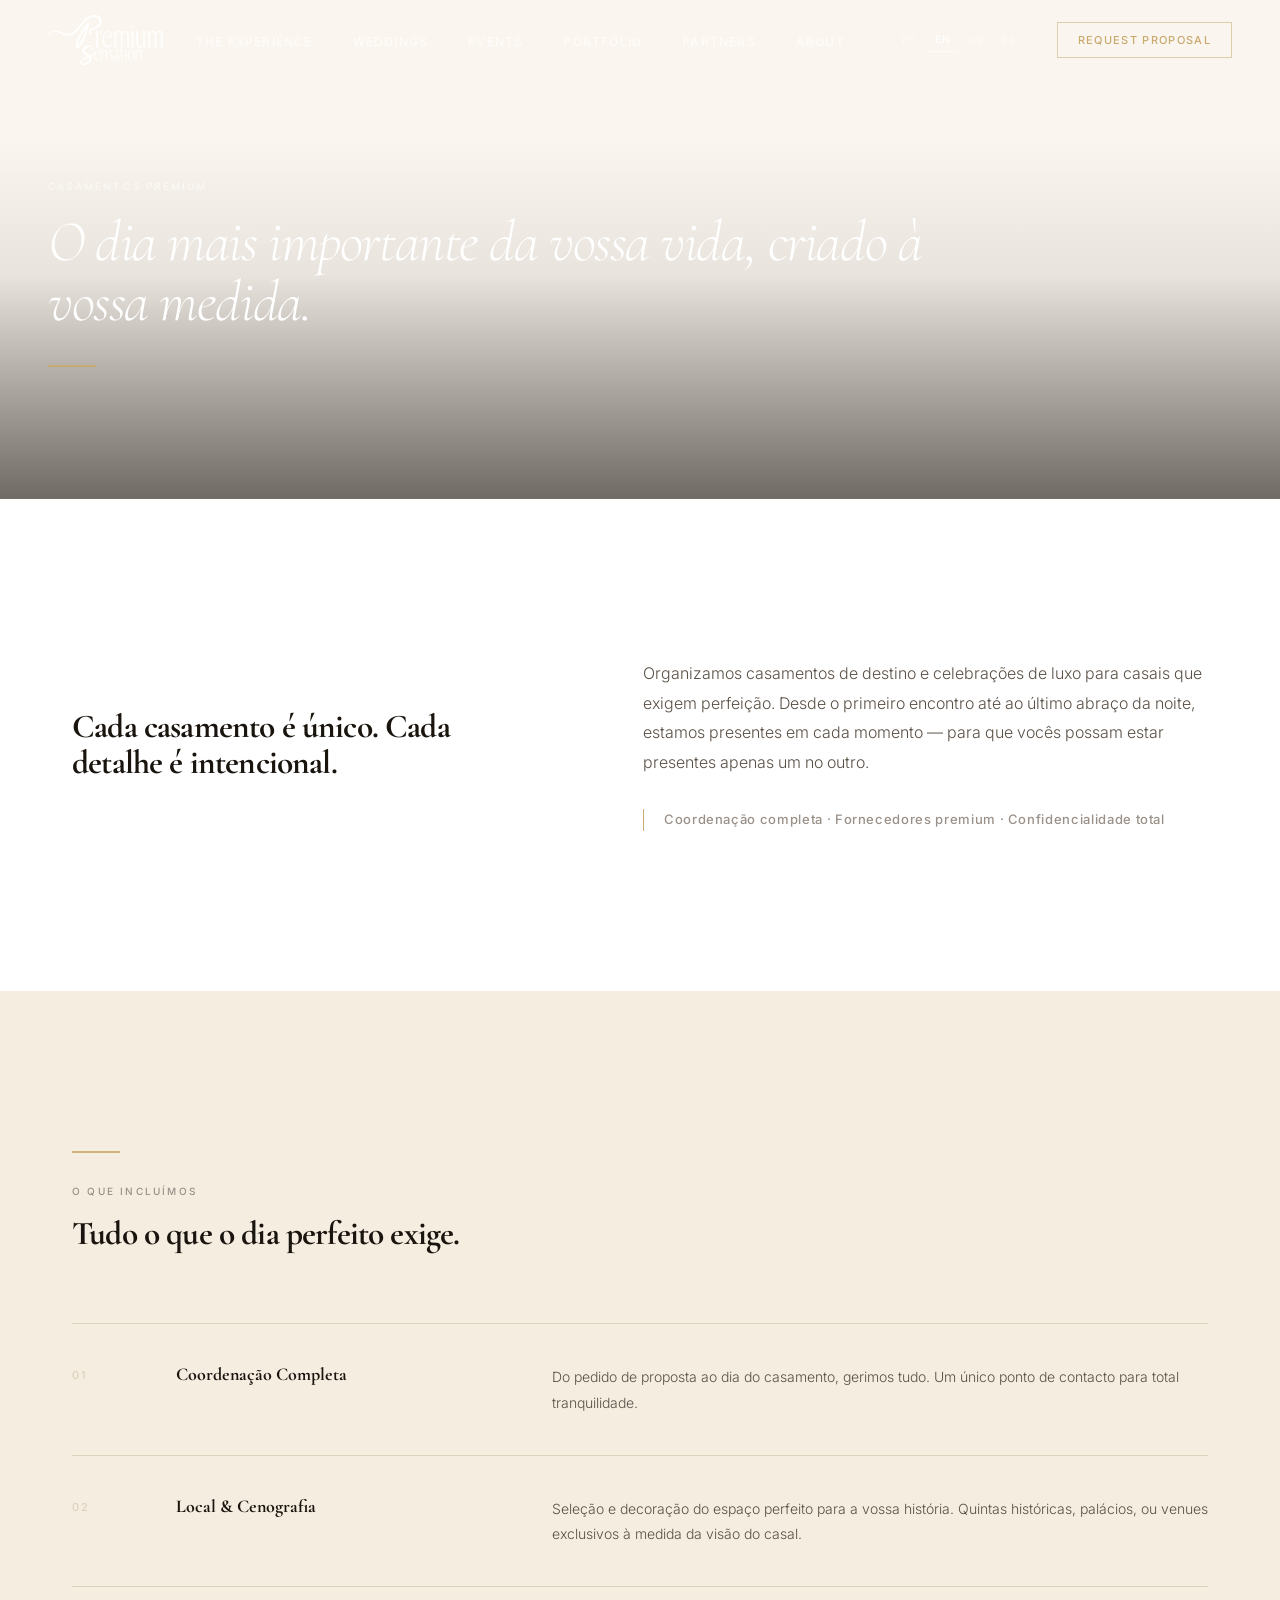
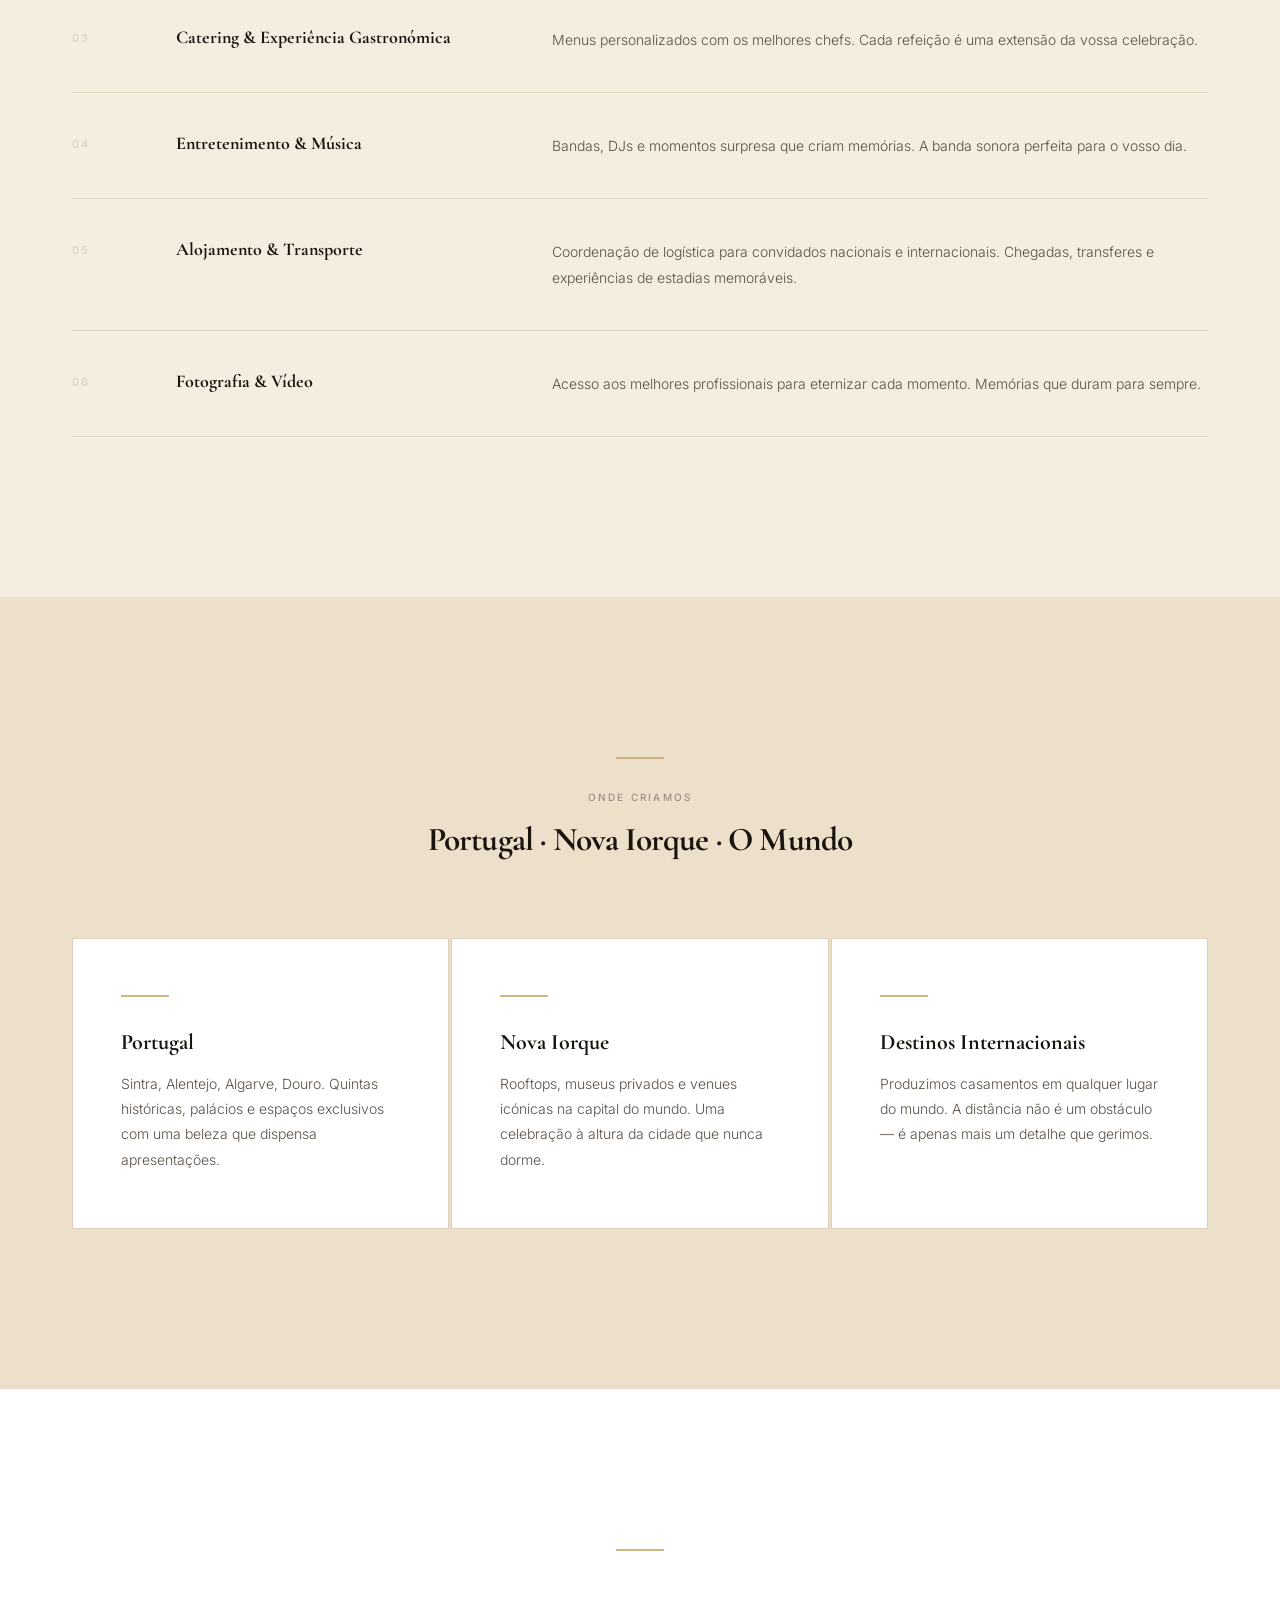
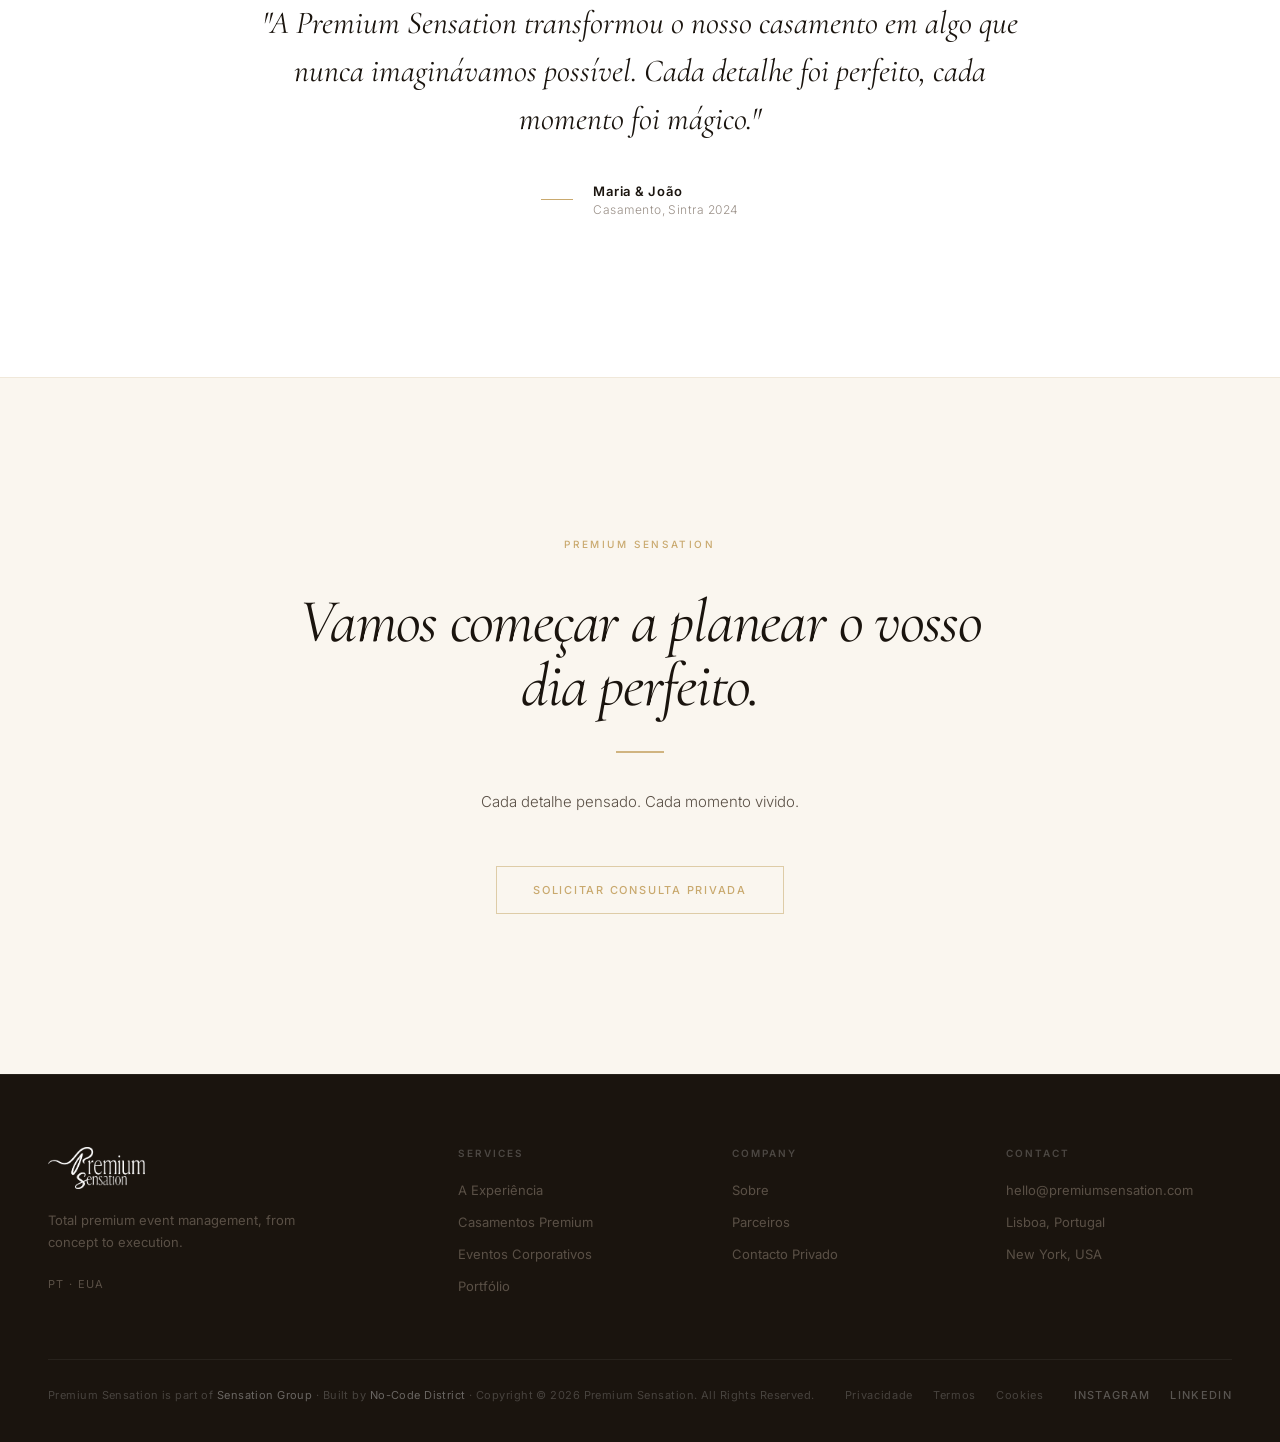
<file: casamentos.html>
<!DOCTYPE html>
<html lang="pt">
<head>
  <meta charset="UTF-8">
  <meta name="viewport" content="width=device-width, initial-scale=1.0">
  <title>Casamentos Premium — Premium Sensation</title>
  <meta name="description" content="Casamentos de destino e celebrações de luxo em Portugal e Nova Iorque. Organização e produção completa com a Premium Sensation.">
  <meta name="robots" content="index, follow">
  <link rel="canonical" href="https://premiumsensation.com/casamentos.html">
  <link rel="alternate" hreflang="pt" href="https://premiumsensation.com/casamentos.html">
  <link rel="alternate" hreflang="en" href="https://premiumsensation.com/casamentos.html">
  <link rel="alternate" hreflang="fr" href="https://premiumsensation.com/casamentos.html">
  <link rel="alternate" hreflang="es" href="https://premiumsensation.com/casamentos.html">
  <link rel="alternate" hreflang="x-default" href="https://premiumsensation.com/casamentos.html">
  <meta property="og:type" content="website">
  <meta property="og:title" content="Casamentos Premium — Premium Sensation">
  <meta property="og:description" content="Casamentos de destino e celebrações de luxo em Portugal e Nova Iorque. Organização e produção completa com a Premium Sensation.">
  <meta property="og:image" content="https://premiumsensation.com/assets/img/og-casamentos.jpg">
  <meta property="og:url" content="https://premiumsensation.com/casamentos.html">
  <meta property="og:locale" content="pt_PT">
  <meta name="twitter:card" content="summary_large_image">
  <meta name="twitter:title" content="Casamentos Premium — Premium Sensation">
  <meta name="twitter:description" content="Casamentos de destino e celebrações de luxo em Portugal e Nova Iorque. Organização e produção completa com a Premium Sensation.">
  <meta name="twitter:image" content="https://premiumsensation.com/assets/img/og-casamentos.jpg">
  <script type="application/ld+json">
  {
    "@context": "https://schema.org",
    "@type": "Organization",
    "name": "Premium Sensation",
    "url": "https://premiumsensation.com"
  }
  </script>
  <link rel="preconnect" href="https://fonts.googleapis.com">
  <link rel="preconnect" href="https://fonts.gstatic.com" crossorigin>
  <link href="https://fonts.googleapis.com/css2?family=Cormorant+Garamond:ital,wght@0,300;0,400;0,600;0,700;1,400;1,600&family=Inter:wght@300;400;500;600&display=swap" rel="stylesheet">
  <link rel="stylesheet" href="assets/css/base.css">
  <link rel="stylesheet" href="assets/css/nav.css">
  <link rel="stylesheet" href="assets/css/footer.css">
  <link rel="stylesheet" href="assets/css/components.css">
</head>
<body>

<!-- ============================================================
     NAVIGATION
============================================================ -->
<nav class="nav" id="nav" role="navigation" aria-label="Principal">
  <div class="nav-inner">
    <a href="index.html" class="nav-logo" aria-label="Premium Sensation — Página inicial">
      <img src="assets/img/premium_sensation_white0.png" alt="Premium Sensation" class="logo-img">
    </a>
    <ul class="nav-links" role="list">
      <li><a href="experiencia.html" data-i18n="nav.experience">A Experiência</a></li>
      <li><a href="casamentos.html" data-i18n="nav.weddings">Casamentos</a></li>
      <li><a href="eventos-corporativos.html" data-i18n="nav.events">Eventos</a></li>
      <li><a href="portfolio.html" data-i18n="nav.portfolio">Portfólio</a></li>
      <li><a href="parceiros.html" data-i18n="nav.partners">Parceiros</a></li>
      <li><a href="sobre.html" data-i18n="nav.about">Sobre</a></li>
    </ul>
    <div class="lang-switcher" aria-label="Selecionar idioma">
      <button data-lang-btn="pt" class="active">PT</button>
      <button data-lang-btn="en">EN</button>
      <button data-lang-btn="fr">FR</button>
      <button data-lang-btn="es">ES</button>
    </div>
    <a href="contacto.html" class="nav-cta" data-i18n="nav.cta">Solicitar Proposta</a>
    <button class="nav-hamburger" id="hamburger" aria-label="Abrir menu" aria-expanded="false">
      <span></span><span></span><span></span>
    </button>
  </div>
</nav>

<!-- ============================================================
     MOBILE MENU
============================================================ -->
<div class="nav-mobile-menu" id="mobile-menu" role="dialog" aria-label="Menu de navegação">
  <a href="experiencia.html" data-i18n="nav.experience">A Experiência</a>
  <a href="casamentos.html" data-i18n="nav.weddings">Casamentos</a>
  <a href="eventos-corporativos.html" data-i18n="nav.events">Eventos</a>
  <a href="portfolio.html" data-i18n="nav.portfolio">Portfólio</a>
  <a href="parceiros.html" data-i18n="nav.partners">Parceiros</a>
  <a href="sobre.html" data-i18n="nav.about">Sobre</a>
  <a href="contacto.html" class="mobile-cta" data-i18n="nav.cta">Solicitar Proposta</a>
  <div class="lang-switcher" aria-label="Selecionar idioma">
    <button data-lang-btn="pt" class="active">PT</button>
    <button data-lang-btn="en">EN</button>
    <button data-lang-btn="fr">FR</button>
    <button data-lang-btn="es">ES</button>
  </div>
</div>

<!-- ============================================================
     PAGE HERO
============================================================ -->
<section class="page-hero" aria-label="Casamentos Premium">
  <div class="page-hero-bg" style="background-image: url('https://images.unsplash.com/photo-1511795409834-ef04bbd61622?w=1800&q=90');" role="img" aria-label="Mesa de casamento de luxo decorada"></div>
  <div class="page-hero-overlay"></div>
  <div class="page-hero-content">
    <p class="page-hero-label" data-i18n="wed.hero.label">Casamentos Premium</p>
    <h1 class="page-hero-title" data-i18n="wed.hero.title">O dia mais importante da vossa vida, criado à vossa medida.</h1>
    <div class="accent-line" style="margin-top:32px;"></div>
  </div>
</section>

<!-- ============================================================
     INTRO — 2-col grid
============================================================ -->
<section class="section-wrap--white ps-section" aria-labelledby="wed-intro-heading">
  <div class="ps-intro-grid reveal">
    <div>
      <h2 id="wed-intro-heading" style="font-family:'Cormorant Garamond',serif;font-size:clamp(24px,2.6vw,38px);font-weight:700;line-height:1.08;letter-spacing:-0.025em;color:var(--black);" data-i18n="wed.intro.quote">Cada casamento é único. Cada detalhe é intencional.</h2>
    </div>
    <div class="reveal reveal-delay-2">
      <p style="font-size:16px;font-weight:300;line-height:1.85;color:var(--gray-600);margin-bottom:32px;" data-i18n="wed.intro.body">Organizamos casamentos de destino e celebrações de luxo para casais que exigem perfeição. Desde o primeiro encontro até ao último abraço da noite, estamos presentes em cada momento — para que vocês possam estar presentes apenas um no outro.</p>
      <p style="font-size:13px;font-weight:500;letter-spacing:0.05em;color:var(--gray-400);line-height:1.65;border-left:1px solid var(--accent);padding-left:20px;" data-i18n="wed.intro.highlight">Coordenação completa · Fornecedores premium · Confidencialidade total</p>
    </div>
  </div>
</section>

<!-- ============================================================
     O QUE INCLUÍMOS — numbered service rows
============================================================ -->
<section class="section-wrap--off ps-section" aria-labelledby="wed-includes-heading">
  <div class="reveal">
    <div class="accent-line"></div>
    <span style="font-family:'Inter',sans-serif;font-size:10px;font-weight:500;letter-spacing:0.22em;text-transform:uppercase;color:var(--gray-400);margin-bottom:20px;display:block;" data-i18n="wed.includes.label">O Que Incluímos</span>
    <h2 id="wed-includes-heading" style="font-family:'Cormorant Garamond',serif;font-size:clamp(22px,2.6vw,40px);font-weight:700;line-height:1.04;letter-spacing:-0.025em;color:var(--black);" data-i18n="wed.includes.title">Tudo o que o dia perfeito exige.</h2>
  </div>

  <div style="margin-top:72px;border-top:1px solid var(--gray-200);">

    <div class="ps-service-row reveal">
      <span style="font-family:'Inter',sans-serif;font-size:11px;font-weight:500;letter-spacing:0.14em;color:var(--gray-200);padding-top:4px;">01</span>
      <h3 style="font-family:'Cormorant Garamond',serif;font-size:18px;font-weight:700;color:var(--black);line-height:1.2;" data-i18n="wed.includes.s1.name">Coordenação Completa</h3>
      <p style="font-size:14px;font-weight:300;line-height:1.8;color:var(--gray-600);" data-i18n="wed.includes.s1.desc">Do pedido de proposta ao dia do casamento, gerimos tudo. Um único ponto de contacto para total tranquilidade.</p>
    </div>

    <div class="ps-service-row reveal">
      <span style="font-family:'Inter',sans-serif;font-size:11px;font-weight:500;letter-spacing:0.14em;color:var(--gray-200);padding-top:4px;">02</span>
      <h3 style="font-family:'Cormorant Garamond',serif;font-size:18px;font-weight:700;color:var(--black);line-height:1.2;" data-i18n="wed.includes.s2.name">Local &amp; Cenografia</h3>
      <p style="font-size:14px;font-weight:300;line-height:1.8;color:var(--gray-600);" data-i18n="wed.includes.s2.desc">Seleção e decoração do espaço perfeito para a vossa história. Quintas históricas, palácios, ou venues exclusivos à medida da visão do casal.</p>
    </div>

    <div class="ps-service-row reveal">
      <span style="font-family:'Inter',sans-serif;font-size:11px;font-weight:500;letter-spacing:0.14em;color:var(--gray-200);padding-top:4px;">03</span>
      <h3 style="font-family:'Cormorant Garamond',serif;font-size:18px;font-weight:700;color:var(--black);line-height:1.2;" data-i18n="wed.includes.s3.name">Catering &amp; Experiência Gastronómica</h3>
      <p style="font-size:14px;font-weight:300;line-height:1.8;color:var(--gray-600);" data-i18n="wed.includes.s3.desc">Menus personalizados com os melhores chefs. Cada refeição é uma extensão da vossa celebração.</p>
    </div>

    <div class="ps-service-row reveal">
      <span style="font-family:'Inter',sans-serif;font-size:11px;font-weight:500;letter-spacing:0.14em;color:var(--gray-200);padding-top:4px;">04</span>
      <h3 style="font-family:'Cormorant Garamond',serif;font-size:18px;font-weight:700;color:var(--black);line-height:1.2;" data-i18n="wed.includes.s4.name">Entretenimento &amp; Música</h3>
      <p style="font-size:14px;font-weight:300;line-height:1.8;color:var(--gray-600);" data-i18n="wed.includes.s4.desc">Bandas, DJs e momentos surpresa que criam memórias. A banda sonora perfeita para o vosso dia.</p>
    </div>

    <div class="ps-service-row reveal">
      <span style="font-family:'Inter',sans-serif;font-size:11px;font-weight:500;letter-spacing:0.14em;color:var(--gray-200);padding-top:4px;">05</span>
      <h3 style="font-family:'Cormorant Garamond',serif;font-size:18px;font-weight:700;color:var(--black);line-height:1.2;" data-i18n="wed.includes.s5.name">Alojamento &amp; Transporte</h3>
      <p style="font-size:14px;font-weight:300;line-height:1.8;color:var(--gray-600);" data-i18n="wed.includes.s5.desc">Coordenação de logística para convidados nacionais e internacionais. Chegadas, transferes e experiências de estadias memoráveis.</p>
    </div>

    <div class="ps-service-row reveal">
      <span style="font-family:'Inter',sans-serif;font-size:11px;font-weight:500;letter-spacing:0.14em;color:var(--gray-200);padding-top:4px;">06</span>
      <h3 style="font-family:'Cormorant Garamond',serif;font-size:18px;font-weight:700;color:var(--black);line-height:1.2;" data-i18n="wed.includes.s6.name">Fotografia &amp; Vídeo</h3>
      <p style="font-size:14px;font-weight:300;line-height:1.8;color:var(--gray-600);" data-i18n="wed.includes.s6.desc">Acesso aos melhores profissionais para eternizar cada momento. Memórias que duram para sempre.</p>
    </div>

  </div>
</section>

<!-- ============================================================
     DESTINOS — dark section with 3-col grid
============================================================ -->
<section class="section-wrap--cream ps-section" aria-labelledby="destinos-heading">
  <div class="reveal" style="text-align:center;max-width:720px;margin:0 auto 80px;">
    <div class="accent-line" style="margin-left:auto;margin-right:auto;"></div>
    <span style="font-family:'Inter',sans-serif;font-size:10px;font-weight:500;letter-spacing:0.22em;text-transform:uppercase;color:var(--gray-400);margin-bottom:20px;display:block;" data-i18n="wed.destinations.label">Onde Criamos</span>
    <h2 id="destinos-heading" style="font-family:'Cormorant Garamond',serif;font-size:clamp(22px,2.6vw,40px);font-weight:700;line-height:1.04;letter-spacing:-0.025em;color:var(--black);" data-i18n="wed.destinations.title">Portugal · Nova Iorque · O Mundo</h2>
  </div>

  <div class="card-grid-3">
    <article style="padding:56px 48px;border:1px solid var(--gray-200);background:var(--white);" class="reveal">
      <div class="accent-line"></div>
      <h3 style="font-family:'Cormorant Garamond',serif;font-size:22px;font-weight:700;color:var(--black);margin-bottom:16px;line-height:1.2;" data-i18n="wed.destinations.d1.title">Portugal</h3>
      <p style="font-size:14px;font-weight:300;line-height:1.8;color:var(--gray-600);" data-i18n="wed.destinations.d1.desc">Sintra, Alentejo, Algarve, Douro. Quintas históricas, palácios e espaços exclusivos com uma beleza que dispensa apresentações.</p>
    </article>
    <article style="padding:56px 48px;border:1px solid var(--gray-200);background:var(--white);" class="reveal reveal-delay-1">
      <div class="accent-line"></div>
      <h3 style="font-family:'Cormorant Garamond',serif;font-size:22px;font-weight:700;color:var(--black);margin-bottom:16px;line-height:1.2;" data-i18n="wed.destinations.d2.title">Nova Iorque</h3>
      <p style="font-size:14px;font-weight:300;line-height:1.8;color:var(--gray-600);" data-i18n="wed.destinations.d2.desc">Rooftops, museus privados e venues icónicas na capital do mundo. Uma celebração à altura da cidade que nunca dorme.</p>
    </article>
    <article style="padding:56px 48px;border:1px solid var(--gray-200);background:var(--white);" class="reveal reveal-delay-2">
      <div class="accent-line"></div>
      <h3 style="font-family:'Cormorant Garamond',serif;font-size:22px;font-weight:700;color:var(--black);margin-bottom:16px;line-height:1.2;" data-i18n="wed.destinations.d3.title">Destinos Internacionais</h3>
      <p style="font-size:14px;font-weight:300;line-height:1.8;color:var(--gray-600);" data-i18n="wed.destinations.d3.desc">Produzimos casamentos em qualquer lugar do mundo. A distância não é um obstáculo — é apenas mais um detalhe que gerimos.</p>
    </article>
  </div>
</section>

<!-- ============================================================
     TESTEMUNHO — single large testimonial
============================================================ -->
<section class="section-wrap--white ps-section" aria-label="Testemunho">
  <div style="max-width:800px;margin:0 auto;text-align:center;" class="reveal">
    <div class="accent-line" style="margin-left:auto;margin-right:auto;margin-bottom:48px;"></div>
    <blockquote>
      <p style="font-family:'Cormorant Garamond',serif;font-size:clamp(20px,2.6vw,32px);font-weight:400;line-height:1.5;color:var(--black);font-style:italic;margin-bottom:40px;" data-i18n="wed.testimonial.quote">"A Premium Sensation transformou o nosso casamento em algo que nunca imaginávamos possível. Cada detalhe foi perfeito, cada momento foi mágico."</p>
      <footer style="display:flex;align-items:center;justify-content:center;gap:20px;">
        <div style="width:32px;height:1px;background:var(--accent);flex-shrink:0;"></div>
        <div style="text-align:left;">
          <p style="font-family:'Inter',sans-serif;font-size:13px;font-weight:600;letter-spacing:0.06em;color:var(--black);" data-i18n="wed.testimonial.author">Maria &amp; João</p>
          <p style="font-family:'Inter',sans-serif;font-size:12px;font-weight:300;color:var(--gray-400);margin-top:3px;letter-spacing:0.04em;" data-i18n="wed.testimonial.company">Casamento, Sintra 2024</p>
        </div>
      </footer>
    </blockquote>
  </div>
</section>

<!-- ============================================================
     FINAL CTA
============================================================ -->
<section class="section-wrap--ivory ps-section" style="text-align:center;border-top:1px solid var(--gray-100);" aria-labelledby="wed-cta-heading">
  <div class="reveal" style="max-width:700px;margin:0 auto;">
    <span style="font-family:'Inter',sans-serif;font-size:10px;font-weight:500;letter-spacing:0.26em;text-transform:uppercase;color:var(--accent);margin-bottom:40px;display:block;">Premium Sensation</span>
    <h2 id="wed-cta-heading" style="font-family:'Cormorant Garamond',serif;font-size:clamp(36px,4.8vw,72px);font-weight:400;font-style:italic;line-height:1.05;letter-spacing:-0.02em;color:var(--black);margin-bottom:32px;" data-i18n="wed.cta.title">Vamos começar a planear o vosso dia perfeito.</h2>
    <div class="accent-line" style="margin-left:auto;margin-right:auto;margin-bottom:36px;"></div>
    <p style="font-family:'Inter',sans-serif;font-size:15px;font-weight:300;color:var(--gray-600);margin-bottom:52px;line-height:1.70;" data-i18n="wed.cta.desc">Cada detalhe pensado. Cada momento vivido.</p>
    <a href="contacto.html" class="btn" data-i18n="wed.cta.btn">Solicitar Consulta Privada</a>
  </div>
</section>

<!-- ============================================================
     FOOTER
============================================================ -->
<footer class="footer" role="contentinfo">
  <div class="footer-top">
    <div>
      <img src="assets/img/premium_sensation_white0.png" alt="Premium Sensation" class="logo-img footer-logo">
      <p class="footer-tagline" data-i18n="footer.tagline">Gestão total de eventos premium, do conceito à execução.</p>
      <p class="footer-locations">PT · EUA</p>
    </div>
    <nav class="footer-col" aria-label="Serviços">
      <p class="footer-col-title" data-i18n="footer.services">Serviços</p>
      <ul>
        <li><a href="experiencia.html">A Experiência</a></li>
        <li><a href="casamentos.html">Casamentos Premium</a></li>
        <li><a href="eventos-corporativos.html">Eventos Corporativos</a></li>
        <li><a href="portfolio.html">Portfólio</a></li>
      </ul>
    </nav>
    <nav class="footer-col" aria-label="Empresa">
      <p class="footer-col-title" data-i18n="footer.company">Empresa</p>
      <ul>
        <li><a href="sobre.html">Sobre</a></li>
        <li><a href="parceiros.html">Parceiros</a></li>
        <li><a href="contacto.html">Contacto Privado</a></li>
      </ul>
    </nav>
    <div class="footer-col">
      <p class="footer-col-title" data-i18n="footer.contact">Contacto</p>
      <ul>
        <li><a href="mailto:hello@premiumsensation.com">hello@premiumsensation.com</a></li>
        <li><a href="#">Lisboa, Portugal</a></li>
        <li><a href="#">New York, USA</a></li>
      </ul>
    </div>
  </div>
  <div class="footer-bottom">
    <p class="footer-copy">Premium Sensation is part of <a href="https://sensationgroup.com" target="_blank" rel="noopener">Sensation Group</a> &middot; Built by <a href="https://nocodedistrict.com" target="_blank" rel="noopener">No-Code District</a> &middot; Copyright &copy; 2026 Premium Sensation. All Rights Reserved.</p>
    <nav class="footer-legal" aria-label="Legal">
      <a href="privacidade.html">Privacidade</a>
      <a href="termos.html">Termos</a>
      <a href="cookies.html">Cookies</a>
    </nav>
    <nav class="footer-socials" aria-label="Redes Sociais">
      <a href="#" aria-label="Instagram">Instagram</a>
      <a href="#" aria-label="LinkedIn">LinkedIn</a>
    </nav>
  </div>
</footer>

<script src="assets/js/i18n.js"></script>
<script src="assets/js/main.js"></script>
<script src="assets/js/content.js"></script>

</body>
</html>
</file>
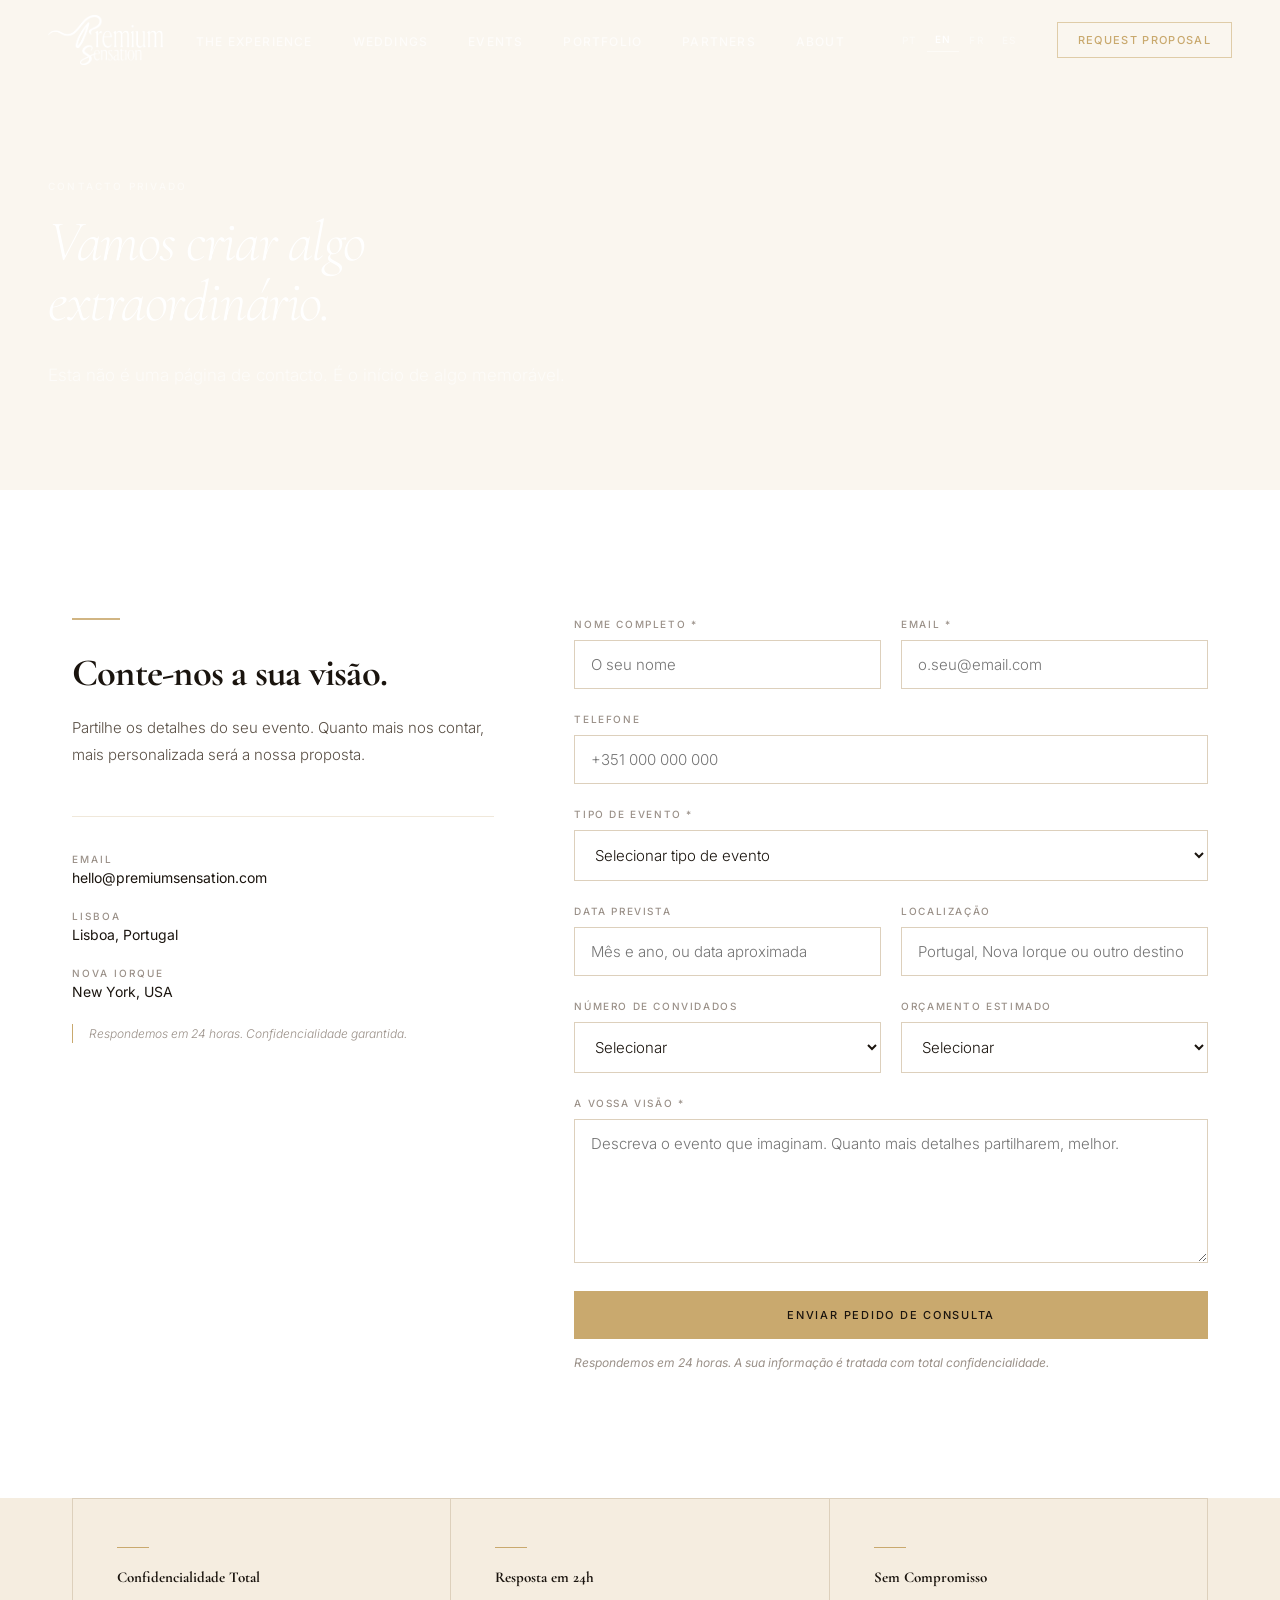
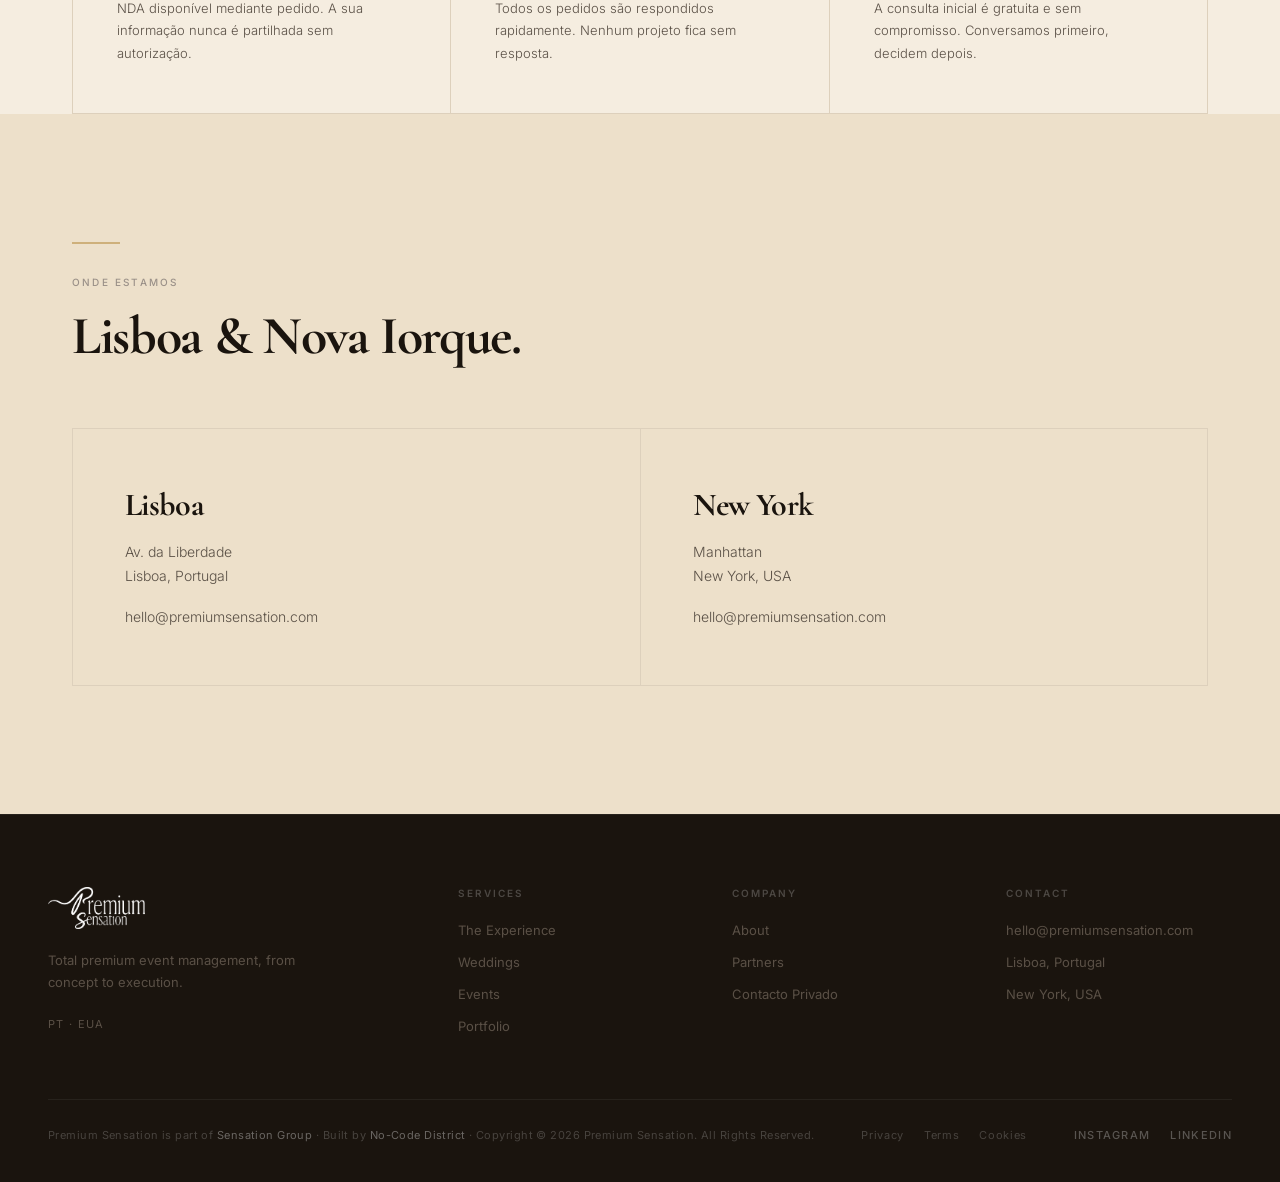
<file: contacto.html>
<!DOCTYPE html>
<html lang="pt">
<head>
  <meta charset="UTF-8">
  <meta name="viewport" content="width=device-width, initial-scale=1.0">
  <title>Contacto Privado — Premium Sensation</title>
  <meta name="description" content="Solicite uma consulta privada com a Premium Sensation. Partilhe a sua visão e criamos algo extraordinário juntos.">
  <meta name="robots" content="index, follow">
  <link rel="canonical" href="https://premiumsensation.com/contacto.html">
  <link rel="alternate" hreflang="pt" href="https://premiumsensation.com/contacto.html">
  <link rel="alternate" hreflang="en" href="https://premiumsensation.com/contacto.html">
  <link rel="alternate" hreflang="fr" href="https://premiumsensation.com/contacto.html">
  <link rel="alternate" hreflang="es" href="https://premiumsensation.com/contacto.html">
  <link rel="alternate" hreflang="x-default" href="https://premiumsensation.com/contacto.html">
  <meta property="og:type" content="website">
  <meta property="og:title" content="Contacto Privado — Premium Sensation">
  <meta property="og:description" content="Solicite uma consulta privada com a Premium Sensation. Partilhe a sua visão e criamos algo extraordinário juntos.">
  <meta property="og:image" content="https://premiumsensation.com/assets/img/og-contacto.jpg">
  <meta property="og:url" content="https://premiumsensation.com/contacto.html">
  <meta property="og:locale" content="pt_PT">
  <meta name="twitter:card" content="summary_large_image">
  <meta name="twitter:title" content="Contacto Privado — Premium Sensation">
  <meta name="twitter:description" content="Solicite uma consulta privada com a Premium Sensation. Partilhe a sua visão e criamos algo extraordinário juntos.">
  <meta name="twitter:image" content="https://premiumsensation.com/assets/img/og-contacto.jpg">
  <script type="application/ld+json">
  {
    "@context": "https://schema.org",
    "@type": "Organization",
    "name": "Premium Sensation",
    "url": "https://premiumsensation.com",
    "description": "Luxury event management — from concept to execution.",
    "contactPoint": {
      "@type": "ContactPoint",
      "email": "hello@premiumsensation.com",
      "contactType": "customer service",
      "availableLanguage": ["Portuguese", "English", "French", "Spanish"]
    },
    "parentOrganization": {
      "@type": "Organization",
      "name": "Sensation Group",
      "url": "https://sensationgroup.com"
    }
  }
  </script>
  <!-- Fonts -->
  <link rel="preconnect" href="https://fonts.googleapis.com">
  <link rel="preconnect" href="https://fonts.gstatic.com" crossorigin>
  <link href="https://fonts.googleapis.com/css2?family=Cormorant+Garamond:ital,wght@0,300;0,400;0,600;0,700;1,400;1,600&family=Inter:wght@300;400;500;600&display=swap" rel="stylesheet">
  <!-- CSS -->
  <link rel="stylesheet" href="assets/css/base.css">
  <link rel="stylesheet" href="assets/css/nav.css">
  <link rel="stylesheet" href="assets/css/footer.css">
  <link rel="stylesheet" href="assets/css/components.css">

  <style>
    /* ── SHARED SECTION UTILITIES ────────────────────────────── */
    .ps-section {
      padding: 128px 72px;
    }

    .ps-section--sm {
      padding: 96px 72px;
    }

    .section-eyebrow {
      font-family: 'Inter', sans-serif;
      font-size: 10px;
      font-weight: 500;
      letter-spacing: 0.22em;
      text-transform: uppercase;
      color: var(--gray-400);
      margin-bottom: 20px;
      display: block;
    }

    .section-eyebrow--light {
      color: rgba(255,255,255,0.3);
    }

    .section-headline {
      font-family: 'Cormorant Garamond', serif;
      font-size: clamp(34px, 4.2vw, 58px);
      font-weight: 700;
      line-height: 1.04;
      letter-spacing: -0.025em;
      color: var(--black);
    }

    .section-headline--light {
      color: var(--white);
    }

    @media (max-width: 1024px) {
      .ps-section { padding: 96px 48px; }
      .ps-section--sm { padding: 72px 48px; }
    }

    @media (max-width: 768px) {
      .ps-section { padding: 80px 28px; }
      .ps-section--sm { padding: 64px 28px; }
    }

    @media (max-width: 480px) {
      .ps-section { padding: 64px 20px; }
      .ps-section--sm { padding: 56px 20px; }
    }

    /* ── CONTACT FORM LAYOUT ─────────────────────────────────── */
    .contact-form-wrap {
      display: grid;
      grid-template-columns: 1fr 1.5fr;
      gap: 80px;
      align-items: start;
    }

    .contact-info-title {
      font-family: 'Cormorant Garamond', serif;
      font-size: clamp(26px, 3vw, 40px);
      font-weight: 700;
      line-height: 1.1;
      letter-spacing: -0.02em;
      color: var(--black);
      margin-bottom: 20px;
    }

    .contact-info-body {
      font-size: 15px;
      font-weight: 300;
      line-height: 1.8;
      color: var(--gray-600);
      margin-bottom: 48px;
    }

    .contact-info-block {
      border-top: 1px solid var(--gray-100);
      padding-top: 36px;
      margin-top: 8px;
    }

    .contact-info-item {
      display: flex;
      flex-direction: column;
      gap: 4px;
      margin-bottom: 24px;
    }

    .contact-info-label {
      font-family: 'Inter', sans-serif;
      font-size: 10px;
      font-weight: 500;
      letter-spacing: 0.2em;
      text-transform: uppercase;
      color: var(--gray-400);
    }

    .contact-info-value {
      font-size: 14px;
      color: var(--black);
      font-weight: 400;
    }

    .contact-info-value a {
      color: var(--black);
      transition: color 0.2s;
    }

    .contact-info-value a:hover {
      color: var(--accent);
    }

    .contact-info-note {
      font-size: 12px;
      font-weight: 300;
      color: var(--gray-400);
      line-height: 1.6;
      border-left: 1px solid var(--accent);
      padding-left: 16px;
      font-style: italic;
    }

    /* ── FORM ──────────────────────────────────────────────── */
    .contact-form {
      /* inherits .form-group, .form-label, .form-input etc. from components.css */
    }

    .form-row-2 {
      display: grid;
      grid-template-columns: 1fr 1fr;
      gap: 20px;
    }

    .form-submit-note {
      font-size: 12px;
      color: var(--gray-400);
      margin-top: 16px;
      font-style: italic;
    }

    .btn--full {
      width: 100%;
      justify-content: center;
    }

    /* Form success message */
    #form-success {
      display: none;
      padding: 24px;
      background: var(--off-white);
      border-left: 2px solid var(--accent);
      margin-top: 24px;
    }

    #form-success p {
      font-size: 14px;
      color: var(--black);
      line-height: 1.65;
    }

    @media (max-width: 1024px) {
      .contact-form-wrap { grid-template-columns: 1fr; gap: 48px; }
      .form-row-2 { grid-template-columns: 1fr; gap: 0; }
    }

    @media (max-width: 768px) {
      .form-row-2 { grid-template-columns: 1fr; }
    }

    /* ── REASSURANCE STRIP ───────────────────────────────────── */
    .reassurance-strip {
      display: grid;
      grid-template-columns: repeat(3, 1fr);
      gap: 0;
      border-top: 1px solid var(--gray-200);
      border-left: 1px solid var(--gray-200);
    }

    .reassurance-item {
      padding: 48px 44px;
      border-bottom: 1px solid var(--gray-200);
      border-right: 1px solid var(--gray-200);
    }

    .reassurance-marker {
      width: 32px;
      height: 1px;
      background: var(--accent);
      margin-bottom: 20px;
    }

    .reassurance-title {
      font-family: 'Cormorant Garamond', serif;
      font-size: 15px;
      font-weight: 700;
      color: var(--black);
      margin-bottom: 10px;
      line-height: 1.25;
    }

    .reassurance-desc {
      font-size: 13px;
      font-weight: 300;
      line-height: 1.75;
      color: var(--gray-600);
    }

    @media (max-width: 768px) {
      .reassurance-strip { grid-template-columns: 1fr; }
      .reassurance-item { padding: 36px 24px; }
    }

    /* ── OFFICES ─────────────────────────────────────────────── */
    .offices-grid {
      display: grid;
      grid-template-columns: 1fr 1fr;
      gap: 0;
      margin-top: 64px;
      border-top: 1px solid var(--gray-200);
      border-left: 1px solid var(--gray-200);
    }

    .office-card {
      padding: 56px 52px;
      border-bottom: 1px solid var(--gray-200);
      border-right: 1px solid var(--gray-200);
    }

    .office-city {
      font-family: 'Cormorant Garamond', serif;
      font-size: 32px;
      font-weight: 700;
      color: var(--black);
      letter-spacing: -0.02em;
      margin-bottom: 16px;
    }

    .office-address {
      font-size: 14px;
      font-weight: 300;
      line-height: 1.75;
      color: var(--gray-600);
    }

    .office-address a {
      color: var(--gray-600);
      transition: color 0.2s;
    }

    .office-address a:hover {
      color: var(--accent);
    }

    @media (max-width: 768px) {
      .offices-grid { grid-template-columns: 1fr; }
      .office-card { padding: 44px 28px; }
    }

    @media (max-width: 480px) {
      .office-card { padding: 36px 20px; }
    }

    /* ── CUSTOM CURSOR ──────────────────────────────────────── */
    @media (hover: hover) and (pointer: fine) {
      *, *::before, *::after { cursor: none !important; }

      #cursor-ring {
        position: fixed;
        top: 0; left: 0;
        width: 38px; height: 38px;
        border: 1px solid rgba(201, 169, 110, 0.5);
        border-radius: 50%;
        pointer-events: none;
        z-index: 9999;
        transform: translate(-50%, -50%);
        transition: width 0.3s ease, height 0.3s ease, border-color 0.3s ease, opacity 0.3s ease;
        will-change: left, top;
      }

      #cursor-dot {
        position: fixed;
        top: 0; left: 0;
        width: 4px; height: 4px;
        background: var(--accent);
        border-radius: 50%;
        pointer-events: none;
        z-index: 9999;
        transform: translate(-50%, -50%);
        will-change: left, top;
      }

      #cursor-ring.hovering {
        width: 58px; height: 58px;
        border-color: var(--accent);
        opacity: 0.85;
      }

      #cursor-ring.hidden,
      #cursor-dot.hidden { opacity: 0; }
    }
  </style>
</head>
<body>

<!-- Custom cursor -->
<div id="cursor-ring"></div>
<div id="cursor-dot"></div>

<!-- ============================================================
     NAVIGATION
============================================================ -->
<nav class="nav" id="nav" role="navigation" aria-label="Principal">
  <div class="nav-inner">
    <a href="index.html" class="nav-logo" aria-label="Premium Sensation — Página inicial">
      <img src="assets/img/premium_sensation_white0.png" alt="Premium Sensation" class="logo-img">
    </a>

    <ul class="nav-links" role="list">
      <li><a href="experiencia.html" data-i18n="nav.experience">A Experiência</a></li>
      <li><a href="casamentos.html" data-i18n="nav.weddings">Casamentos</a></li>
      <li><a href="eventos-corporativos.html" data-i18n="nav.events">Eventos</a></li>
      <li><a href="portfolio.html" data-i18n="nav.portfolio">Portfólio</a></li>
      <li><a href="parceiros.html" data-i18n="nav.partners">Parceiros</a></li>
      <li><a href="sobre.html" data-i18n="nav.about">Sobre</a></li>
    </ul>

    <div class="lang-switcher" aria-label="Selecionar idioma">
      <button data-lang-btn="pt" class="active">PT</button>
      <button data-lang-btn="en">EN</button>
      <button data-lang-btn="fr">FR</button>
      <button data-lang-btn="es">ES</button>
    </div>

    <a href="contacto.html" class="nav-cta" aria-current="page" data-i18n="nav.cta">Solicitar Proposta</a>

    <button class="nav-hamburger" id="hamburger" aria-label="Abrir menu" aria-expanded="false">
      <span></span><span></span><span></span>
    </button>
  </div>
</nav>

<!-- ============================================================
     MOBILE MENU
============================================================ -->
<div class="nav-mobile-menu" id="mobile-menu" role="dialog" aria-label="Menu de navegação">
  <a href="experiencia.html" data-i18n="nav.experience">A Experiência</a>
  <a href="casamentos.html" data-i18n="nav.weddings">Casamentos</a>
  <a href="eventos-corporativos.html" data-i18n="nav.events">Eventos</a>
  <a href="portfolio.html" data-i18n="nav.portfolio">Portfólio</a>
  <a href="parceiros.html" data-i18n="nav.partners">Parceiros</a>
  <a href="sobre.html" data-i18n="nav.about">Sobre</a>
  <a href="contacto.html" class="mobile-cta" data-i18n="nav.cta">Solicitar Proposta</a>
  <div class="lang-switcher" aria-label="Selecionar idioma">
    <button data-lang-btn="pt" class="active">PT</button>
    <button data-lang-btn="en">EN</button>
    <button data-lang-btn="fr">FR</button>
    <button data-lang-btn="es">ES</button>
  </div>
</div>

<!-- ============================================================
     PAGE HERO
============================================================ -->
<header class="page-hero" role="banner">
  <div class="page-hero-content">
    <p class="page-hero-label" data-i18n="contact.hero.label">Contacto Privado</p>
    <h1 class="page-hero-title" data-i18n="contact.hero.title">Vamos criar algo<br>extraordinário.</h1>
    <p class="page-hero-desc" data-i18n="contact.hero.desc">Esta não é uma página de contacto. É o início de algo memorável.</p>
  </div>
</header>

<!-- ============================================================
     FORM SECTION
============================================================ -->
<section class="section-wrap--white ps-section" aria-label="Formulário de contacto">
  <div class="contact-form-wrap">

    <!-- LEFT COLUMN: Context + contact info -->
    <div class="reveal">
      <div class="accent-line"></div>
      <h2 class="contact-info-title" data-i18n="contact.form.heading">Conte-nos a sua visão.</h2>
      <p class="contact-info-body" data-i18n="contact.form.body">Partilhe os detalhes do seu evento. Quanto mais nos contar, mais personalizada será a nossa proposta.</p>

      <div class="contact-info-block">
        <div class="contact-info-item">
          <span class="contact-info-label" data-i18n="contact.info.email.label">Email</span>
          <span class="contact-info-value">
            <a href="mailto:hello@premiumsensation.com">hello@premiumsensation.com</a>
          </span>
        </div>
        <div class="contact-info-item">
          <span class="contact-info-label" data-i18n="contact.info.lisboa.label">Lisboa</span>
          <span class="contact-info-value" data-i18n="contact.info.lisboa.value">Lisboa, Portugal</span>
        </div>
        <div class="contact-info-item">
          <span class="contact-info-label" data-i18n="contact.info.ny.label">Nova Iorque</span>
          <span class="contact-info-value" data-i18n="contact.info.ny.value">New York, USA</span>
        </div>

        <p class="contact-info-note" data-i18n="contact.info.note">Respondemos em 24 horas. Confidencialidade garantida.</p>
      </div>
    </div>

    <!-- RIGHT COLUMN: The form -->
    <div class="reveal reveal-delay-2">
      <form class="contact-form" id="contact-form" novalidate>

        <div class="form-row-2">
          <div class="form-group">
            <label class="form-label" for="field-name" data-i18n="contact.field.name">Nome Completo *</label>
            <input
              type="text"
              id="field-name"
              name="name"
              class="form-input"
              autocomplete="name"
              required
              aria-required="true"
              data-i18n-placeholder="contact.field.name.placeholder"
              placeholder="O seu nome"
            >
          </div>

          <div class="form-group">
            <label class="form-label" for="field-email" data-i18n="contact.field.email">Email *</label>
            <input
              type="email"
              id="field-email"
              name="email"
              class="form-input"
              autocomplete="email"
              required
              aria-required="true"
              data-i18n-placeholder="contact.field.email.placeholder"
              placeholder="o.seu@email.com"
            >
          </div>
        </div>

        <div class="form-group">
          <label class="form-label" for="field-phone" data-i18n="contact.field.phone">Telefone</label>
          <input
            type="tel"
            id="field-phone"
            name="phone"
            class="form-input"
            autocomplete="tel"
            data-i18n-placeholder="contact.field.phone.placeholder"
            placeholder="+351 000 000 000"
          >
        </div>

        <div class="form-group">
          <label class="form-label" for="field-event-type" data-i18n="contact.field.eventType">Tipo de Evento *</label>
          <select
            id="field-event-type"
            name="event_type"
            class="form-select"
            required
            aria-required="true"
          >
            <option value="" disabled selected data-i18n="contact.field.eventType.placeholder">Selecionar tipo de evento</option>
            <option value="casamento" data-i18n="contact.field.eventType.wedding">Casamento</option>
            <option value="gala-corporativa" data-i18n="contact.field.eventType.gala">Gala Corporativa</option>
            <option value="lancamento-marca" data-i18n="contact.field.eventType.launch">Lançamento de Marca</option>
            <option value="jantar-executivo" data-i18n="contact.field.eventType.dinner">Jantar Executivo</option>
            <option value="celebracao-privada" data-i18n="contact.field.eventType.private">Celebração Privada</option>
            <option value="outro" data-i18n="contact.field.eventType.other">Outro</option>
          </select>
        </div>

        <div class="form-row-2">
          <div class="form-group">
            <label class="form-label" for="field-date" data-i18n="contact.field.date">Data Prevista</label>
            <input
              type="text"
              id="field-date"
              name="event_date"
              class="form-input"
              data-i18n-placeholder="contact.field.date.placeholder"
              placeholder="Mês e ano, ou data aproximada"
            >
          </div>

          <div class="form-group">
            <label class="form-label" for="field-location" data-i18n="contact.field.location">Localização</label>
            <input
              type="text"
              id="field-location"
              name="location"
              class="form-input"
              data-i18n-placeholder="contact.field.location.placeholder"
              placeholder="Portugal, Nova Iorque ou outro destino"
            >
          </div>
        </div>

        <div class="form-row-2">
          <div class="form-group">
            <label class="form-label" for="field-guests" data-i18n="contact.field.guests">Número de Convidados</label>
            <select id="field-guests" name="guests" class="form-select">
              <option value="" disabled selected data-i18n="contact.field.guests.placeholder">Selecionar</option>
              <option value="ate-50" data-i18n="contact.field.guests.50">Até 50</option>
              <option value="50-100" data-i18n="contact.field.guests.100">50–100</option>
              <option value="100-200" data-i18n="contact.field.guests.200">100–200</option>
              <option value="200-500" data-i18n="contact.field.guests.500">200–500</option>
              <option value="mais-500" data-i18n="contact.field.guests.500plus">+500</option>
            </select>
          </div>

          <div class="form-group">
            <label class="form-label" for="field-budget" data-i18n="contact.field.budget">Orçamento Estimado</label>
            <select id="field-budget" name="budget" class="form-select">
              <option value="" disabled selected data-i18n="contact.field.budget.placeholder">Selecionar</option>
              <option value="10k-25k" data-i18n="contact.field.budget.10k">€10.000–€25.000</option>
              <option value="25k-50k" data-i18n="contact.field.budget.25k">€25.000–€50.000</option>
              <option value="50k-100k" data-i18n="contact.field.budget.50k">€50.000–€100.000</option>
              <option value="100k-plus" data-i18n="contact.field.budget.100k">+€100.000</option>
              <option value="nao-indicar" data-i18n="contact.field.budget.undisclosed">Prefiro não indicar</option>
            </select>
          </div>
        </div>

        <div class="form-group">
          <label class="form-label" for="field-vision" data-i18n="contact.field.vision">A Vossa Visão *</label>
          <textarea
            id="field-vision"
            name="vision"
            class="form-textarea"
            rows="6"
            required
            aria-required="true"
            data-i18n-placeholder="contact.field.vision.placeholder"
            placeholder="Descreva o evento que imaginam. Quanto mais detalhes partilharem, melhor."
          ></textarea>
        </div>

        <button type="submit" class="btn btn--gold btn--full" data-i18n="contact.field.submit">
          Enviar Pedido de Consulta
        </button>

        <p class="form-submit-note" data-i18n="contact.field.submitNote">
          Respondemos em 24 horas. A sua informação é tratada com total confidencialidade.
        </p>

        <!-- Success message (hidden by default, shown on submit) -->
        <div id="form-success" role="alert" aria-live="polite">
          <p data-i18n="contact.form.success">Obrigado. Recebemos o seu pedido e entraremos em contacto nas próximas 24 horas.</p>
        </div>

      </form>
    </div>

  </div>
</section>

<!-- ============================================================
     REASSURANCE STRIP
============================================================ -->
<section class="section-wrap--off" aria-label="Garantias do serviço">
  <div style="padding: 0 72px 0;">
    <div class="reassurance-strip reveal">
      <div class="reassurance-item">
        <div class="reassurance-marker"></div>
        <h3 class="reassurance-title" data-i18n="contact.reassurance.confidentiality.title">Confidencialidade Total</h3>
        <p class="reassurance-desc" data-i18n="contact.reassurance.confidentiality.desc">NDA disponível mediante pedido. A sua informação nunca é partilhada sem autorização.</p>
      </div>
      <div class="reassurance-item">
        <div class="reassurance-marker"></div>
        <h3 class="reassurance-title" data-i18n="contact.reassurance.response.title">Resposta em 24h</h3>
        <p class="reassurance-desc" data-i18n="contact.reassurance.response.desc">Todos os pedidos são respondidos rapidamente. Nenhum projeto fica sem resposta.</p>
      </div>
      <div class="reassurance-item">
        <div class="reassurance-marker"></div>
        <h3 class="reassurance-title" data-i18n="contact.reassurance.free.title">Sem Compromisso</h3>
        <p class="reassurance-desc" data-i18n="contact.reassurance.free.desc">A consulta inicial é gratuita e sem compromisso. Conversamos primeiro, decidem depois.</p>
      </div>
    </div>
  </div>
  <style>
    @media (max-width: 1024px) {
      section[aria-label="Garantias do serviço"] > div:first-child { padding: 0 48px 0; }
    }
    @media (max-width: 768px) {
      section[aria-label="Garantias do serviço"] > div:first-child { padding: 0 28px 0; }
    }
    @media (max-width: 480px) {
      section[aria-label="Garantias do serviço"] > div:first-child { padding: 0 20px 0; }
    }
  </style>
</section>

<!-- ============================================================
     OFFICES
============================================================ -->
<section class="section-wrap--cream ps-section" aria-label="Escritórios">
  <div class="reveal">
    <div class="accent-line"></div>
    <span class="section-eyebrow" data-i18n="contact.offices.label">Onde Estamos</span>
    <h2 class="section-headline" data-i18n="contact.offices.title">Lisboa &amp; Nova Iorque.</h2>
  </div>

  <div class="offices-grid">
    <div class="office-card reveal">
      <h3 class="office-city">Lisboa</h3>
      <address class="office-address" style="font-style:normal;">
        <p data-i18n="contact.office.lisboa.address">Av. da Liberdade<br>Lisboa, Portugal</p>
        <p style="margin-top:16px;">
          <a href="mailto:hello@premiumsensation.com">hello@premiumsensation.com</a>
        </p>
      </address>
    </div>
    <div class="office-card reveal reveal-delay-1">
      <h3 class="office-city">New York</h3>
      <address class="office-address" style="font-style:normal;">
        <p data-i18n="contact.office.ny.address">Manhattan<br>New York, USA</p>
        <p style="margin-top:16px;">
          <a href="mailto:hello@premiumsensation.com">hello@premiumsensation.com</a>
        </p>
      </address>
    </div>
  </div>
</section>

<!-- ============================================================
     FOOTER
============================================================ -->
<footer class="footer" role="contentinfo">
  <div class="footer-top">
    <div>
      <img src="assets/img/premium_sensation_white0.png" alt="Premium Sensation" class="logo-img footer-logo">
      <p class="footer-tagline" data-i18n="footer.tagline">Gestão total de eventos premium, do conceito à execução.</p>
      <p class="footer-locations">PT · EUA</p>
    </div>
    <nav class="footer-col" aria-label="Serviços">
      <p class="footer-col-title" data-i18n="footer.services">Serviços</p>
      <ul>
        <li><a href="experiencia.html" data-i18n="nav.experience">A Experiência</a></li>
        <li><a href="casamentos.html" data-i18n="nav.weddings">Casamentos Premium</a></li>
        <li><a href="eventos-corporativos.html" data-i18n="nav.events">Eventos Corporativos</a></li>
        <li><a href="portfolio.html" data-i18n="nav.portfolio">Portfólio</a></li>
      </ul>
    </nav>
    <nav class="footer-col" aria-label="Empresa">
      <p class="footer-col-title" data-i18n="footer.company">Empresa</p>
      <ul>
        <li><a href="sobre.html" data-i18n="nav.about">Sobre</a></li>
        <li><a href="parceiros.html" data-i18n="nav.partners">Parceiros</a></li>
        <li><a href="contacto.html">Contacto Privado</a></li>
      </ul>
    </nav>
    <div class="footer-col">
      <p class="footer-col-title" data-i18n="footer.contact">Contacto</p>
      <ul>
        <li><a href="mailto:hello@premiumsensation.com">hello@premiumsensation.com</a></li>
        <li><a href="#">Lisboa, Portugal</a></li>
        <li><a href="#">New York, USA</a></li>
      </ul>
    </div>
  </div>
  <div class="footer-bottom">
    <p class="footer-copy">Premium Sensation is part of <a href="https://sensationgroup.com" target="_blank" rel="noopener">Sensation Group</a> &middot; Built by <a href="https://nocodedistrict.com" target="_blank" rel="noopener">No-Code District</a> &middot; Copyright &copy; 2026 Premium Sensation. All Rights Reserved.</p>
    <nav class="footer-legal" aria-label="Legal">
      <a href="privacidade.html" data-i18n="footer.privacy">Privacidade</a>
      <a href="termos.html" data-i18n="footer.terms">Termos</a>
      <a href="cookies.html" data-i18n="footer.cookies">Cookies</a>
    </nav>
    <nav class="footer-socials" aria-label="Redes Sociais">
      <a href="#" aria-label="Instagram">Instagram</a>
      <a href="#" aria-label="LinkedIn">LinkedIn</a>
    </nav>
  </div>
</footer>

<!-- Scripts -->
<script src="assets/js/i18n.js"></script>
<script src="assets/js/main.js"></script>
<script src="assets/js/content.js"></script>

<script>
(function () {

  /* ── FORM SUBMISSION ────────────────────────────────────── */
  var form    = document.getElementById('contact-form');
  var success = document.getElementById('form-success');

  if (form) {
    form.addEventListener('submit', function (e) {
      e.preventDefault();

      // Basic validation: check required fields
      var requiredFields = form.querySelectorAll('[required]');
      var valid = true;

      requiredFields.forEach(function (field) {
        field.style.borderColor = '';
        if (!field.value.trim()) {
          field.style.borderColor = '#c0392b';
          valid = false;
        }
      });

      if (!valid) return;

      // Simulate submission (replace with actual endpoint)
      var submitBtn = form.querySelector('[type="submit"]');
      if (submitBtn) {
        submitBtn.textContent = '…';
        submitBtn.disabled = true;
      }

      setTimeout(function () {
        if (submitBtn) {
          submitBtn.style.display = 'none';
        }
        if (success) {
          success.style.display = 'block';
        }
        form.querySelectorAll('.form-group').forEach(function (g) {
          g.style.opacity = '0.35';
          g.style.pointerEvents = 'none';
        });
      }, 900);
    });

    // Clear validation styling on input
    form.querySelectorAll('[required]').forEach(function (field) {
      field.addEventListener('input', function () {
        field.style.borderColor = '';
      });
    });
  }

  /* ── CUSTOM CURSOR ─────────────────────────────────────── */
  var ring = document.getElementById('cursor-ring');
  var dot  = document.getElementById('cursor-dot');
  if (ring && dot && window.matchMedia('(hover: hover) and (pointer: fine)').matches) {
    var rx = 0, ry = 0, mx = 0, my = 0, cursorStarted = false;

    document.addEventListener('mousemove', function (e) {
      mx = e.clientX; my = e.clientY;
      dot.style.left = mx + 'px';
      dot.style.top  = my + 'px';
      if (!cursorStarted) {
        cursorStarted = true;
        ring.classList.remove('hidden');
        dot.classList.remove('hidden');
        loop();
      }
    });

    document.addEventListener('mouseleave', function () {
      ring.classList.add('hidden');
      dot.classList.add('hidden');
    });

    document.addEventListener('mouseenter', function () {
      ring.classList.remove('hidden');
      dot.classList.remove('hidden');
    });

    function loop() {
      rx += (mx - rx) * 0.11;
      ry += (my - ry) * 0.11;
      ring.style.left = rx + 'px';
      ring.style.top  = ry + 'px';
      requestAnimationFrame(loop);
    }

    document.querySelectorAll('a, button, [role="button"]').forEach(function (el) {
      el.addEventListener('mouseenter', function () { ring.classList.add('hovering'); });
      el.addEventListener('mouseleave', function () { ring.classList.remove('hovering'); });
    });

    ring.classList.add('hidden');
    dot.classList.add('hidden');
  }

}());
</script>
</body>
</html>
</file>
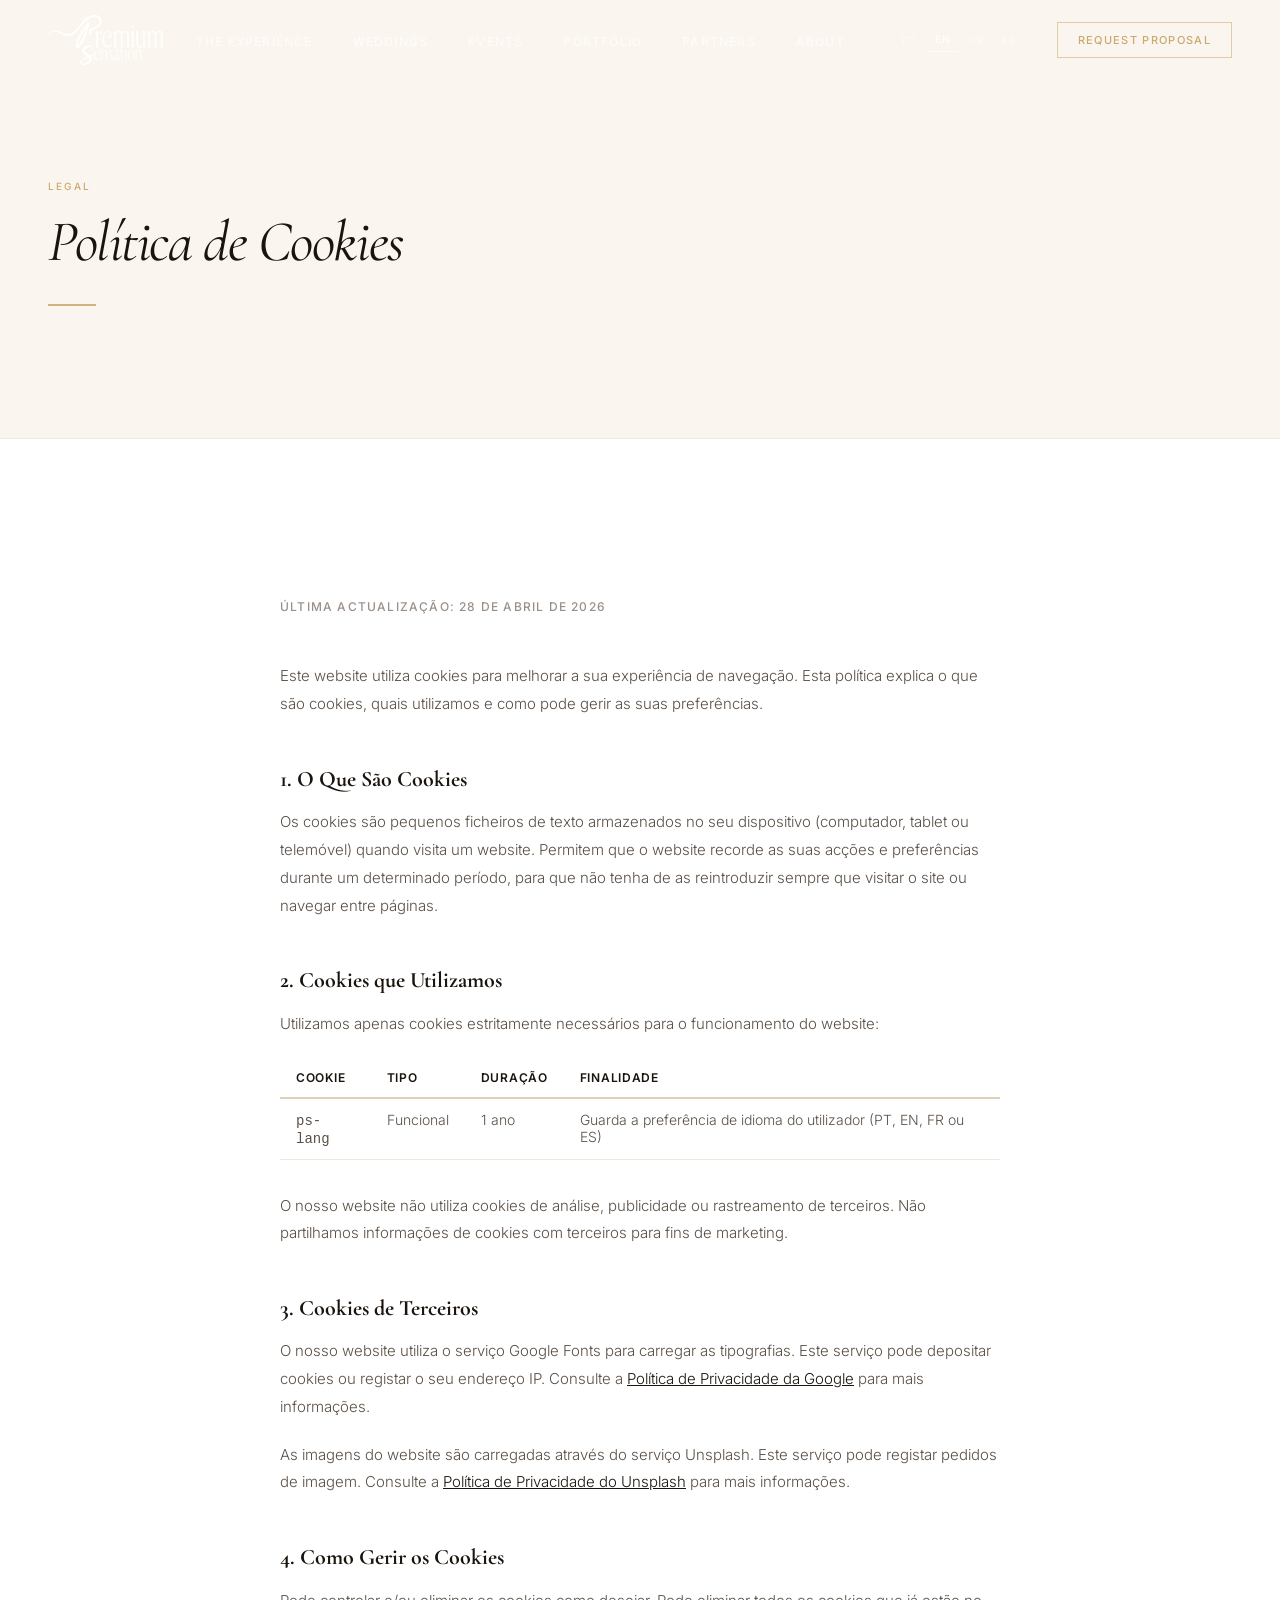
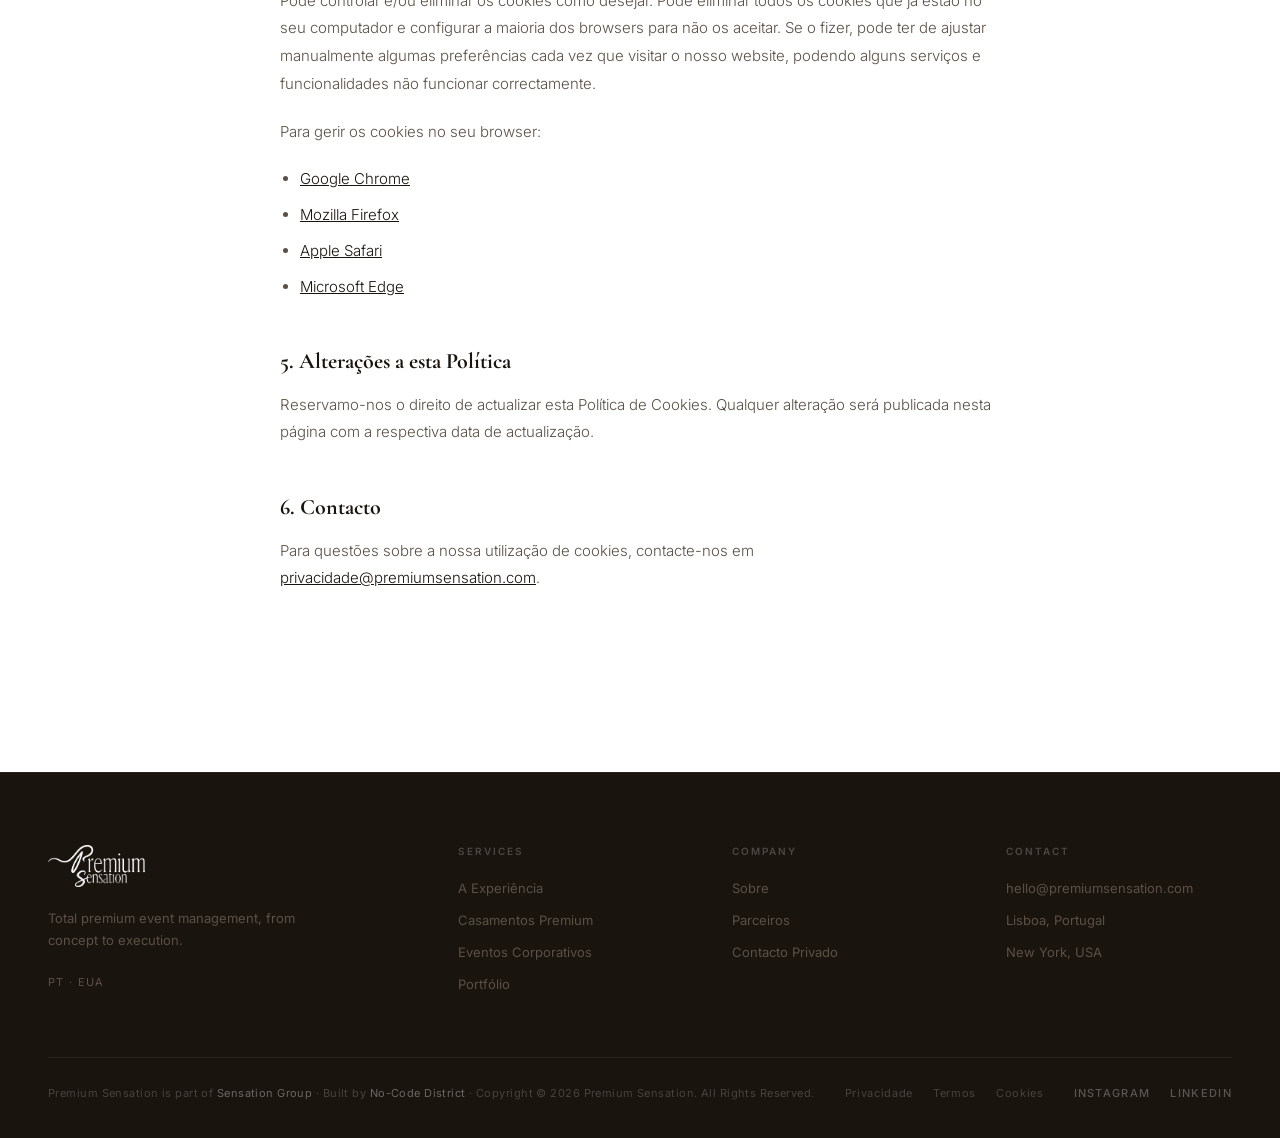
<file: cookies.html>
<!DOCTYPE html>
<html lang="pt">
<head>
  <meta charset="UTF-8">
  <meta name="viewport" content="width=device-width, initial-scale=1.0">
  <title>Política de Cookies — Premium Sensation</title>
  <meta name="description" content="Política de cookies do website Premium Sensation. Como utilizamos cookies e como pode gerir as suas preferências.">
  <meta name="robots" content="noindex, follow">
  <link rel="canonical" href="https://premiumsensation.com/cookies.html">
  <link rel="preconnect" href="https://fonts.googleapis.com">
  <link rel="preconnect" href="https://fonts.gstatic.com" crossorigin>
  <link href="https://fonts.googleapis.com/css2?family=Cormorant+Garamond:ital,wght@0,300;0,400;0,600;0,700;1,400;1,600&family=Inter:wght@300;400;500;600&display=swap" rel="stylesheet">
  <link rel="stylesheet" href="assets/css/base.css">
  <link rel="stylesheet" href="assets/css/nav.css">
  <link rel="stylesheet" href="assets/css/footer.css">
  <link rel="stylesheet" href="assets/css/components.css">

  <style>
    .legal-content { max-width: 720px; margin: 0 auto; }
    .legal-content h2 { font-family: 'Cormorant Garamond', serif; font-size: 22px; font-weight: 700; color: var(--black); margin: 48px 0 16px; line-height: 1.2; }
    .legal-content h3 { font-family: 'Inter', sans-serif; font-size: 14px; font-weight: 600; color: var(--black); margin: 28px 0 10px; text-transform: uppercase; letter-spacing: 0.08em; }
    .legal-content p { font-size: 15px; font-weight: 300; line-height: 1.85; color: var(--gray-600); margin-bottom: 20px; }
    .legal-content ul { font-size: 15px; font-weight: 300; line-height: 1.85; color: var(--gray-600); margin-bottom: 20px; padding-left: 20px; }
    .legal-content ul li { margin-bottom: 8px; }
    .legal-content a { color: var(--black); text-decoration: underline; }
    .legal-content table { width: 100%; border-collapse: collapse; margin-bottom: 32px; font-size: 14px; }
    .legal-content table th { font-weight: 600; font-family: 'Inter', sans-serif; text-align: left; padding: 12px 16px; border-bottom: 2px solid var(--gray-200); color: var(--black); font-size: 12px; text-transform: uppercase; letter-spacing: 0.06em; }
    .legal-content table td { padding: 12px 16px; border-bottom: 1px solid var(--gray-100); color: var(--gray-600); font-weight: 300; vertical-align: top; }
    .legal-date { font-size: 12px; font-weight: 500; letter-spacing: 0.1em; text-transform: uppercase; color: var(--gray-400); margin-bottom: 48px; display: block; }
  </style>
</head>
<body>

<!-- NAVIGATION -->
<nav class="nav" id="nav" role="navigation" aria-label="Principal">
  <div class="nav-inner">
    <a href="index.html" class="nav-logo" aria-label="Premium Sensation — Página inicial">
      <img src="assets/img/premium_sensation_white0.png" alt="Premium Sensation" class="logo-img">
    </a>
    <ul class="nav-links" role="list">
      <li><a href="experiencia.html" data-i18n="nav.experience">A Experiência</a></li>
      <li><a href="casamentos.html" data-i18n="nav.weddings">Casamentos</a></li>
      <li><a href="eventos-corporativos.html" data-i18n="nav.events">Eventos</a></li>
      <li><a href="portfolio.html" data-i18n="nav.portfolio">Portfólio</a></li>
      <li><a href="parceiros.html" data-i18n="nav.partners">Parceiros</a></li>
      <li><a href="sobre.html" data-i18n="nav.about">Sobre</a></li>
    </ul>
    <div class="lang-switcher" aria-label="Selecionar idioma">
      <button data-lang-btn="pt" class="active">PT</button>
      <button data-lang-btn="en">EN</button>
      <button data-lang-btn="fr">FR</button>
      <button data-lang-btn="es">ES</button>
    </div>
    <a href="contacto.html" class="nav-cta" data-i18n="nav.cta">Solicitar Proposta</a>
    <button class="nav-hamburger" id="hamburger" aria-label="Abrir menu" aria-expanded="false">
      <span></span><span></span><span></span>
    </button>
  </div>
</nav>

<!-- MOBILE MENU -->
<div class="nav-mobile-menu" id="mobile-menu" role="dialog" aria-label="Menu de navegação">
  <a href="experiencia.html" data-i18n="nav.experience">A Experiência</a>
  <a href="casamentos.html" data-i18n="nav.weddings">Casamentos</a>
  <a href="eventos-corporativos.html" data-i18n="nav.events">Eventos</a>
  <a href="portfolio.html" data-i18n="nav.portfolio">Portfólio</a>
  <a href="parceiros.html" data-i18n="nav.partners">Parceiros</a>
  <a href="sobre.html" data-i18n="nav.about">Sobre</a>
  <a href="contacto.html" class="mobile-cta" data-i18n="nav.cta">Solicitar Proposta</a>
  <div class="lang-switcher" aria-label="Selecionar idioma">
    <button data-lang-btn="pt" class="active">PT</button>
    <button data-lang-btn="en">EN</button>
    <button data-lang-btn="fr">FR</button>
    <button data-lang-btn="es">ES</button>
  </div>
</div>

<!-- PAGE HERO -->
<section class="page-hero" aria-label="Política de Cookies" style="background:var(--ivory);border-bottom:1px solid var(--gray-100);">
  <div class="page-hero-content">
    <p class="page-hero-label" style="color:var(--accent);">Legal</p>
    <h1 class="page-hero-title" style="color:var(--black);font-weight:400;font-style:italic;">Política de Cookies</h1>
    <div class="accent-line" style="margin-top:32px;"></div>
  </div>
</section>

<!-- LEGAL CONTENT -->
<section class="section-wrap--white ps-section">
  <div class="legal-content">
    <span class="legal-date">Última actualização: 28 de Abril de 2026</span>

    <p>Este website utiliza cookies para melhorar a sua experiência de navegação. Esta política explica o que são cookies, quais utilizamos e como pode gerir as suas preferências.</p>

    <h2>1. O Que São Cookies</h2>
    <p>Os cookies são pequenos ficheiros de texto armazenados no seu dispositivo (computador, tablet ou telemóvel) quando visita um website. Permitem que o website recorde as suas acções e preferências durante um determinado período, para que não tenha de as reintroduzir sempre que visitar o site ou navegar entre páginas.</p>

    <h2>2. Cookies que Utilizamos</h2>
    <p>Utilizamos apenas cookies estritamente necessários para o funcionamento do website:</p>

    <table>
      <thead>
        <tr>
          <th>Cookie</th>
          <th>Tipo</th>
          <th>Duração</th>
          <th>Finalidade</th>
        </tr>
      </thead>
      <tbody>
        <tr>
          <td><code>ps-lang</code></td>
          <td>Funcional</td>
          <td>1 ano</td>
          <td>Guarda a preferência de idioma do utilizador (PT, EN, FR ou ES)</td>
        </tr>
      </tbody>
    </table>

    <p>O nosso website não utiliza cookies de análise, publicidade ou rastreamento de terceiros. Não partilhamos informações de cookies com terceiros para fins de marketing.</p>

    <h2>3. Cookies de Terceiros</h2>
    <p>O nosso website utiliza o serviço Google Fonts para carregar as tipografias. Este serviço pode depositar cookies ou registar o seu endereço IP. Consulte a <a href="https://policies.google.com/privacy" target="_blank" rel="noopener">Política de Privacidade da Google</a> para mais informações.</p>
    <p>As imagens do website são carregadas através do serviço Unsplash. Este serviço pode registar pedidos de imagem. Consulte a <a href="https://unsplash.com/privacy" target="_blank" rel="noopener">Política de Privacidade do Unsplash</a> para mais informações.</p>

    <h2>4. Como Gerir os Cookies</h2>
    <p>Pode controlar e/ou eliminar os cookies como desejar. Pode eliminar todos os cookies que já estão no seu computador e configurar a maioria dos browsers para não os aceitar. Se o fizer, pode ter de ajustar manualmente algumas preferências cada vez que visitar o nosso website, podendo alguns serviços e funcionalidades não funcionar correctamente.</p>
    <p>Para gerir os cookies no seu browser:</p>
    <ul>
      <li><a href="https://support.google.com/chrome/answer/95647" target="_blank" rel="noopener">Google Chrome</a></li>
      <li><a href="https://support.mozilla.org/pt-PT/kb/cookies-informacao-sites-guardam-computador" target="_blank" rel="noopener">Mozilla Firefox</a></li>
      <li><a href="https://support.apple.com/pt-pt/guide/safari/sfri11471/mac" target="_blank" rel="noopener">Apple Safari</a></li>
      <li><a href="https://support.microsoft.com/pt-pt/windows/eliminar-e-gerir-cookies-168dab11-0753-043d-7c16-ede5947fc64d" target="_blank" rel="noopener">Microsoft Edge</a></li>
    </ul>

    <h2>5. Alterações a esta Política</h2>
    <p>Reservamo-nos o direito de actualizar esta Política de Cookies. Qualquer alteração será publicada nesta página com a respectiva data de actualização.</p>

    <h2>6. Contacto</h2>
    <p>Para questões sobre a nossa utilização de cookies, contacte-nos em <a href="mailto:privacidade@premiumsensation.com">privacidade@premiumsensation.com</a>.</p>
  </div>
</section>

<!-- FOOTER -->
<footer class="footer" role="contentinfo">
  <div class="footer-top">
    <div>
      <img src="assets/img/premium_sensation_white0.png" alt="Premium Sensation" class="logo-img footer-logo">
      <p class="footer-tagline" data-i18n="footer.tagline">Gestão total de eventos premium, do conceito à execução.</p>
      <p class="footer-locations">PT · EUA</p>
    </div>
    <nav class="footer-col" aria-label="Serviços">
      <p class="footer-col-title" data-i18n="footer.services">Serviços</p>
      <ul>
        <li><a href="experiencia.html">A Experiência</a></li>
        <li><a href="casamentos.html">Casamentos Premium</a></li>
        <li><a href="eventos-corporativos.html">Eventos Corporativos</a></li>
        <li><a href="portfolio.html">Portfólio</a></li>
      </ul>
    </nav>
    <nav class="footer-col" aria-label="Empresa">
      <p class="footer-col-title" data-i18n="footer.company">Empresa</p>
      <ul>
        <li><a href="sobre.html">Sobre</a></li>
        <li><a href="parceiros.html">Parceiros</a></li>
        <li><a href="contacto.html">Contacto Privado</a></li>
      </ul>
    </nav>
    <div class="footer-col">
      <p class="footer-col-title" data-i18n="footer.contact">Contacto</p>
      <ul>
        <li><a href="mailto:hello@premiumsensation.com">hello@premiumsensation.com</a></li>
        <li><a href="#">Lisboa, Portugal</a></li>
        <li><a href="#">New York, USA</a></li>
      </ul>
    </div>
  </div>
  <div class="footer-bottom">
    <p class="footer-copy">Premium Sensation is part of <a href="https://sensationgroup.com" target="_blank" rel="noopener">Sensation Group</a> &middot; Built by <a href="https://nocodedistrict.com" target="_blank" rel="noopener">No-Code District</a> &middot; Copyright &copy; 2026 Premium Sensation. All Rights Reserved.</p>
    <nav class="footer-legal" aria-label="Legal">
      <a href="privacidade.html">Privacidade</a>
      <a href="termos.html">Termos</a>
      <a href="cookies.html">Cookies</a>
    </nav>
    <nav class="footer-socials" aria-label="Redes Sociais">
      <a href="#" aria-label="Instagram">Instagram</a>
      <a href="#" aria-label="LinkedIn">LinkedIn</a>
    </nav>
  </div>
</footer>

<script src="assets/js/i18n.js"></script>
<script src="assets/js/main.js"></script>
<script src="assets/js/content.js"></script>

</body>
</html>
</file>
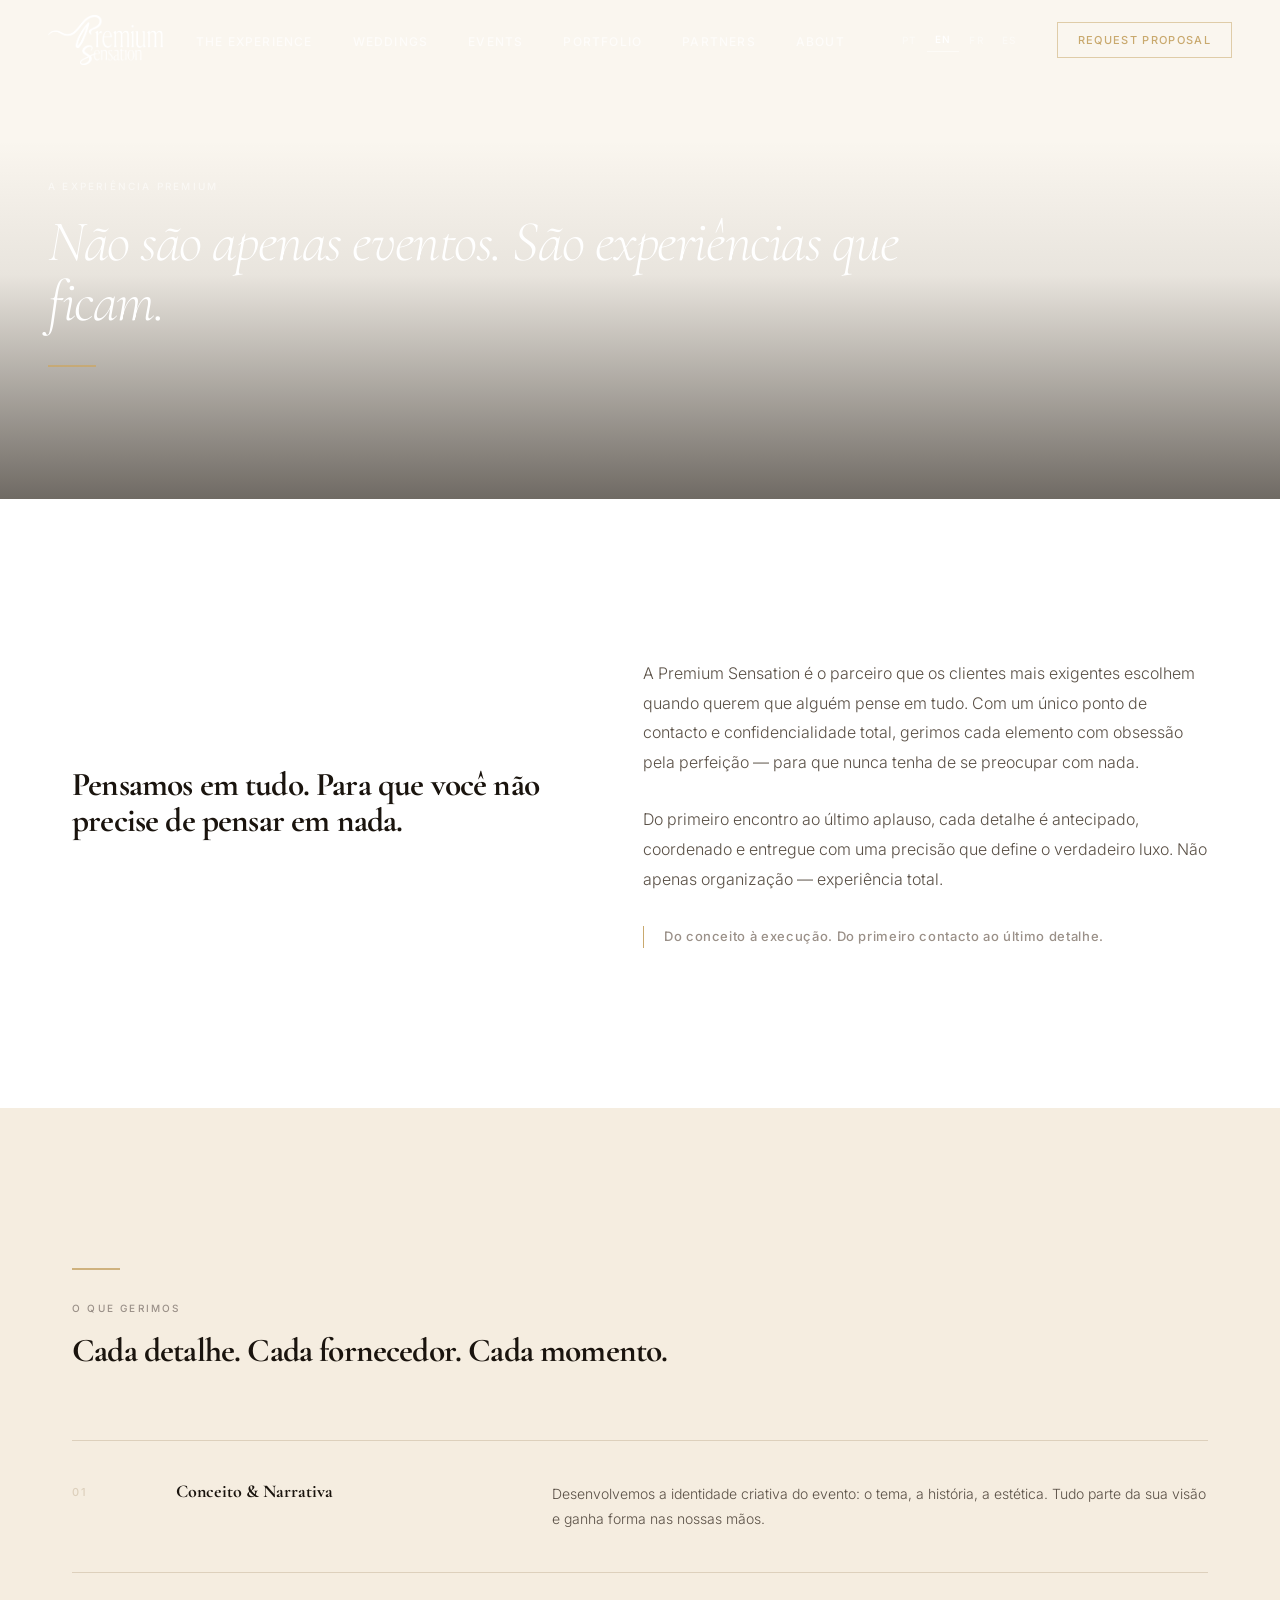
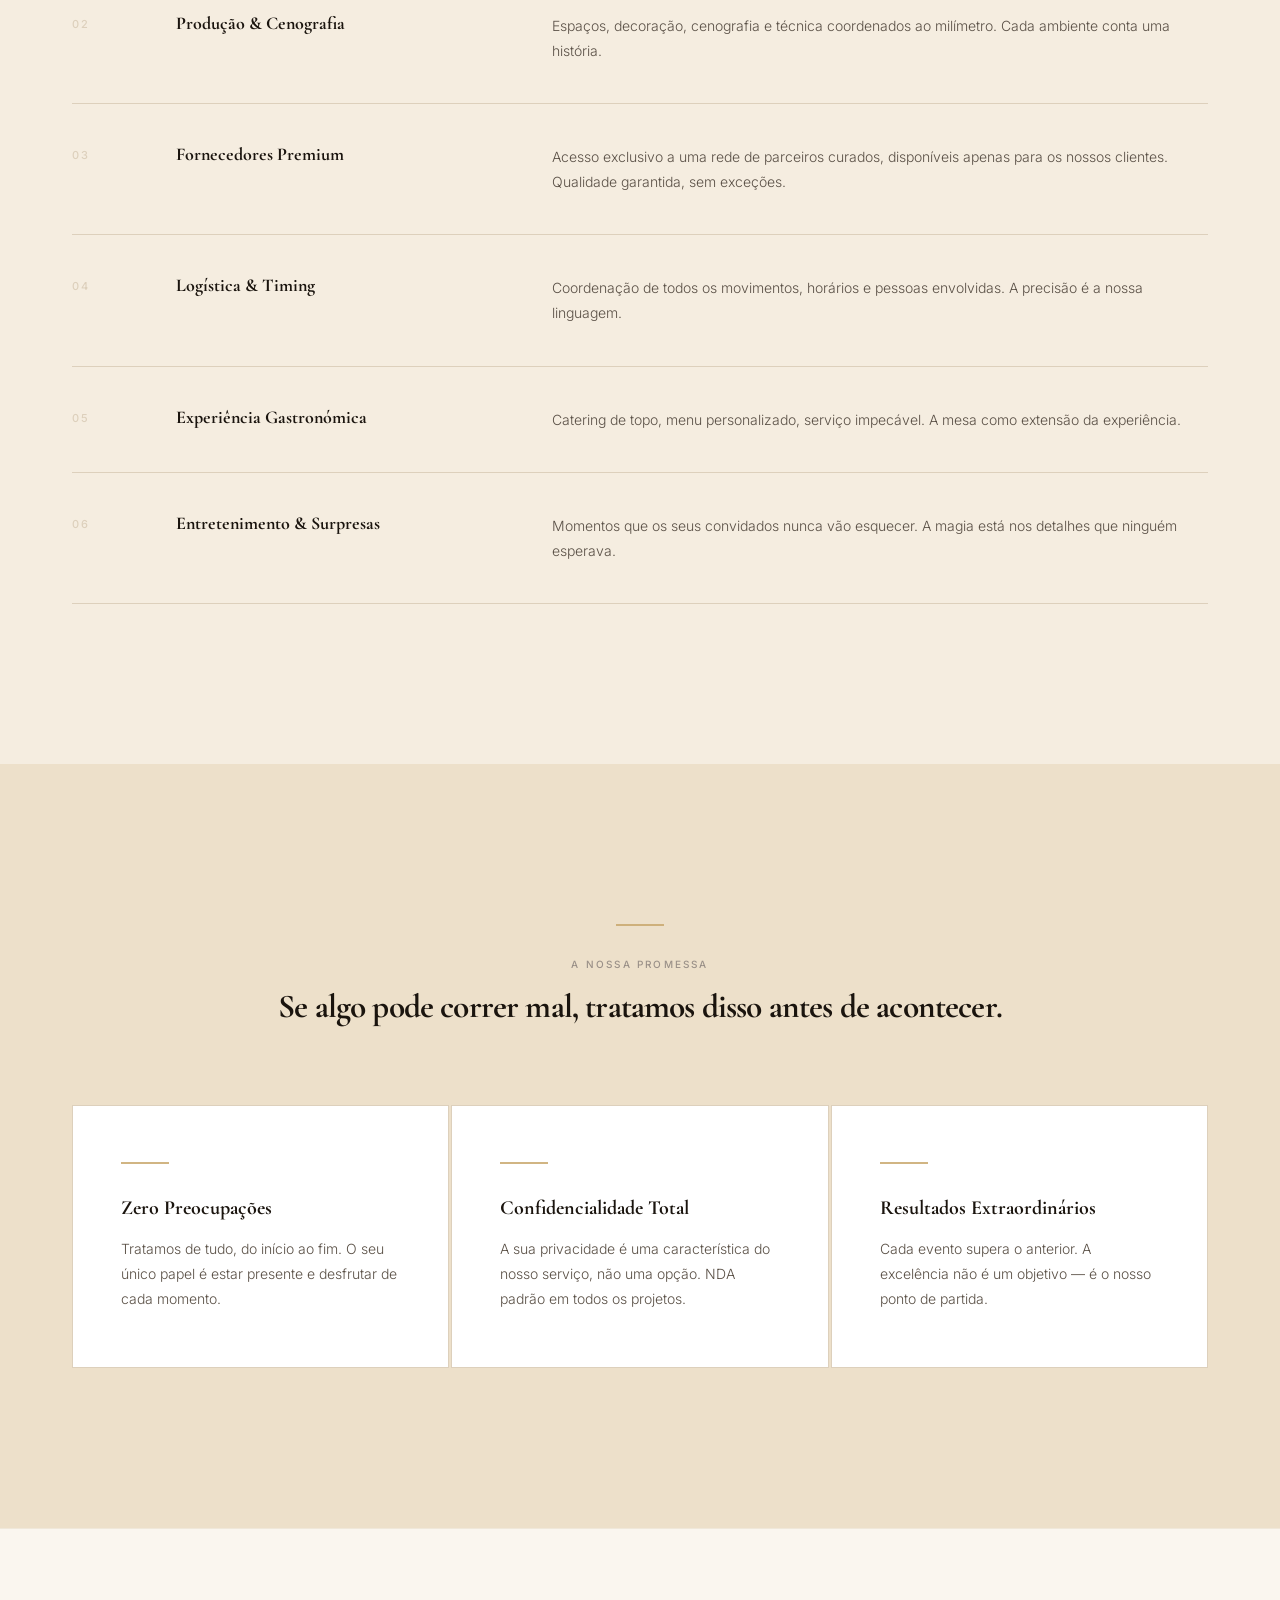
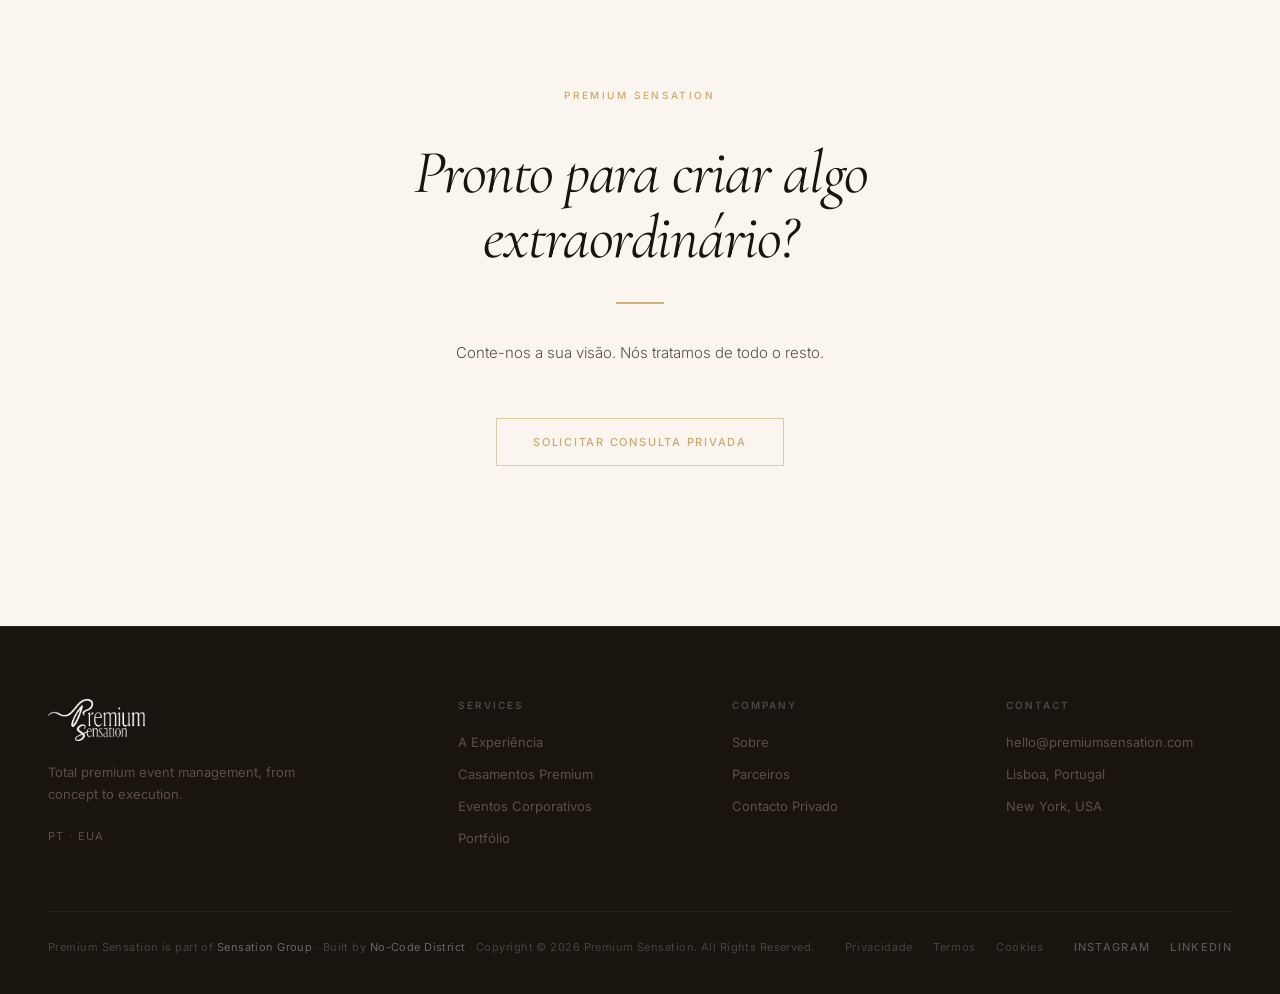
<file: experiencia.html>
<!DOCTYPE html>
<html lang="pt">
<head>
  <meta charset="UTF-8">
  <meta name="viewport" content="width=device-width, initial-scale=1.0">
  <title>A Experiência Premium — Premium Sensation</title>
  <meta name="description" content="Descubra o que é a gestão total de eventos com a Premium Sensation. Do conceito à execução, pensamos em tudo para que você não precise.">
  <meta name="robots" content="index, follow">
  <link rel="canonical" href="https://premiumsensation.com/experiencia.html">
  <link rel="alternate" hreflang="pt" href="https://premiumsensation.com/experiencia.html">
  <link rel="alternate" hreflang="en" href="https://premiumsensation.com/experiencia.html">
  <link rel="alternate" hreflang="fr" href="https://premiumsensation.com/experiencia.html">
  <link rel="alternate" hreflang="es" href="https://premiumsensation.com/experiencia.html">
  <link rel="alternate" hreflang="x-default" href="https://premiumsensation.com/experiencia.html">
  <meta property="og:type" content="website">
  <meta property="og:title" content="A Experiência Premium — Premium Sensation">
  <meta property="og:description" content="Descubra o que é a gestão total de eventos com a Premium Sensation. Do conceito à execução, pensamos em tudo para que você não precise.">
  <meta property="og:image" content="https://premiumsensation.com/assets/img/og-experiencia.jpg">
  <meta property="og:url" content="https://premiumsensation.com/experiencia.html">
  <meta property="og:locale" content="pt_PT">
  <meta name="twitter:card" content="summary_large_image">
  <meta name="twitter:title" content="A Experiência Premium — Premium Sensation">
  <meta name="twitter:description" content="Descubra o que é a gestão total de eventos com a Premium Sensation. Do conceito à execução, pensamos em tudo para que você não precise.">
  <meta name="twitter:image" content="https://premiumsensation.com/assets/img/og-experiencia.jpg">
  <script type="application/ld+json">
  {
    "@context": "https://schema.org",
    "@type": "Organization",
    "name": "Premium Sensation",
    "url": "https://premiumsensation.com"
  }
  </script>
  <link rel="preconnect" href="https://fonts.googleapis.com">
  <link rel="preconnect" href="https://fonts.gstatic.com" crossorigin>
  <link href="https://fonts.googleapis.com/css2?family=Cormorant+Garamond:ital,wght@0,300;0,400;0,600;0,700;1,400;1,600&family=Inter:wght@300;400;500;600&display=swap" rel="stylesheet">
  <link rel="stylesheet" href="assets/css/base.css">
  <link rel="stylesheet" href="assets/css/nav.css">
  <link rel="stylesheet" href="assets/css/footer.css">
  <link rel="stylesheet" href="assets/css/components.css">
</head>
<body>

<!-- ============================================================
     NAVIGATION
============================================================ -->
<nav class="nav" id="nav" role="navigation" aria-label="Principal">
  <div class="nav-inner">
    <a href="index.html" class="nav-logo" aria-label="Premium Sensation — Página inicial">
      <img src="assets/img/premium_sensation_white0.png" alt="Premium Sensation" class="logo-img">
    </a>
    <ul class="nav-links" role="list">
      <li><a href="experiencia.html" data-i18n="nav.experience">A Experiência</a></li>
      <li><a href="casamentos.html" data-i18n="nav.weddings">Casamentos</a></li>
      <li><a href="eventos-corporativos.html" data-i18n="nav.events">Eventos</a></li>
      <li><a href="portfolio.html" data-i18n="nav.portfolio">Portfólio</a></li>
      <li><a href="parceiros.html" data-i18n="nav.partners">Parceiros</a></li>
      <li><a href="sobre.html" data-i18n="nav.about">Sobre</a></li>
    </ul>
    <div class="lang-switcher" aria-label="Selecionar idioma">
      <button data-lang-btn="pt" class="active">PT</button>
      <button data-lang-btn="en">EN</button>
      <button data-lang-btn="fr">FR</button>
      <button data-lang-btn="es">ES</button>
    </div>
    <a href="contacto.html" class="nav-cta" data-i18n="nav.cta">Solicitar Proposta</a>
    <button class="nav-hamburger" id="hamburger" aria-label="Abrir menu" aria-expanded="false">
      <span></span><span></span><span></span>
    </button>
  </div>
</nav>

<!-- ============================================================
     MOBILE MENU
============================================================ -->
<div class="nav-mobile-menu" id="mobile-menu" role="dialog" aria-label="Menu de navegação">
  <a href="experiencia.html" data-i18n="nav.experience">A Experiência</a>
  <a href="casamentos.html" data-i18n="nav.weddings">Casamentos</a>
  <a href="eventos-corporativos.html" data-i18n="nav.events">Eventos</a>
  <a href="portfolio.html" data-i18n="nav.portfolio">Portfólio</a>
  <a href="parceiros.html" data-i18n="nav.partners">Parceiros</a>
  <a href="sobre.html" data-i18n="nav.about">Sobre</a>
  <a href="contacto.html" class="mobile-cta" data-i18n="nav.cta">Solicitar Proposta</a>
  <div class="lang-switcher" aria-label="Selecionar idioma">
    <button data-lang-btn="pt" class="active">PT</button>
    <button data-lang-btn="en">EN</button>
    <button data-lang-btn="fr">FR</button>
    <button data-lang-btn="es">ES</button>
  </div>
</div>

<!-- ============================================================
     PAGE HERO
============================================================ -->
<section class="page-hero" aria-label="A Experiência Premium">
  <div class="page-hero-bg" style="background-image: url('https://images.unsplash.com/photo-1519167758481-83f550bb49b3?w=1800&q=90');" role="img" aria-label="Salão de eventos de luxo"></div>
  <div class="page-hero-overlay"></div>
  <div class="page-hero-content">
    <p class="page-hero-label" data-i18n="exp.hero.label">A Experiência Premium</p>
    <h1 class="page-hero-title" data-i18n="exp.hero.title">Não são apenas eventos. São experiências que ficam.</h1>
    <div class="accent-line" style="margin-top:32px;"></div>
  </div>
</section>

<!-- ============================================================
     FILOSOFIA — 2-col grid
============================================================ -->
<section class="section-wrap--white ps-section" aria-labelledby="filosofia-heading">
  <div class="ps-intro-grid reveal">
    <div>
      <h2 id="filosofia-heading" style="font-family:'Cormorant Garamond',serif;font-size:clamp(24px,2.6vw,38px);font-weight:700;line-height:1.08;letter-spacing:-0.025em;color:var(--black);" data-i18n="exp.philosophy.quote">Pensamos em tudo. Para que você não precise de pensar em nada.</h2>
    </div>
    <div class="reveal reveal-delay-2">
      <p style="font-size:16px;font-weight:300;line-height:1.85;color:var(--gray-600);margin-bottom:28px;" data-i18n="exp.philosophy.body1">A Premium Sensation é o parceiro que os clientes mais exigentes escolhem quando querem que alguém pense em tudo. Com um único ponto de contacto e confidencialidade total, gerimos cada elemento com obsessão pela perfeição — para que nunca tenha de se preocupar com nada.</p>
      <p style="font-size:16px;font-weight:300;line-height:1.85;color:var(--gray-600);margin-bottom:32px;" data-i18n="exp.philosophy.body2">Do primeiro encontro ao último aplauso, cada detalhe é antecipado, coordenado e entregue com uma precisão que define o verdadeiro luxo. Não apenas organização — experiência total.</p>
      <p style="font-size:13px;font-weight:500;letter-spacing:0.05em;color:var(--gray-400);line-height:1.65;border-left:1px solid var(--accent);padding-left:20px;" data-i18n="exp.philosophy.highlight">Do conceito à execução. Do primeiro contacto ao último detalhe.</p>
    </div>
  </div>
</section>

<!-- ============================================================
     O QUE GERIMOS — numbered service rows
============================================================ -->
<section class="section-wrap--off ps-section" aria-labelledby="gerimos-heading">
  <div class="reveal">
    <div class="accent-line"></div>
    <span style="font-family:'Inter',sans-serif;font-size:10px;font-weight:500;letter-spacing:0.22em;text-transform:uppercase;color:var(--gray-400);margin-bottom:20px;display:block;" data-i18n="exp.manages.label">O Que Gerimos</span>
    <h2 id="gerimos-heading" style="font-family:'Cormorant Garamond',serif;font-size:clamp(22px,2.6vw,40px);font-weight:700;line-height:1.04;letter-spacing:-0.025em;color:var(--black);" data-i18n="exp.manages.title">Cada detalhe. Cada fornecedor. Cada momento.</h2>
  </div>

  <div style="margin-top:72px;border-top:1px solid var(--gray-200);">

    <div class="ps-service-row reveal">
      <span style="font-family:'Inter',sans-serif;font-size:11px;font-weight:500;letter-spacing:0.14em;color:var(--gray-200);padding-top:4px;">01</span>
      <h3 style="font-family:'Cormorant Garamond',serif;font-size:18px;font-weight:700;color:var(--black);line-height:1.2;" data-i18n="exp.manages.s1.name">Conceito &amp; Narrativa</h3>
      <p style="font-size:14px;font-weight:300;line-height:1.8;color:var(--gray-600);" data-i18n="exp.manages.s1.desc">Desenvolvemos a identidade criativa do evento: o tema, a história, a estética. Tudo parte da sua visão e ganha forma nas nossas mãos.</p>
    </div>

    <div class="ps-service-row reveal">
      <span style="font-family:'Inter',sans-serif;font-size:11px;font-weight:500;letter-spacing:0.14em;color:var(--gray-200);padding-top:4px;">02</span>
      <h3 style="font-family:'Cormorant Garamond',serif;font-size:18px;font-weight:700;color:var(--black);line-height:1.2;" data-i18n="exp.manages.s2.name">Produção &amp; Cenografia</h3>
      <p style="font-size:14px;font-weight:300;line-height:1.8;color:var(--gray-600);" data-i18n="exp.manages.s2.desc">Espaços, decoração, cenografia e técnica coordenados ao milímetro. Cada ambiente conta uma história.</p>
    </div>

    <div class="ps-service-row reveal">
      <span style="font-family:'Inter',sans-serif;font-size:11px;font-weight:500;letter-spacing:0.14em;color:var(--gray-200);padding-top:4px;">03</span>
      <h3 style="font-family:'Cormorant Garamond',serif;font-size:18px;font-weight:700;color:var(--black);line-height:1.2;" data-i18n="exp.manages.s3.name">Fornecedores Premium</h3>
      <p style="font-size:14px;font-weight:300;line-height:1.8;color:var(--gray-600);" data-i18n="exp.manages.s3.desc">Acesso exclusivo a uma rede de parceiros curados, disponíveis apenas para os nossos clientes. Qualidade garantida, sem exceções.</p>
    </div>

    <div class="ps-service-row reveal">
      <span style="font-family:'Inter',sans-serif;font-size:11px;font-weight:500;letter-spacing:0.14em;color:var(--gray-200);padding-top:4px;">04</span>
      <h3 style="font-family:'Cormorant Garamond',serif;font-size:18px;font-weight:700;color:var(--black);line-height:1.2;" data-i18n="exp.manages.s4.name">Logística &amp; Timing</h3>
      <p style="font-size:14px;font-weight:300;line-height:1.8;color:var(--gray-600);" data-i18n="exp.manages.s4.desc">Coordenação de todos os movimentos, horários e pessoas envolvidas. A precisão é a nossa linguagem.</p>
    </div>

    <div class="ps-service-row reveal">
      <span style="font-family:'Inter',sans-serif;font-size:11px;font-weight:500;letter-spacing:0.14em;color:var(--gray-200);padding-top:4px;">05</span>
      <h3 style="font-family:'Cormorant Garamond',serif;font-size:18px;font-weight:700;color:var(--black);line-height:1.2;" data-i18n="exp.manages.s5.name">Experiência Gastronómica</h3>
      <p style="font-size:14px;font-weight:300;line-height:1.8;color:var(--gray-600);" data-i18n="exp.manages.s5.desc">Catering de topo, menu personalizado, serviço impecável. A mesa como extensão da experiência.</p>
    </div>

    <div class="ps-service-row reveal">
      <span style="font-family:'Inter',sans-serif;font-size:11px;font-weight:500;letter-spacing:0.14em;color:var(--gray-200);padding-top:4px;">06</span>
      <h3 style="font-family:'Cormorant Garamond',serif;font-size:18px;font-weight:700;color:var(--black);line-height:1.2;" data-i18n="exp.manages.s6.name">Entretenimento &amp; Surpresas</h3>
      <p style="font-size:14px;font-weight:300;line-height:1.8;color:var(--gray-600);" data-i18n="exp.manages.s6.desc">Momentos que os seus convidados nunca vão esquecer. A magia está nos detalhes que ninguém esperava.</p>
    </div>

  </div>
</section>

<!-- ============================================================
     A NOSSA PROMESSA — dark section with 3-col grid
============================================================ -->
<section class="section-wrap--cream ps-section" aria-labelledby="promessa-heading">
  <div class="reveal" style="text-align:center;max-width:800px;margin:0 auto;">
    <div class="accent-line" style="margin-left:auto;margin-right:auto;"></div>
    <span style="font-family:'Inter',sans-serif;font-size:10px;font-weight:500;letter-spacing:0.22em;text-transform:uppercase;color:var(--gray-400);margin-bottom:20px;display:block;" data-i18n="exp.promise.label">A Nossa Promessa</span>
    <h2 id="promessa-heading" style="font-family:'Cormorant Garamond',serif;font-size:clamp(22px,2.6vw,40px);font-weight:700;line-height:1.04;letter-spacing:-0.025em;color:var(--black);margin-bottom:80px;" data-i18n="exp.promise.title">Se algo pode correr mal, tratamos disso antes de acontecer.</h2>
  </div>

  <div class="card-grid-3">
    <article style="padding:56px 48px;border:1px solid var(--gray-200);background:var(--white);" class="reveal">
      <div class="accent-line"></div>
      <h3 style="font-family:'Cormorant Garamond',serif;font-size:20px;font-weight:700;color:var(--black);margin-bottom:16px;line-height:1.2;" data-i18n="exp.promise.p1.title">Zero Preocupações</h3>
      <p style="font-size:14px;font-weight:300;line-height:1.8;color:var(--gray-600);" data-i18n="exp.promise.p1.desc">Tratamos de tudo, do início ao fim. O seu único papel é estar presente e desfrutar de cada momento.</p>
    </article>
    <article style="padding:56px 48px;border:1px solid var(--gray-200);background:var(--white);" class="reveal reveal-delay-1">
      <div class="accent-line"></div>
      <h3 style="font-family:'Cormorant Garamond',serif;font-size:20px;font-weight:700;color:var(--black);margin-bottom:16px;line-height:1.2;" data-i18n="exp.promise.p2.title">Confidencialidade Total</h3>
      <p style="font-size:14px;font-weight:300;line-height:1.8;color:var(--gray-600);" data-i18n="exp.promise.p2.desc">A sua privacidade é uma característica do nosso serviço, não uma opção. NDA padrão em todos os projetos.</p>
    </article>
    <article style="padding:56px 48px;border:1px solid var(--gray-200);background:var(--white);" class="reveal reveal-delay-2">
      <div class="accent-line"></div>
      <h3 style="font-family:'Cormorant Garamond',serif;font-size:20px;font-weight:700;color:var(--black);margin-bottom:16px;line-height:1.2;" data-i18n="exp.promise.p3.title">Resultados Extraordinários</h3>
      <p style="font-size:14px;font-weight:300;line-height:1.8;color:var(--gray-600);" data-i18n="exp.promise.p3.desc">Cada evento supera o anterior. A excelência não é um objetivo — é o nosso ponto de partida.</p>
    </article>
  </div>
</section>

<!-- ============================================================
     FINAL CTA
============================================================ -->
<section class="section-wrap--ivory ps-section" style="text-align:center;border-top:1px solid var(--gray-100);" aria-labelledby="cta-heading">
  <div class="reveal" style="max-width:720px;margin:0 auto;">
    <span style="font-family:'Inter',sans-serif;font-size:10px;font-weight:500;letter-spacing:0.26em;text-transform:uppercase;color:var(--accent);margin-bottom:40px;display:block;">Premium Sensation</span>
    <h2 id="cta-heading" style="font-family:'Cormorant Garamond',serif;font-size:clamp(36px,4.8vw,72px);font-weight:400;font-style:italic;line-height:1.05;letter-spacing:-0.02em;color:var(--black);margin-bottom:32px;" data-i18n="exp.cta.title">Pronto para criar algo extraordinário?</h2>
    <div class="accent-line" style="margin-left:auto;margin-right:auto;margin-bottom:36px;"></div>
    <p style="font-family:'Inter',sans-serif;font-size:15px;font-weight:300;color:var(--gray-600);margin-bottom:52px;line-height:1.70;" data-i18n="exp.cta.desc">Conte-nos a sua visão. Nós tratamos de todo o resto.</p>
    <a href="contacto.html" class="btn" data-i18n="exp.cta.btn">Solicitar Consulta Privada</a>
  </div>
</section>

<!-- ============================================================
     FOOTER
============================================================ -->
<footer class="footer" role="contentinfo">
  <div class="footer-top">
    <div>
      <img src="assets/img/premium_sensation_white0.png" alt="Premium Sensation" class="logo-img footer-logo">
      <p class="footer-tagline" data-i18n="footer.tagline">Gestão total de eventos premium, do conceito à execução.</p>
      <p class="footer-locations">PT · EUA</p>
    </div>
    <nav class="footer-col" aria-label="Serviços">
      <p class="footer-col-title" data-i18n="footer.services">Serviços</p>
      <ul>
        <li><a href="experiencia.html">A Experiência</a></li>
        <li><a href="casamentos.html">Casamentos Premium</a></li>
        <li><a href="eventos-corporativos.html">Eventos Corporativos</a></li>
        <li><a href="portfolio.html">Portfólio</a></li>
      </ul>
    </nav>
    <nav class="footer-col" aria-label="Empresa">
      <p class="footer-col-title" data-i18n="footer.company">Empresa</p>
      <ul>
        <li><a href="sobre.html">Sobre</a></li>
        <li><a href="parceiros.html">Parceiros</a></li>
        <li><a href="contacto.html">Contacto Privado</a></li>
      </ul>
    </nav>
    <div class="footer-col">
      <p class="footer-col-title" data-i18n="footer.contact">Contacto</p>
      <ul>
        <li><a href="mailto:hello@premiumsensation.com">hello@premiumsensation.com</a></li>
        <li><a href="#">Lisboa, Portugal</a></li>
        <li><a href="#">New York, USA</a></li>
      </ul>
    </div>
  </div>
  <div class="footer-bottom">
    <p class="footer-copy">Premium Sensation is part of <a href="https://sensationgroup.com" target="_blank" rel="noopener">Sensation Group</a> &middot; Built by <a href="https://nocodedistrict.com" target="_blank" rel="noopener">No-Code District</a> &middot; Copyright &copy; 2026 Premium Sensation. All Rights Reserved.</p>
    <nav class="footer-legal" aria-label="Legal">
      <a href="privacidade.html">Privacidade</a>
      <a href="termos.html">Termos</a>
      <a href="cookies.html">Cookies</a>
    </nav>
    <nav class="footer-socials" aria-label="Redes Sociais">
      <a href="#" aria-label="Instagram">Instagram</a>
      <a href="#" aria-label="LinkedIn">LinkedIn</a>
    </nav>
  </div>
</footer>

<script src="assets/js/i18n.js"></script>
<script src="assets/js/main.js"></script>
<script src="assets/js/content.js"></script>

</body>
</html>
</file>
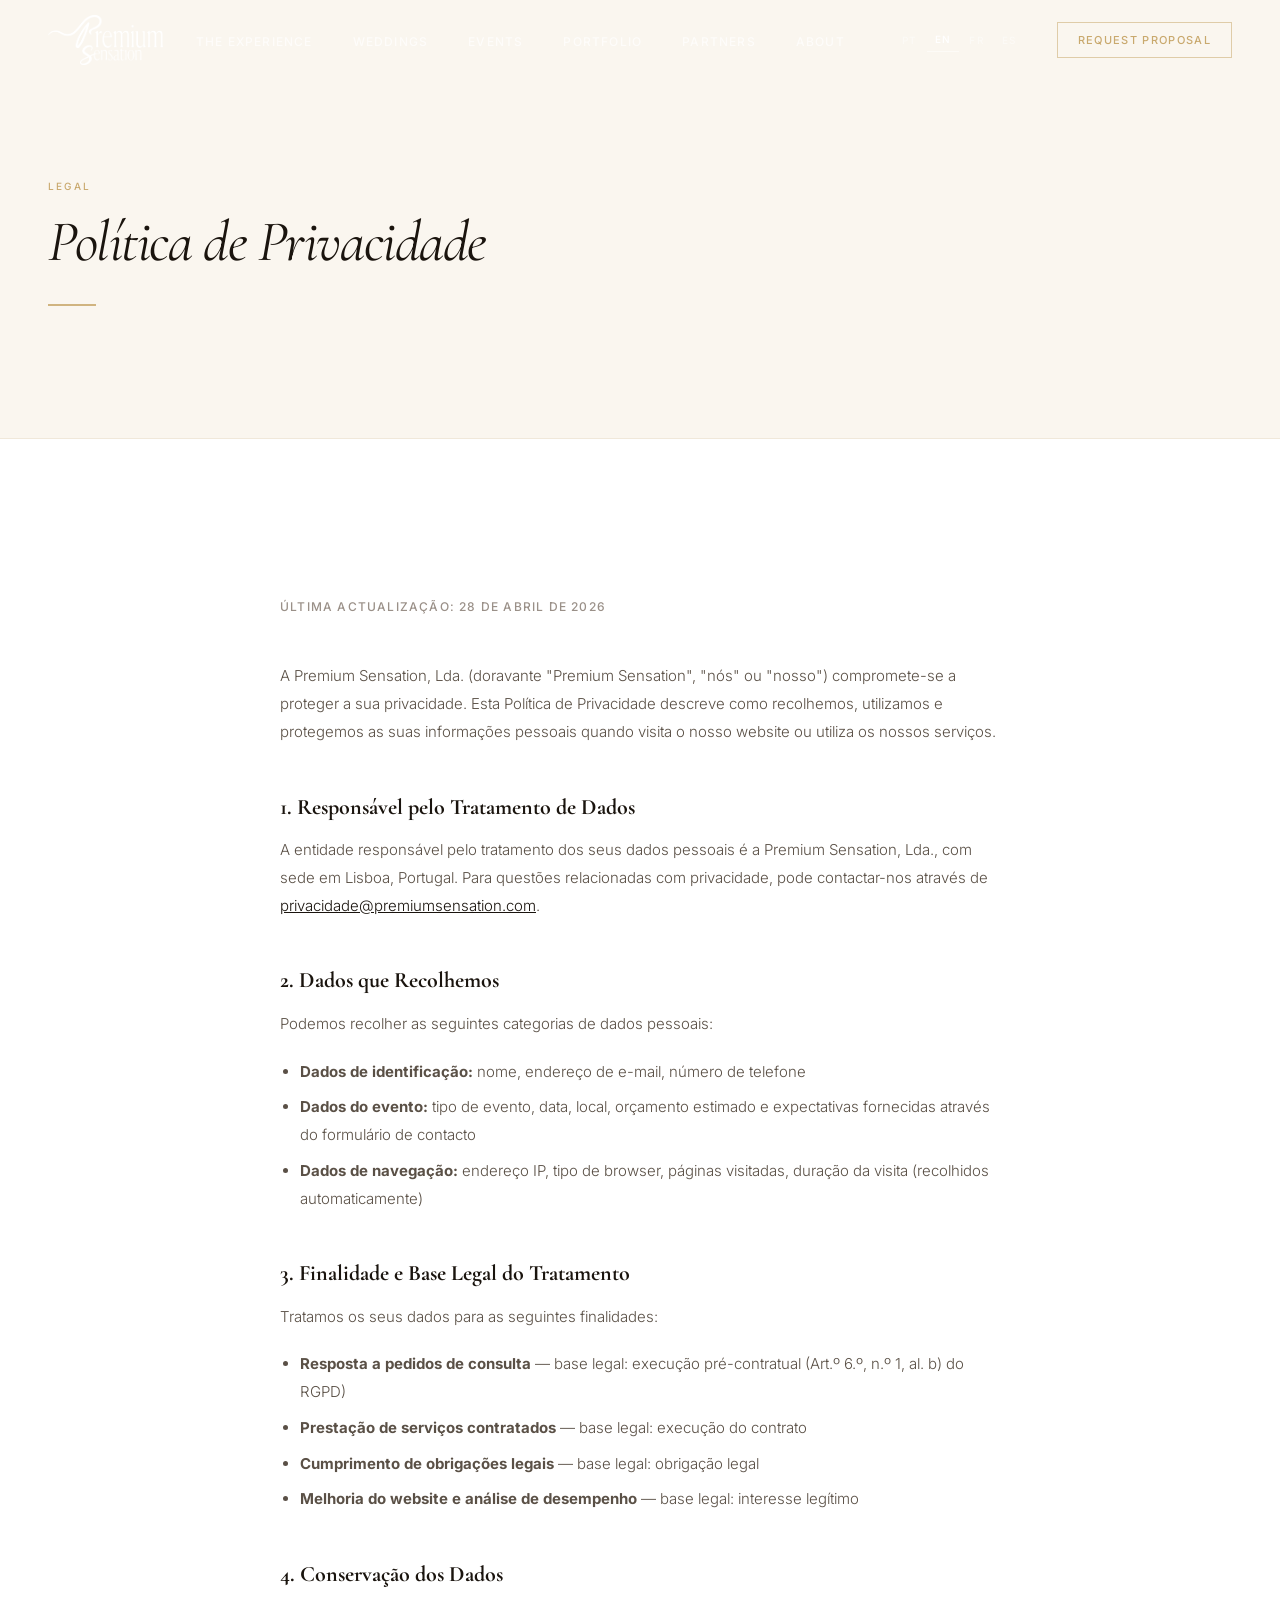
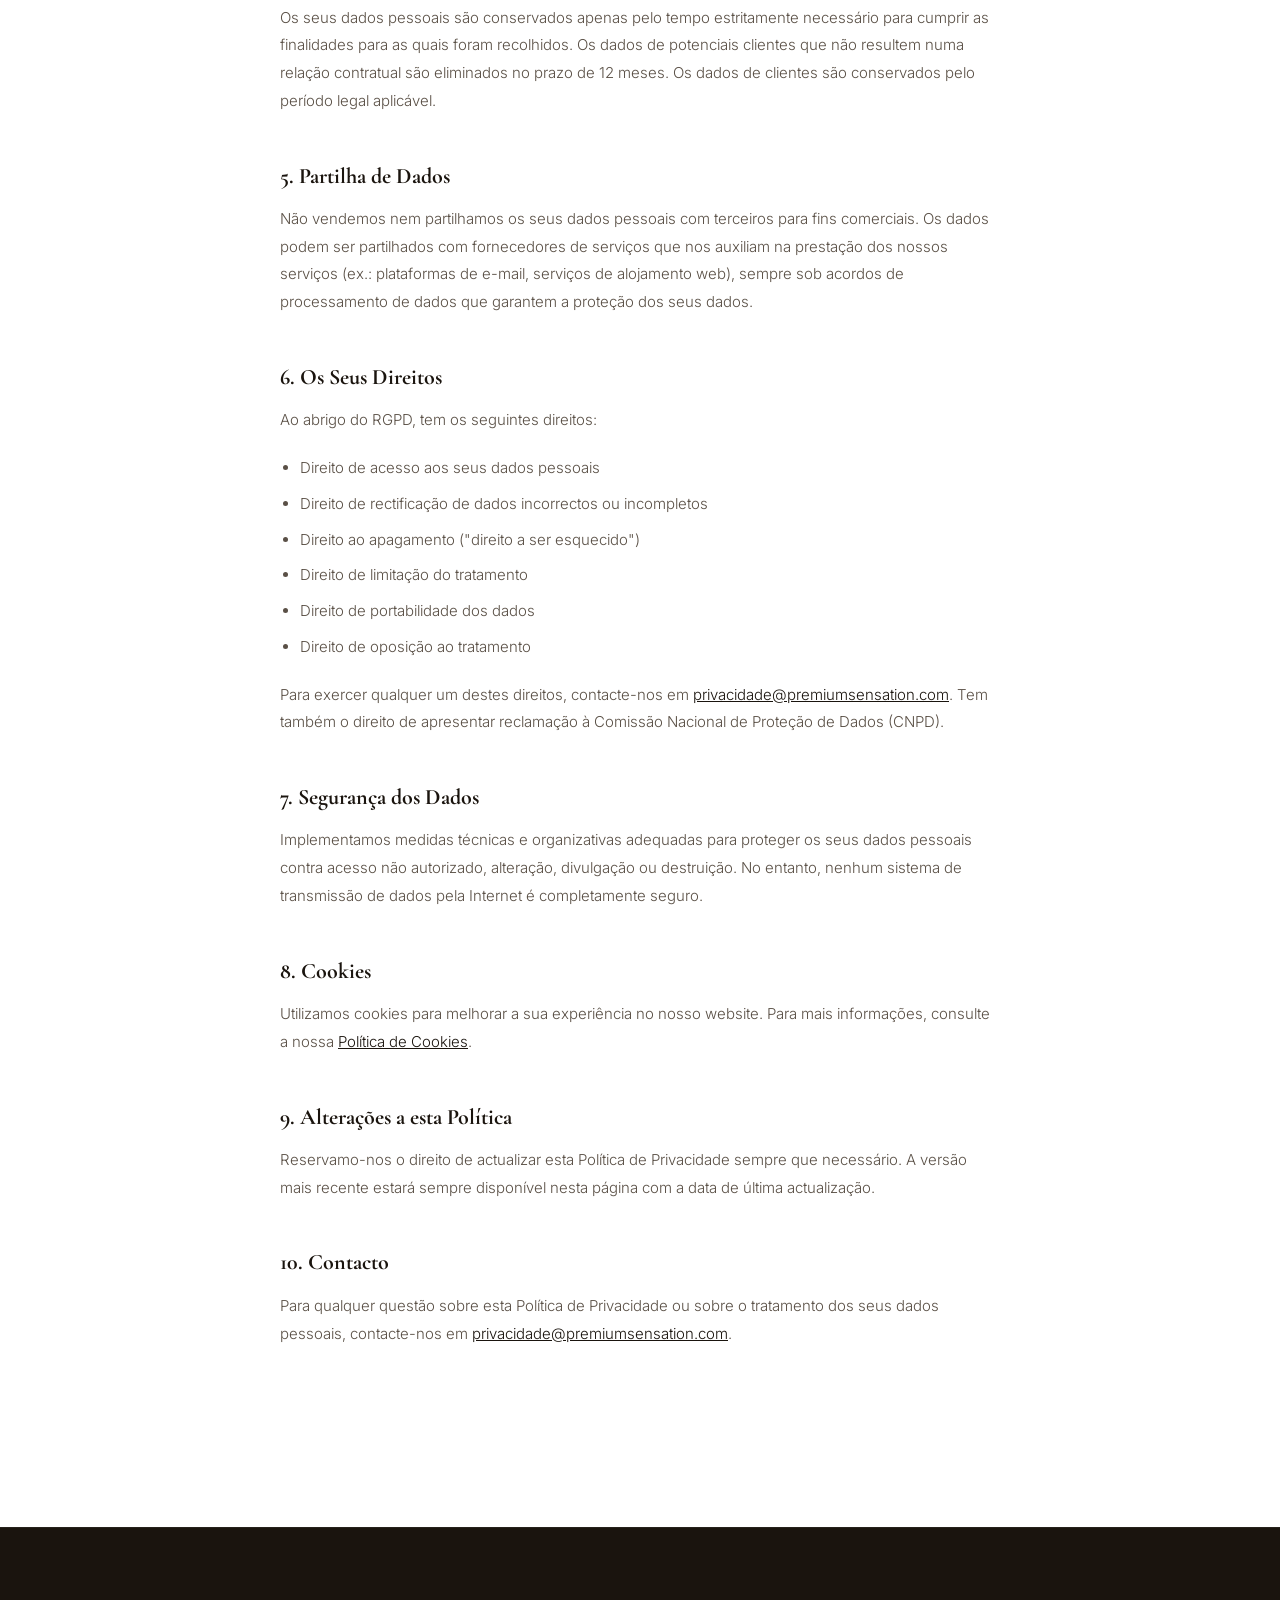
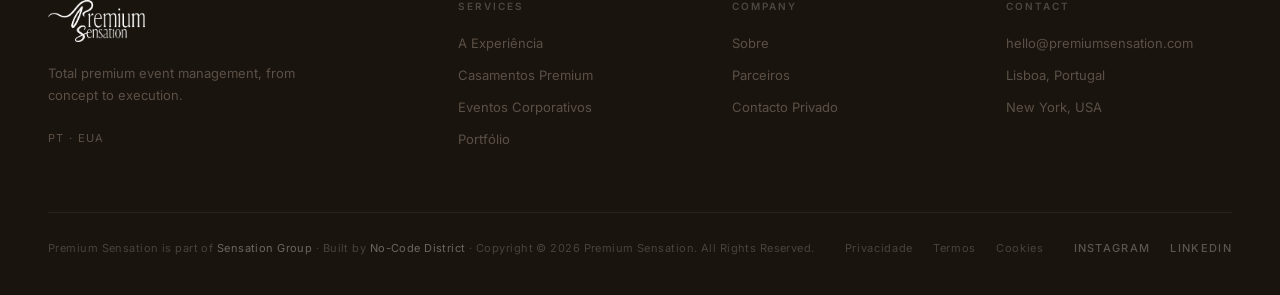
<file: privacidade.html>
<!DOCTYPE html>
<html lang="pt">
<head>
  <meta charset="UTF-8">
  <meta name="viewport" content="width=device-width, initial-scale=1.0">
  <title>Política de Privacidade — Premium Sensation</title>
  <meta name="description" content="Política de privacidade da Premium Sensation. Como recolhemos, usamos e protegemos os seus dados pessoais.">
  <meta name="robots" content="noindex, follow">
  <link rel="canonical" href="https://premiumsensation.com/privacidade.html">
  <link rel="preconnect" href="https://fonts.googleapis.com">
  <link rel="preconnect" href="https://fonts.gstatic.com" crossorigin>
  <link href="https://fonts.googleapis.com/css2?family=Cormorant+Garamond:ital,wght@0,300;0,400;0,600;0,700;1,400;1,600&family=Inter:wght@300;400;500;600&display=swap" rel="stylesheet">
  <link rel="stylesheet" href="assets/css/base.css">
  <link rel="stylesheet" href="assets/css/nav.css">
  <link rel="stylesheet" href="assets/css/footer.css">
  <link rel="stylesheet" href="assets/css/components.css">

  <style>
    .legal-content { max-width: 720px; margin: 0 auto; }
    .legal-content h2 { font-family: 'Cormorant Garamond', serif; font-size: 22px; font-weight: 700; color: var(--black); margin: 48px 0 16px; line-height: 1.2; }
    .legal-content h3 { font-family: 'Inter', sans-serif; font-size: 14px; font-weight: 600; color: var(--black); margin: 28px 0 10px; text-transform: uppercase; letter-spacing: 0.08em; }
    .legal-content p { font-size: 15px; font-weight: 300; line-height: 1.85; color: var(--gray-600); margin-bottom: 20px; }
    .legal-content ul { font-size: 15px; font-weight: 300; line-height: 1.85; color: var(--gray-600); margin-bottom: 20px; padding-left: 20px; }
    .legal-content ul li { margin-bottom: 8px; }
    .legal-content a { color: var(--black); text-decoration: underline; }
    .legal-date { font-size: 12px; font-weight: 500; letter-spacing: 0.1em; text-transform: uppercase; color: var(--gray-400); margin-bottom: 48px; display: block; }
  </style>
</head>
<body>

<!-- NAVIGATION -->
<nav class="nav" id="nav" role="navigation" aria-label="Principal">
  <div class="nav-inner">
    <a href="index.html" class="nav-logo" aria-label="Premium Sensation — Página inicial">
      <img src="assets/img/premium_sensation_white0.png" alt="Premium Sensation" class="logo-img">
    </a>
    <ul class="nav-links" role="list">
      <li><a href="experiencia.html" data-i18n="nav.experience">A Experiência</a></li>
      <li><a href="casamentos.html" data-i18n="nav.weddings">Casamentos</a></li>
      <li><a href="eventos-corporativos.html" data-i18n="nav.events">Eventos</a></li>
      <li><a href="portfolio.html" data-i18n="nav.portfolio">Portfólio</a></li>
      <li><a href="parceiros.html" data-i18n="nav.partners">Parceiros</a></li>
      <li><a href="sobre.html" data-i18n="nav.about">Sobre</a></li>
    </ul>
    <div class="lang-switcher" aria-label="Selecionar idioma">
      <button data-lang-btn="pt" class="active">PT</button>
      <button data-lang-btn="en">EN</button>
      <button data-lang-btn="fr">FR</button>
      <button data-lang-btn="es">ES</button>
    </div>
    <a href="contacto.html" class="nav-cta" data-i18n="nav.cta">Solicitar Proposta</a>
    <button class="nav-hamburger" id="hamburger" aria-label="Abrir menu" aria-expanded="false">
      <span></span><span></span><span></span>
    </button>
  </div>
</nav>

<!-- MOBILE MENU -->
<div class="nav-mobile-menu" id="mobile-menu" role="dialog" aria-label="Menu de navegação">
  <a href="experiencia.html" data-i18n="nav.experience">A Experiência</a>
  <a href="casamentos.html" data-i18n="nav.weddings">Casamentos</a>
  <a href="eventos-corporativos.html" data-i18n="nav.events">Eventos</a>
  <a href="portfolio.html" data-i18n="nav.portfolio">Portfólio</a>
  <a href="parceiros.html" data-i18n="nav.partners">Parceiros</a>
  <a href="sobre.html" data-i18n="nav.about">Sobre</a>
  <a href="contacto.html" class="mobile-cta" data-i18n="nav.cta">Solicitar Proposta</a>
  <div class="lang-switcher" aria-label="Selecionar idioma">
    <button data-lang-btn="pt" class="active">PT</button>
    <button data-lang-btn="en">EN</button>
    <button data-lang-btn="fr">FR</button>
    <button data-lang-btn="es">ES</button>
  </div>
</div>

<!-- PAGE HERO -->
<section class="page-hero" aria-label="Política de Privacidade" style="background:var(--ivory);border-bottom:1px solid var(--gray-100);">
  <div class="page-hero-content">
    <p class="page-hero-label" style="color:var(--accent);">Legal</p>
    <h1 class="page-hero-title" style="color:var(--black);font-weight:400;font-style:italic;">Política de Privacidade</h1>
    <div class="accent-line" style="margin-top:32px;"></div>
  </div>
</section>

<!-- LEGAL CONTENT -->
<section class="section-wrap--white ps-section">
  <div class="legal-content">
    <span class="legal-date">Última actualização: 28 de Abril de 2026</span>

    <p>A Premium Sensation, Lda. (doravante "Premium Sensation", "nós" ou "nosso") compromete-se a proteger a sua privacidade. Esta Política de Privacidade descreve como recolhemos, utilizamos e protegemos as suas informações pessoais quando visita o nosso website ou utiliza os nossos serviços.</p>

    <h2>1. Responsável pelo Tratamento de Dados</h2>
    <p>A entidade responsável pelo tratamento dos seus dados pessoais é a Premium Sensation, Lda., com sede em Lisboa, Portugal. Para questões relacionadas com privacidade, pode contactar-nos através de <a href="mailto:privacidade@premiumsensation.com">privacidade@premiumsensation.com</a>.</p>

    <h2>2. Dados que Recolhemos</h2>
    <p>Podemos recolher as seguintes categorias de dados pessoais:</p>
    <ul>
      <li><strong>Dados de identificação:</strong> nome, endereço de e-mail, número de telefone</li>
      <li><strong>Dados do evento:</strong> tipo de evento, data, local, orçamento estimado e expectativas fornecidas através do formulário de contacto</li>
      <li><strong>Dados de navegação:</strong> endereço IP, tipo de browser, páginas visitadas, duração da visita (recolhidos automaticamente)</li>
    </ul>

    <h2>3. Finalidade e Base Legal do Tratamento</h2>
    <p>Tratamos os seus dados para as seguintes finalidades:</p>
    <ul>
      <li><strong>Resposta a pedidos de consulta</strong> — base legal: execução pré-contratual (Art.º 6.º, n.º 1, al. b) do RGPD)</li>
      <li><strong>Prestação de serviços contratados</strong> — base legal: execução do contrato</li>
      <li><strong>Cumprimento de obrigações legais</strong> — base legal: obrigação legal</li>
      <li><strong>Melhoria do website e análise de desempenho</strong> — base legal: interesse legítimo</li>
    </ul>

    <h2>4. Conservação dos Dados</h2>
    <p>Os seus dados pessoais são conservados apenas pelo tempo estritamente necessário para cumprir as finalidades para as quais foram recolhidos. Os dados de potenciais clientes que não resultem numa relação contratual são eliminados no prazo de 12 meses. Os dados de clientes são conservados pelo período legal aplicável.</p>

    <h2>5. Partilha de Dados</h2>
    <p>Não vendemos nem partilhamos os seus dados pessoais com terceiros para fins comerciais. Os dados podem ser partilhados com fornecedores de serviços que nos auxiliam na prestação dos nossos serviços (ex.: plataformas de e-mail, serviços de alojamento web), sempre sob acordos de processamento de dados que garantem a proteção dos seus dados.</p>

    <h2>6. Os Seus Direitos</h2>
    <p>Ao abrigo do RGPD, tem os seguintes direitos:</p>
    <ul>
      <li>Direito de acesso aos seus dados pessoais</li>
      <li>Direito de rectificação de dados incorrectos ou incompletos</li>
      <li>Direito ao apagamento ("direito a ser esquecido")</li>
      <li>Direito de limitação do tratamento</li>
      <li>Direito de portabilidade dos dados</li>
      <li>Direito de oposição ao tratamento</li>
    </ul>
    <p>Para exercer qualquer um destes direitos, contacte-nos em <a href="mailto:privacidade@premiumsensation.com">privacidade@premiumsensation.com</a>. Tem também o direito de apresentar reclamação à Comissão Nacional de Proteção de Dados (CNPD).</p>

    <h2>7. Segurança dos Dados</h2>
    <p>Implementamos medidas técnicas e organizativas adequadas para proteger os seus dados pessoais contra acesso não autorizado, alteração, divulgação ou destruição. No entanto, nenhum sistema de transmissão de dados pela Internet é completamente seguro.</p>

    <h2>8. Cookies</h2>
    <p>Utilizamos cookies para melhorar a sua experiência no nosso website. Para mais informações, consulte a nossa <a href="cookies.html">Política de Cookies</a>.</p>

    <h2>9. Alterações a esta Política</h2>
    <p>Reservamo-nos o direito de actualizar esta Política de Privacidade sempre que necessário. A versão mais recente estará sempre disponível nesta página com a data de última actualização.</p>

    <h2>10. Contacto</h2>
    <p>Para qualquer questão sobre esta Política de Privacidade ou sobre o tratamento dos seus dados pessoais, contacte-nos em <a href="mailto:privacidade@premiumsensation.com">privacidade@premiumsensation.com</a>.</p>
  </div>
</section>

<!-- FOOTER -->
<footer class="footer" role="contentinfo">
  <div class="footer-top">
    <div>
      <img src="assets/img/premium_sensation_white0.png" alt="Premium Sensation" class="logo-img footer-logo">
      <p class="footer-tagline" data-i18n="footer.tagline">Gestão total de eventos premium, do conceito à execução.</p>
      <p class="footer-locations">PT · EUA</p>
    </div>
    <nav class="footer-col" aria-label="Serviços">
      <p class="footer-col-title" data-i18n="footer.services">Serviços</p>
      <ul>
        <li><a href="experiencia.html">A Experiência</a></li>
        <li><a href="casamentos.html">Casamentos Premium</a></li>
        <li><a href="eventos-corporativos.html">Eventos Corporativos</a></li>
        <li><a href="portfolio.html">Portfólio</a></li>
      </ul>
    </nav>
    <nav class="footer-col" aria-label="Empresa">
      <p class="footer-col-title" data-i18n="footer.company">Empresa</p>
      <ul>
        <li><a href="sobre.html">Sobre</a></li>
        <li><a href="parceiros.html">Parceiros</a></li>
        <li><a href="contacto.html">Contacto Privado</a></li>
      </ul>
    </nav>
    <div class="footer-col">
      <p class="footer-col-title" data-i18n="footer.contact">Contacto</p>
      <ul>
        <li><a href="mailto:hello@premiumsensation.com">hello@premiumsensation.com</a></li>
        <li><a href="#">Lisboa, Portugal</a></li>
        <li><a href="#">New York, USA</a></li>
      </ul>
    </div>
  </div>
  <div class="footer-bottom">
    <p class="footer-copy">Premium Sensation is part of <a href="https://sensationgroup.com" target="_blank" rel="noopener">Sensation Group</a> &middot; Built by <a href="https://nocodedistrict.com" target="_blank" rel="noopener">No-Code District</a> &middot; Copyright &copy; 2026 Premium Sensation. All Rights Reserved.</p>
    <nav class="footer-legal" aria-label="Legal">
      <a href="privacidade.html">Privacidade</a>
      <a href="termos.html">Termos</a>
      <a href="cookies.html">Cookies</a>
    </nav>
    <nav class="footer-socials" aria-label="Redes Sociais">
      <a href="#" aria-label="Instagram">Instagram</a>
      <a href="#" aria-label="LinkedIn">LinkedIn</a>
    </nav>
  </div>
</footer>

<script src="assets/js/i18n.js"></script>
<script src="assets/js/main.js"></script>
<script src="assets/js/content.js"></script>

</body>
</html>
</file>
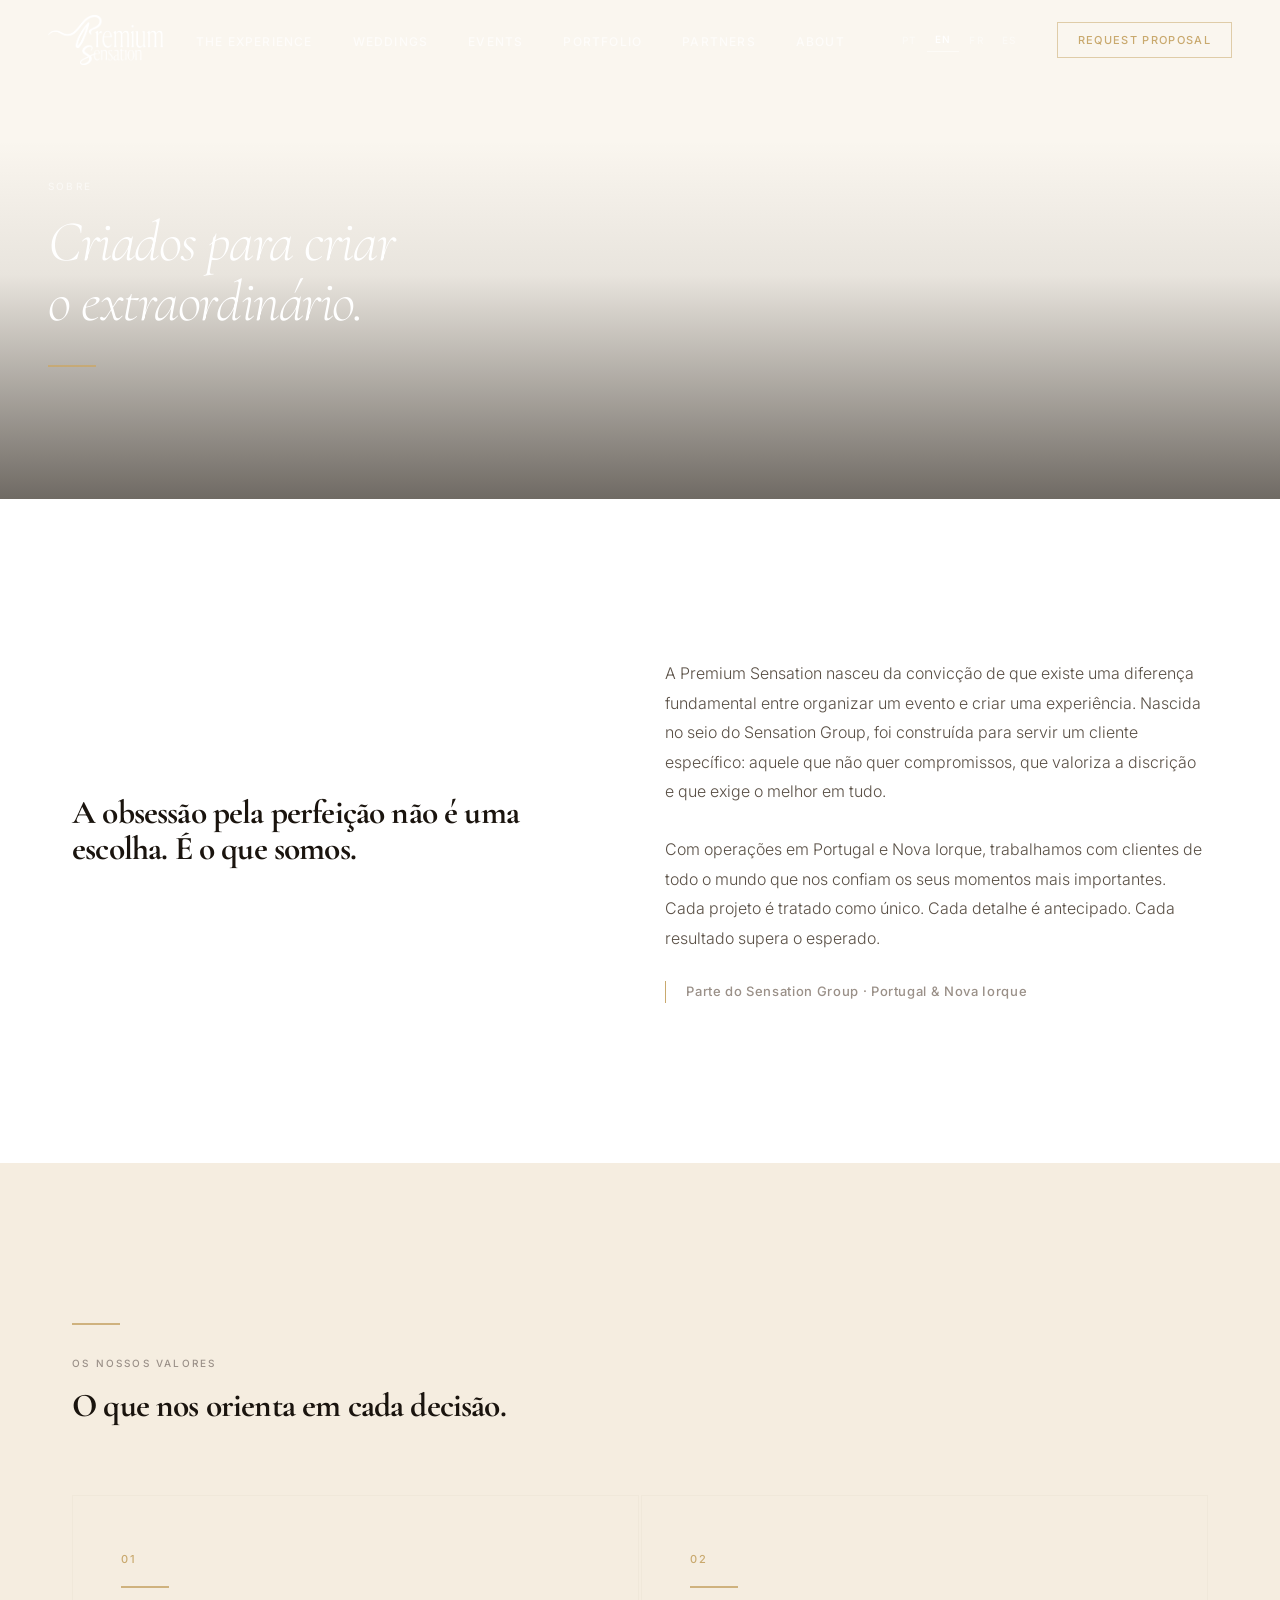
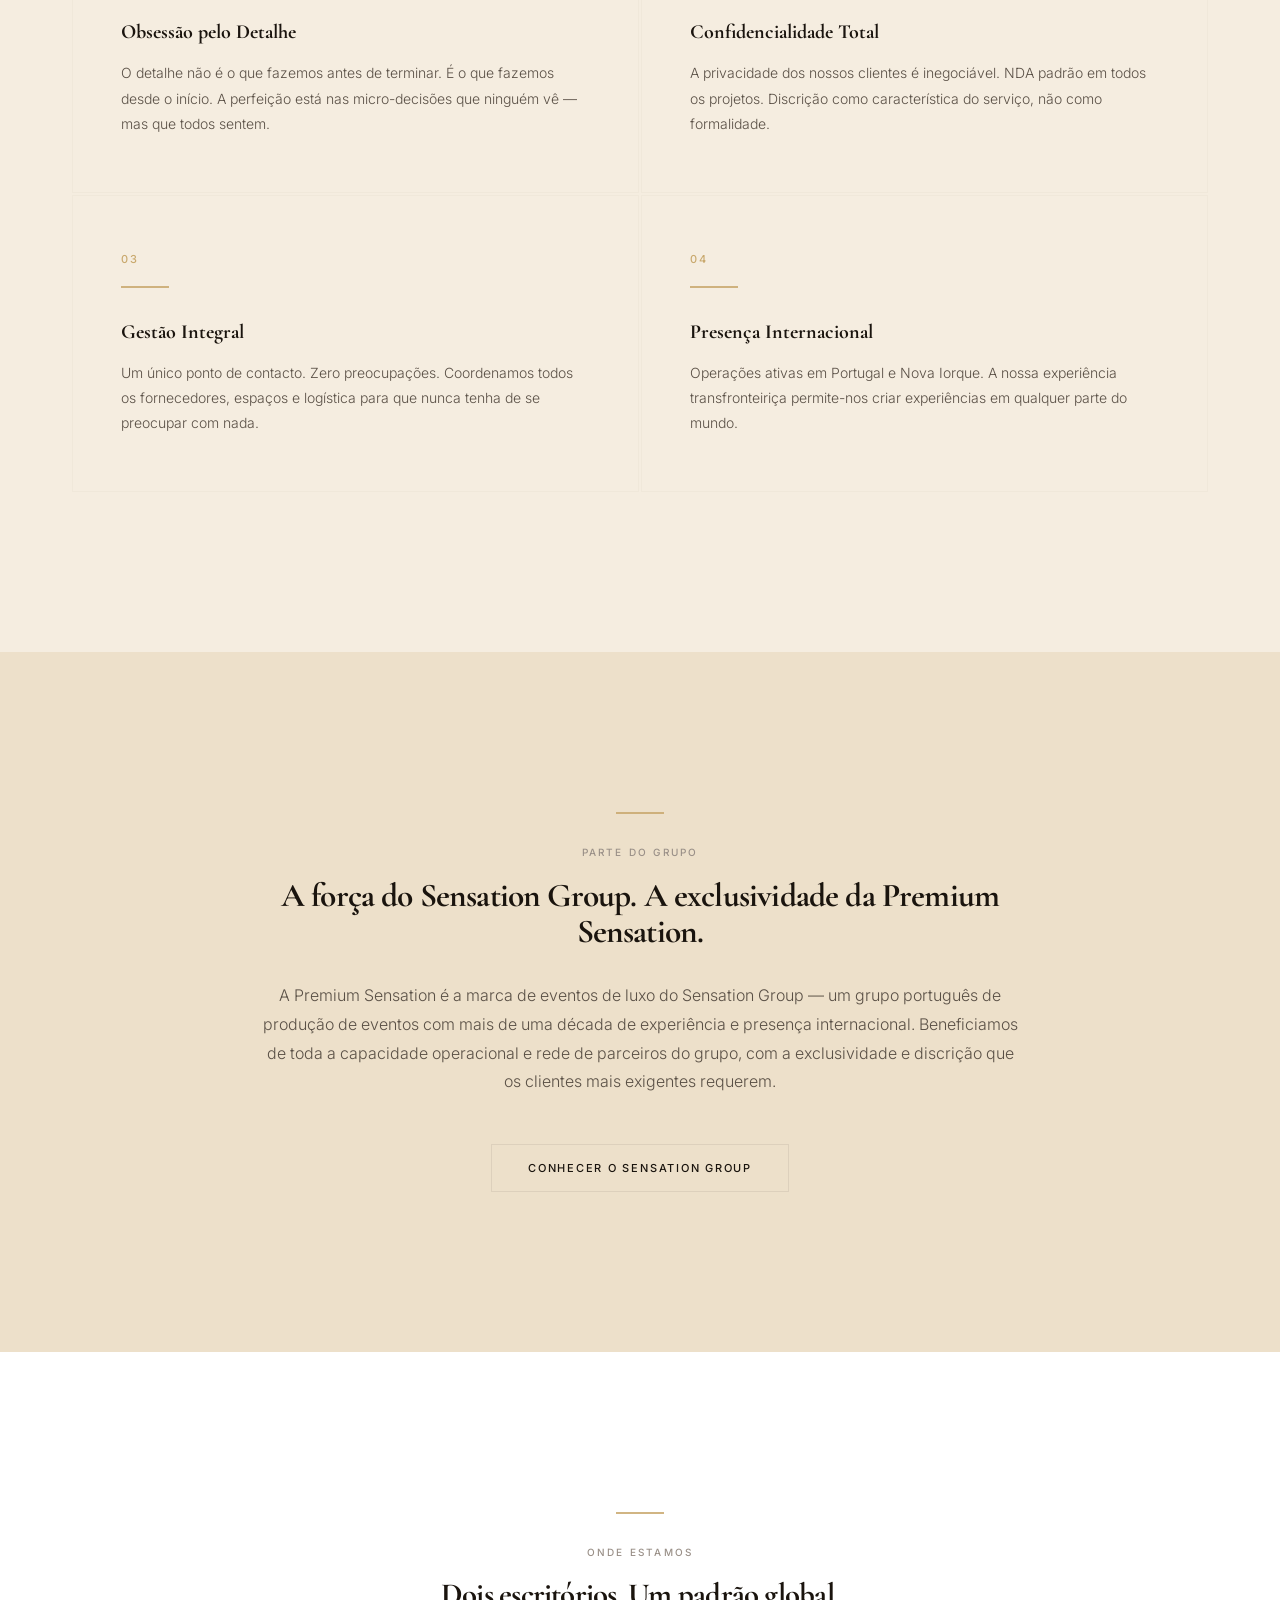
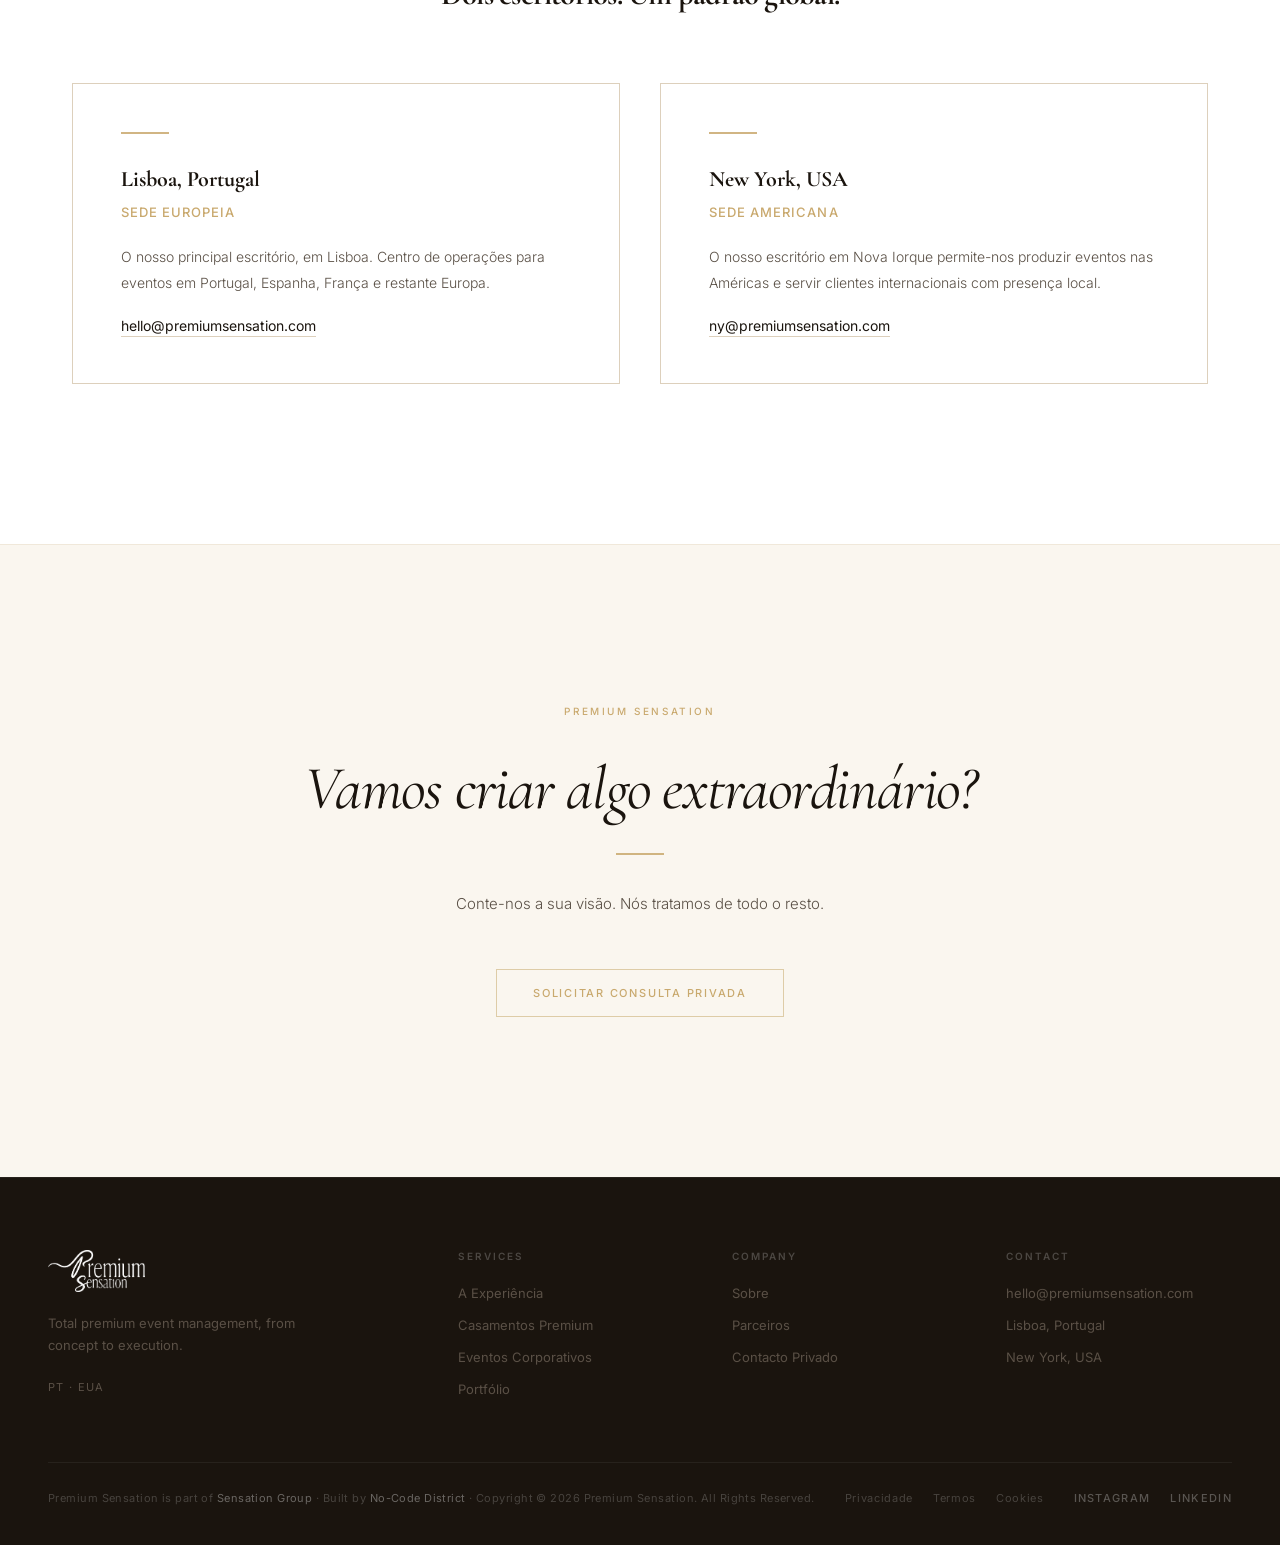
<file: sobre.html>
<!DOCTYPE html>
<html lang="pt">
<head>
  <meta charset="UTF-8">
  <meta name="viewport" content="width=device-width, initial-scale=1.0">
  <title>Sobre — Premium Sensation</title>
  <meta name="description" content="Conheça a Premium Sensation. A história, os valores e a equipa por trás da gestão de eventos mais exigente de Portugal e Nova Iorque.">
  <meta name="robots" content="index, follow">
  <link rel="canonical" href="https://premiumsensation.com/sobre.html">
  <link rel="alternate" hreflang="pt" href="https://premiumsensation.com/sobre.html">
  <link rel="alternate" hreflang="en" href="https://premiumsensation.com/sobre.html">
  <link rel="alternate" hreflang="fr" href="https://premiumsensation.com/sobre.html">
  <link rel="alternate" hreflang="es" href="https://premiumsensation.com/sobre.html">
  <link rel="alternate" hreflang="x-default" href="https://premiumsensation.com/sobre.html">
  <meta property="og:type" content="website">
  <meta property="og:title" content="Sobre — Premium Sensation">
  <meta property="og:description" content="Conheça a Premium Sensation. A história, os valores e a equipa por trás da gestão de eventos mais exigente de Portugal e Nova Iorque.">
  <meta property="og:image" content="https://premiumsensation.com/assets/img/og-sobre.jpg">
  <meta property="og:url" content="https://premiumsensation.com/sobre.html">
  <meta property="og:locale" content="pt_PT">
  <meta name="twitter:card" content="summary_large_image">
  <meta name="twitter:title" content="Sobre — Premium Sensation">
  <meta name="twitter:description" content="Conheça a Premium Sensation. A história, os valores e a equipa por trás da gestão de eventos mais exigente de Portugal e Nova Iorque.">
  <meta name="twitter:image" content="https://premiumsensation.com/assets/img/og-sobre.jpg">
  <script type="application/ld+json">
  {
    "@context": "https://schema.org",
    "@type": "Organization",
    "name": "Premium Sensation",
    "url": "https://premiumsensation.com",
    "description": "Luxury event management — from concept to execution.",
    "parentOrganization": {
      "@type": "Organization",
      "name": "Sensation Group",
      "url": "https://sensationgroup.com"
    }
  }
  </script>
  <link rel="preconnect" href="https://fonts.googleapis.com">
  <link rel="preconnect" href="https://fonts.gstatic.com" crossorigin>
  <link href="https://fonts.googleapis.com/css2?family=Cormorant+Garamond:ital,wght@0,300;0,400;0,600;0,700;1,400;1,600&family=Inter:wght@300;400;500;600&display=swap" rel="stylesheet">
  <link rel="stylesheet" href="assets/css/base.css">
  <link rel="stylesheet" href="assets/css/nav.css">
  <link rel="stylesheet" href="assets/css/footer.css">
  <link rel="stylesheet" href="assets/css/components.css">

  <style>
    .sobre-grid { display: grid; grid-template-columns: 1fr 1.1fr; gap: 100px; align-items: center; }
    .valores-grid { display: grid; grid-template-columns: 1fr 1fr; gap: 2px; margin-top: 72px; }
    .valor-card { padding: 56px 48px; border: 1px solid var(--gray-100); }
    .locations-grid { display: grid; grid-template-columns: 1fr 1fr; gap: 40px; margin-top: 64px; }
    .location-card { padding: 48px; border: 1px solid var(--gray-200); }
    @media (max-width: 1024px) {
      .sobre-grid { grid-template-columns: 1fr; gap: 56px; }
      .valores-grid { grid-template-columns: 1fr; }
      .locations-grid { grid-template-columns: 1fr; }
    }
    @media (max-width: 768px) {
      .valor-card { padding: 40px 28px; }
      .location-card { padding: 32px 24px; }
    }
  </style>
</head>
<body>

<!-- ============================================================
     NAVIGATION
============================================================ -->
<nav class="nav" id="nav" role="navigation" aria-label="Principal">
  <div class="nav-inner">
    <a href="index.html" class="nav-logo" aria-label="Premium Sensation — Página inicial">
      <img src="assets/img/premium_sensation_white0.png" alt="Premium Sensation" class="logo-img">
    </a>
    <ul class="nav-links" role="list">
      <li><a href="experiencia.html" data-i18n="nav.experience">A Experiência</a></li>
      <li><a href="casamentos.html" data-i18n="nav.weddings">Casamentos</a></li>
      <li><a href="eventos-corporativos.html" data-i18n="nav.events">Eventos</a></li>
      <li><a href="portfolio.html" data-i18n="nav.portfolio">Portfólio</a></li>
      <li><a href="parceiros.html" data-i18n="nav.partners">Parceiros</a></li>
      <li><a href="sobre.html" data-i18n="nav.about">Sobre</a></li>
    </ul>
    <div class="lang-switcher" aria-label="Selecionar idioma">
      <button data-lang-btn="pt" class="active">PT</button>
      <button data-lang-btn="en">EN</button>
      <button data-lang-btn="fr">FR</button>
      <button data-lang-btn="es">ES</button>
    </div>
    <a href="contacto.html" class="nav-cta" data-i18n="nav.cta">Solicitar Proposta</a>
    <button class="nav-hamburger" id="hamburger" aria-label="Abrir menu" aria-expanded="false">
      <span></span><span></span><span></span>
    </button>
  </div>
</nav>

<!-- MOBILE MENU -->
<div class="nav-mobile-menu" id="mobile-menu" role="dialog" aria-label="Menu de navegação">
  <a href="experiencia.html" data-i18n="nav.experience">A Experiência</a>
  <a href="casamentos.html" data-i18n="nav.weddings">Casamentos</a>
  <a href="eventos-corporativos.html" data-i18n="nav.events">Eventos</a>
  <a href="portfolio.html" data-i18n="nav.portfolio">Portfólio</a>
  <a href="parceiros.html" data-i18n="nav.partners">Parceiros</a>
  <a href="sobre.html" data-i18n="nav.about">Sobre</a>
  <a href="contacto.html" class="mobile-cta" data-i18n="nav.cta">Solicitar Proposta</a>
  <div class="lang-switcher" aria-label="Selecionar idioma">
    <button data-lang-btn="pt" class="active">PT</button>
    <button data-lang-btn="en">EN</button>
    <button data-lang-btn="fr">FR</button>
    <button data-lang-btn="es">ES</button>
  </div>
</div>

<!-- ============================================================
     PAGE HERO
============================================================ -->
<section class="page-hero" aria-label="Sobre a Premium Sensation">
  <div class="page-hero-bg" style="background-image: url('https://images.unsplash.com/photo-1464366400600-7168b8af9bc3?w=1800&q=90');" role="img" aria-label="Evento de gala Premium Sensation"></div>
  <div class="page-hero-overlay"></div>
  <div class="page-hero-content">
    <p class="page-hero-label">Sobre</p>
    <h1 class="page-hero-title">Criados para criar<br>o extraordinário.</h1>
    <div class="accent-line" style="margin-top:32px;"></div>
  </div>
</section>

<!-- ============================================================
     HISTÓRIA — 2-col
============================================================ -->
<section class="section-wrap--white ps-section" aria-labelledby="historia-heading">
  <div class="sobre-grid reveal">
    <div>
      <h2 id="historia-heading" style="font-family:'Cormorant Garamond',serif;font-size:clamp(24px,2.6vw,38px);font-weight:700;line-height:1.08;letter-spacing:-0.025em;color:var(--black);">A obsessão pela perfeição não é uma escolha. É o que somos.</h2>
    </div>
    <div class="reveal reveal-delay-2">
      <p style="font-size:16px;font-weight:300;line-height:1.85;color:var(--gray-600);margin-bottom:28px;">A Premium Sensation nasceu da convicção de que existe uma diferença fundamental entre organizar um evento e criar uma experiência. Nascida no seio do Sensation Group, foi construída para servir um cliente específico: aquele que não quer compromissos, que valoriza a discrição e que exige o melhor em tudo.</p>
      <p style="font-size:16px;font-weight:300;line-height:1.85;color:var(--gray-600);margin-bottom:28px;">Com operações em Portugal e Nova Iorque, trabalhamos com clientes de todo o mundo que nos confiam os seus momentos mais importantes. Cada projeto é tratado como único. Cada detalhe é antecipado. Cada resultado supera o esperado.</p>
      <p style="font-size:13px;font-weight:500;letter-spacing:0.05em;color:var(--gray-400);line-height:1.65;border-left:1px solid var(--accent);padding-left:20px;">Parte do Sensation Group · Portugal &amp; Nova Iorque</p>
    </div>
  </div>
</section>

<!-- ============================================================
     VALORES — 2×2 grid
============================================================ -->
<section class="section-wrap--off ps-section" aria-labelledby="valores-heading">
  <div class="reveal">
    <div class="accent-line"></div>
    <span style="font-family:'Inter',sans-serif;font-size:10px;font-weight:500;letter-spacing:0.22em;text-transform:uppercase;color:var(--gray-400);margin-bottom:20px;display:block;">Os Nossos Valores</span>
    <h2 id="valores-heading" style="font-family:'Cormorant Garamond',serif;font-size:clamp(22px,2.6vw,40px);font-weight:700;line-height:1.04;letter-spacing:-0.025em;color:var(--black);">O que nos orienta em cada decisão.</h2>
  </div>

  <div class="valores-grid">
    <article class="valor-card reveal">
      <span style="font-family:'Inter',sans-serif;font-size:11px;font-weight:500;letter-spacing:0.14em;color:var(--accent);margin-bottom:20px;display:block;">01</span>
      <div class="accent-line"></div>
      <h3 style="font-family:'Cormorant Garamond',serif;font-size:20px;font-weight:700;color:var(--black);margin-bottom:16px;line-height:1.2;">Obsessão pelo Detalhe</h3>
      <p style="font-size:14px;font-weight:300;line-height:1.8;color:var(--gray-600);">O detalhe não é o que fazemos antes de terminar. É o que fazemos desde o início. A perfeição está nas micro-decisões que ninguém vê — mas que todos sentem.</p>
    </article>
    <article class="valor-card reveal reveal-delay-1">
      <span style="font-family:'Inter',sans-serif;font-size:11px;font-weight:500;letter-spacing:0.14em;color:var(--accent);margin-bottom:20px;display:block;">02</span>
      <div class="accent-line"></div>
      <h3 style="font-family:'Cormorant Garamond',serif;font-size:20px;font-weight:700;color:var(--black);margin-bottom:16px;line-height:1.2;">Confidencialidade Total</h3>
      <p style="font-size:14px;font-weight:300;line-height:1.8;color:var(--gray-600);">A privacidade dos nossos clientes é inegociável. NDA padrão em todos os projetos. Discrição como característica do serviço, não como formalidade.</p>
    </article>
    <article class="valor-card reveal">
      <span style="font-family:'Inter',sans-serif;font-size:11px;font-weight:500;letter-spacing:0.14em;color:var(--accent);margin-bottom:20px;display:block;">03</span>
      <div class="accent-line"></div>
      <h3 style="font-family:'Cormorant Garamond',serif;font-size:20px;font-weight:700;color:var(--black);margin-bottom:16px;line-height:1.2;">Gestão Integral</h3>
      <p style="font-size:14px;font-weight:300;line-height:1.8;color:var(--gray-600);">Um único ponto de contacto. Zero preocupações. Coordenamos todos os fornecedores, espaços e logística para que nunca tenha de se preocupar com nada.</p>
    </article>
    <article class="valor-card reveal reveal-delay-1">
      <span style="font-family:'Inter',sans-serif;font-size:11px;font-weight:500;letter-spacing:0.14em;color:var(--accent);margin-bottom:20px;display:block;">04</span>
      <div class="accent-line"></div>
      <h3 style="font-family:'Cormorant Garamond',serif;font-size:20px;font-weight:700;color:var(--black);margin-bottom:16px;line-height:1.2;">Presença Internacional</h3>
      <p style="font-size:14px;font-weight:300;line-height:1.8;color:var(--gray-600);">Operações ativas em Portugal e Nova Iorque. A nossa experiência transfronteiriça permite-nos criar experiências em qualquer parte do mundo.</p>
    </article>
  </div>
</section>

<!-- ============================================================
     SENSATION GROUP — dark, centered
============================================================ -->
<section class="section-wrap--cream ps-section" aria-labelledby="group-heading">
  <div class="reveal" style="text-align:center;max-width:760px;margin:0 auto;">
    <div class="accent-line" style="margin-left:auto;margin-right:auto;"></div>
    <span style="font-family:'Inter',sans-serif;font-size:10px;font-weight:500;letter-spacing:0.22em;text-transform:uppercase;color:var(--gray-400);margin-bottom:20px;display:block;">Parte do Grupo</span>
    <h2 id="group-heading" style="font-family:'Cormorant Garamond',serif;font-size:clamp(22px,2.6vw,40px);font-weight:700;line-height:1.06;letter-spacing:-0.025em;color:var(--black);margin-bottom:32px;">A força do Sensation Group. A exclusividade da Premium Sensation.</h2>
    <p style="font-size:16px;font-weight:300;line-height:1.8;color:var(--gray-600);margin-bottom:48px;">A Premium Sensation é a marca de eventos de luxo do Sensation Group — um grupo português de produção de eventos com mais de uma década de experiência e presença internacional. Beneficiamos de toda a capacidade operacional e rede de parceiros do grupo, com a exclusividade e discrição que os clientes mais exigentes requerem.</p>
    <a href="https://sensationgroup.com" target="_blank" rel="noopener" class="btn btn--outline">Conhecer o Sensation Group</a>
  </div>
</section>

<!-- ============================================================
     LOCALIZAÇÃO — 2 offices
============================================================ -->
<section class="section-wrap--white ps-section" aria-labelledby="localizacao-heading">
  <div class="reveal" style="text-align:center;max-width:640px;margin:0 auto 72px;">
    <div class="accent-line" style="margin-left:auto;margin-right:auto;"></div>
    <span style="font-family:'Inter',sans-serif;font-size:10px;font-weight:500;letter-spacing:0.22em;text-transform:uppercase;color:var(--gray-400);margin-bottom:20px;display:block;">Onde Estamos</span>
    <h2 id="localizacao-heading" style="font-family:'Cormorant Garamond',serif;font-size:clamp(22px,2.4vw,38px);font-weight:700;line-height:1.08;letter-spacing:-0.025em;color:var(--black);">Dois escritórios. Um padrão global.</h2>
  </div>

  <div class="locations-grid">
    <article class="location-card reveal">
      <div class="accent-line"></div>
      <h3 style="font-family:'Cormorant Garamond',serif;font-size:22px;font-weight:700;color:var(--black);margin-bottom:12px;">Lisboa, Portugal</h3>
      <p style="font-size:13px;font-weight:500;letter-spacing:0.08em;text-transform:uppercase;color:var(--accent);margin-bottom:24px;">Sede Europeia</p>
      <p style="font-size:14px;font-weight:300;line-height:1.8;color:var(--gray-600);margin-bottom:20px;">O nosso principal escritório, em Lisboa. Centro de operações para eventos em Portugal, Espanha, França e restante Europa.</p>
      <a href="mailto:hello@premiumsensation.com" style="font-size:14px;font-weight:400;color:var(--black);text-decoration:none;border-bottom:1px solid var(--gray-200);padding-bottom:2px;">hello@premiumsensation.com</a>
    </article>
    <article class="location-card reveal reveal-delay-1">
      <div class="accent-line"></div>
      <h3 style="font-family:'Cormorant Garamond',serif;font-size:22px;font-weight:700;color:var(--black);margin-bottom:12px;">New York, USA</h3>
      <p style="font-size:13px;font-weight:500;letter-spacing:0.08em;text-transform:uppercase;color:var(--accent);margin-bottom:24px;">Sede Americana</p>
      <p style="font-size:14px;font-weight:300;line-height:1.8;color:var(--gray-600);margin-bottom:20px;">O nosso escritório em Nova Iorque permite-nos produzir eventos nas Américas e servir clientes internacionais com presença local.</p>
      <a href="mailto:ny@premiumsensation.com" style="font-size:14px;font-weight:400;color:var(--black);text-decoration:none;border-bottom:1px solid var(--gray-200);padding-bottom:2px;">ny@premiumsensation.com</a>
    </article>
  </div>
</section>

<!-- ============================================================
     FINAL CTA
============================================================ -->
<section class="section-wrap--ivory ps-section" style="text-align:center;border-top:1px solid var(--gray-100);" aria-labelledby="sobre-cta-heading">
  <div class="reveal" style="max-width:720px;margin:0 auto;">
    <span style="font-family:'Inter',sans-serif;font-size:10px;font-weight:500;letter-spacing:0.26em;text-transform:uppercase;color:var(--accent);margin-bottom:40px;display:block;">Premium Sensation</span>
    <h2 id="sobre-cta-heading" style="font-family:'Cormorant Garamond',serif;font-size:clamp(36px,4.8vw,72px);font-weight:400;font-style:italic;line-height:1.05;letter-spacing:-0.02em;color:var(--black);margin-bottom:32px;">Vamos criar algo extraordinário?</h2>
    <div class="accent-line" style="margin-left:auto;margin-right:auto;margin-bottom:36px;"></div>
    <p style="font-family:'Inter',sans-serif;font-size:15px;font-weight:300;color:var(--gray-600);margin-bottom:52px;line-height:1.70;">Conte-nos a sua visão. Nós tratamos de todo o resto.</p>
    <a href="contacto.html" class="btn">Solicitar Consulta Privada</a>
  </div>
</section>

<!-- ============================================================
     FOOTER
============================================================ -->
<footer class="footer" role="contentinfo">
  <div class="footer-top">
    <div>
      <img src="assets/img/premium_sensation_white0.png" alt="Premium Sensation" class="logo-img footer-logo">
      <p class="footer-tagline" data-i18n="footer.tagline">Gestão total de eventos premium, do conceito à execução.</p>
      <p class="footer-locations">PT · EUA</p>
    </div>
    <nav class="footer-col" aria-label="Serviços">
      <p class="footer-col-title" data-i18n="footer.services">Serviços</p>
      <ul>
        <li><a href="experiencia.html">A Experiência</a></li>
        <li><a href="casamentos.html">Casamentos Premium</a></li>
        <li><a href="eventos-corporativos.html">Eventos Corporativos</a></li>
        <li><a href="portfolio.html">Portfólio</a></li>
      </ul>
    </nav>
    <nav class="footer-col" aria-label="Empresa">
      <p class="footer-col-title" data-i18n="footer.company">Empresa</p>
      <ul>
        <li><a href="sobre.html">Sobre</a></li>
        <li><a href="parceiros.html">Parceiros</a></li>
        <li><a href="contacto.html">Contacto Privado</a></li>
      </ul>
    </nav>
    <div class="footer-col">
      <p class="footer-col-title" data-i18n="footer.contact">Contacto</p>
      <ul>
        <li><a href="mailto:hello@premiumsensation.com">hello@premiumsensation.com</a></li>
        <li><a href="#">Lisboa, Portugal</a></li>
        <li><a href="#">New York, USA</a></li>
      </ul>
    </div>
  </div>
  <div class="footer-bottom">
    <p class="footer-copy">Premium Sensation is part of <a href="https://sensationgroup.com" target="_blank" rel="noopener">Sensation Group</a> &middot; Built by <a href="https://nocodedistrict.com" target="_blank" rel="noopener">No-Code District</a> &middot; Copyright &copy; 2026 Premium Sensation. All Rights Reserved.</p>
    <nav class="footer-legal" aria-label="Legal">
      <a href="privacidade.html">Privacidade</a>
      <a href="termos.html">Termos</a>
      <a href="cookies.html">Cookies</a>
    </nav>
    <nav class="footer-socials" aria-label="Redes Sociais">
      <a href="#" aria-label="Instagram">Instagram</a>
      <a href="#" aria-label="LinkedIn">LinkedIn</a>
    </nav>
  </div>
</footer>

<script src="assets/js/i18n.js"></script>
<script src="assets/js/main.js"></script>
<script src="assets/js/content.js"></script>

</body>
</html>
</file>
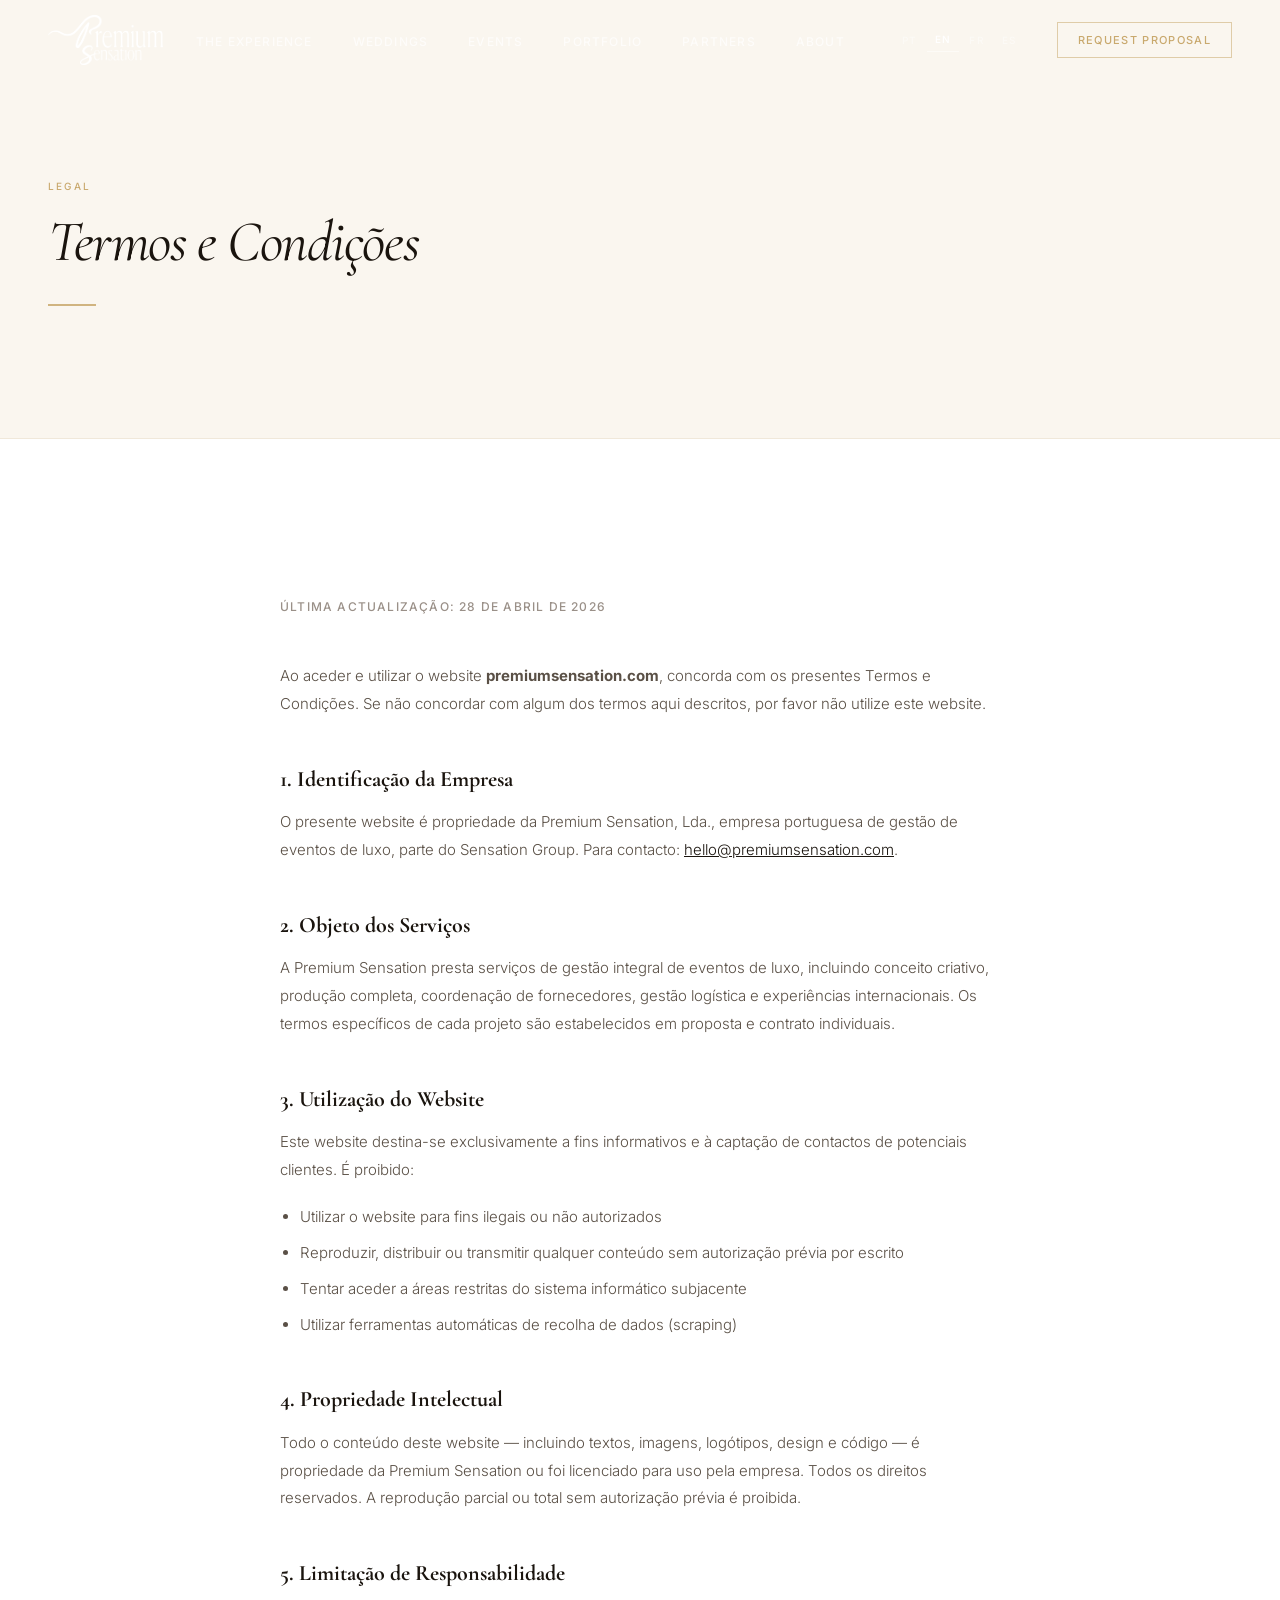
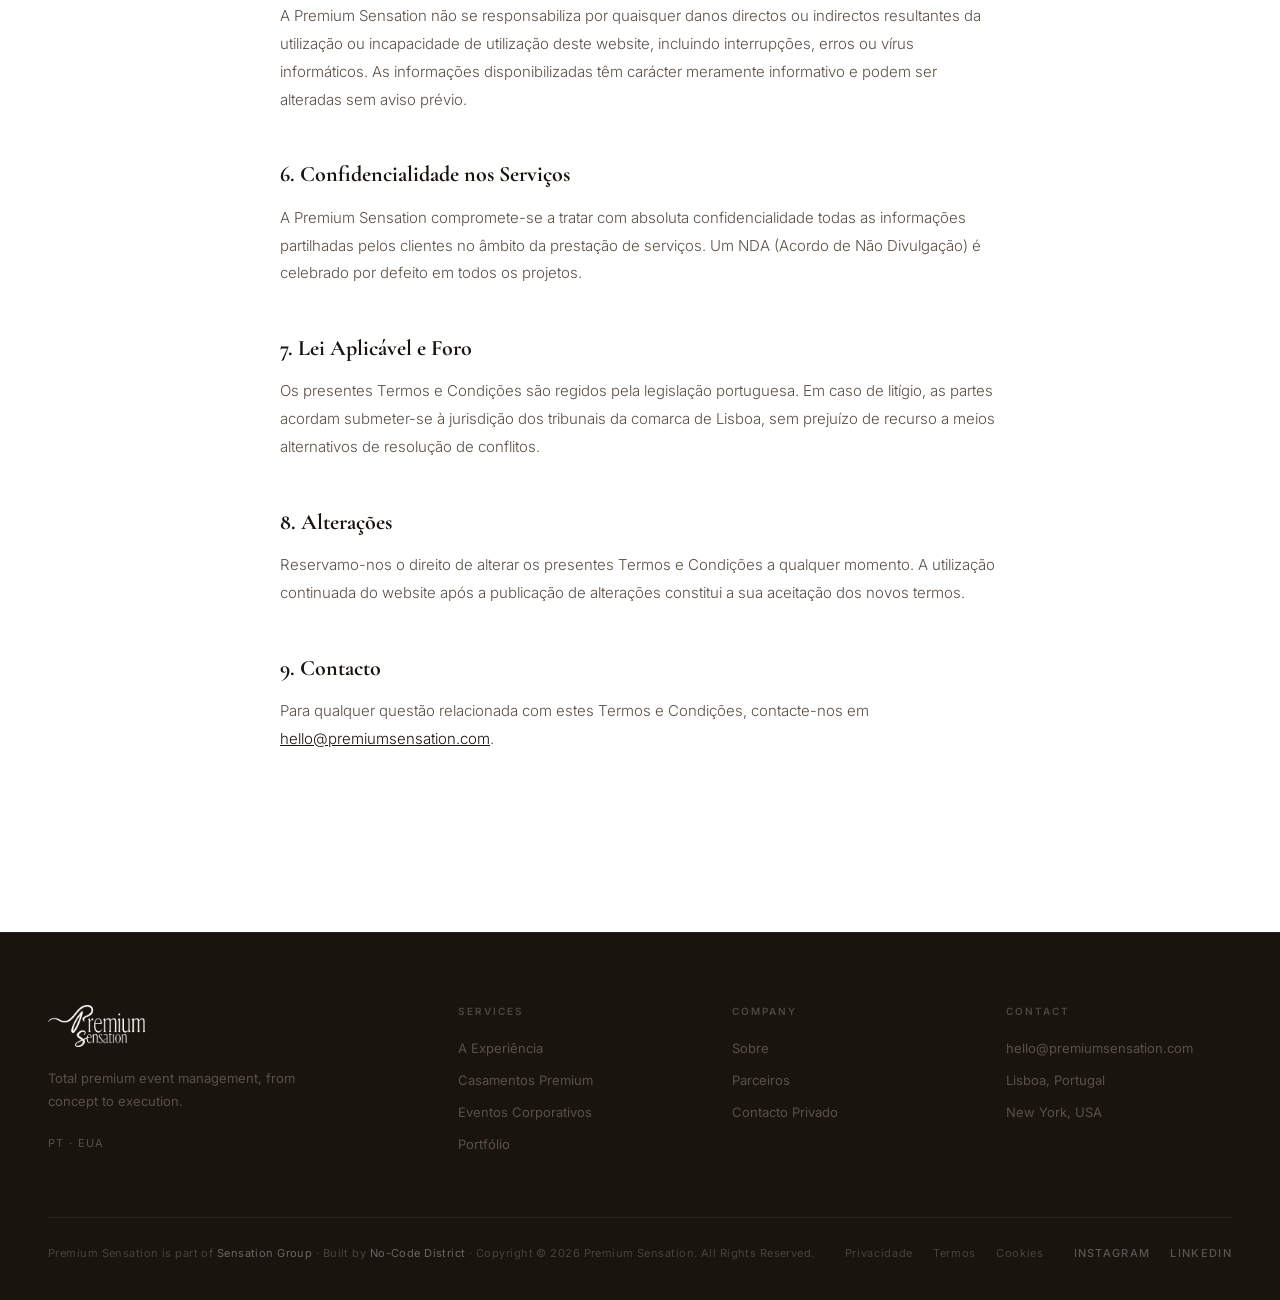
<file: termos.html>
<!DOCTYPE html>
<html lang="pt">
<head>
  <meta charset="UTF-8">
  <meta name="viewport" content="width=device-width, initial-scale=1.0">
  <title>Termos e Condições — Premium Sensation</title>
  <meta name="description" content="Termos e condições de utilização do website e serviços da Premium Sensation.">
  <meta name="robots" content="noindex, follow">
  <link rel="canonical" href="https://premiumsensation.com/termos.html">
  <link rel="preconnect" href="https://fonts.googleapis.com">
  <link rel="preconnect" href="https://fonts.gstatic.com" crossorigin>
  <link href="https://fonts.googleapis.com/css2?family=Cormorant+Garamond:ital,wght@0,300;0,400;0,600;0,700;1,400;1,600&family=Inter:wght@300;400;500;600&display=swap" rel="stylesheet">
  <link rel="stylesheet" href="assets/css/base.css">
  <link rel="stylesheet" href="assets/css/nav.css">
  <link rel="stylesheet" href="assets/css/footer.css">
  <link rel="stylesheet" href="assets/css/components.css">

  <style>
    .legal-content { max-width: 720px; margin: 0 auto; }
    .legal-content h2 { font-family: 'Cormorant Garamond', serif; font-size: 22px; font-weight: 700; color: var(--black); margin: 48px 0 16px; line-height: 1.2; }
    .legal-content p { font-size: 15px; font-weight: 300; line-height: 1.85; color: var(--gray-600); margin-bottom: 20px; }
    .legal-content ul { font-size: 15px; font-weight: 300; line-height: 1.85; color: var(--gray-600); margin-bottom: 20px; padding-left: 20px; }
    .legal-content ul li { margin-bottom: 8px; }
    .legal-content a { color: var(--black); text-decoration: underline; }
    .legal-date { font-size: 12px; font-weight: 500; letter-spacing: 0.1em; text-transform: uppercase; color: var(--gray-400); margin-bottom: 48px; display: block; }
  </style>
</head>
<body>

<!-- NAVIGATION -->
<nav class="nav" id="nav" role="navigation" aria-label="Principal">
  <div class="nav-inner">
    <a href="index.html" class="nav-logo" aria-label="Premium Sensation — Página inicial">
      <img src="assets/img/premium_sensation_white0.png" alt="Premium Sensation" class="logo-img">
    </a>
    <ul class="nav-links" role="list">
      <li><a href="experiencia.html" data-i18n="nav.experience">A Experiência</a></li>
      <li><a href="casamentos.html" data-i18n="nav.weddings">Casamentos</a></li>
      <li><a href="eventos-corporativos.html" data-i18n="nav.events">Eventos</a></li>
      <li><a href="portfolio.html" data-i18n="nav.portfolio">Portfólio</a></li>
      <li><a href="parceiros.html" data-i18n="nav.partners">Parceiros</a></li>
      <li><a href="sobre.html" data-i18n="nav.about">Sobre</a></li>
    </ul>
    <div class="lang-switcher" aria-label="Selecionar idioma">
      <button data-lang-btn="pt" class="active">PT</button>
      <button data-lang-btn="en">EN</button>
      <button data-lang-btn="fr">FR</button>
      <button data-lang-btn="es">ES</button>
    </div>
    <a href="contacto.html" class="nav-cta" data-i18n="nav.cta">Solicitar Proposta</a>
    <button class="nav-hamburger" id="hamburger" aria-label="Abrir menu" aria-expanded="false">
      <span></span><span></span><span></span>
    </button>
  </div>
</nav>

<!-- MOBILE MENU -->
<div class="nav-mobile-menu" id="mobile-menu" role="dialog" aria-label="Menu de navegação">
  <a href="experiencia.html" data-i18n="nav.experience">A Experiência</a>
  <a href="casamentos.html" data-i18n="nav.weddings">Casamentos</a>
  <a href="eventos-corporativos.html" data-i18n="nav.events">Eventos</a>
  <a href="portfolio.html" data-i18n="nav.portfolio">Portfólio</a>
  <a href="parceiros.html" data-i18n="nav.partners">Parceiros</a>
  <a href="sobre.html" data-i18n="nav.about">Sobre</a>
  <a href="contacto.html" class="mobile-cta" data-i18n="nav.cta">Solicitar Proposta</a>
  <div class="lang-switcher" aria-label="Selecionar idioma">
    <button data-lang-btn="pt" class="active">PT</button>
    <button data-lang-btn="en">EN</button>
    <button data-lang-btn="fr">FR</button>
    <button data-lang-btn="es">ES</button>
  </div>
</div>

<!-- PAGE HERO -->
<section class="page-hero" aria-label="Termos e Condições" style="background:var(--ivory);border-bottom:1px solid var(--gray-100);">
  <div class="page-hero-content">
    <p class="page-hero-label" style="color:var(--accent);">Legal</p>
    <h1 class="page-hero-title" style="color:var(--black);font-weight:400;font-style:italic;">Termos e Condições</h1>
    <div class="accent-line" style="margin-top:32px;"></div>
  </div>
</section>

<!-- LEGAL CONTENT -->
<section class="section-wrap--white ps-section">
  <div class="legal-content">
    <span class="legal-date">Última actualização: 28 de Abril de 2026</span>

    <p>Ao aceder e utilizar o website <strong>premiumsensation.com</strong>, concorda com os presentes Termos e Condições. Se não concordar com algum dos termos aqui descritos, por favor não utilize este website.</p>

    <h2>1. Identificação da Empresa</h2>
    <p>O presente website é propriedade da Premium Sensation, Lda., empresa portuguesa de gestão de eventos de luxo, parte do Sensation Group. Para contacto: <a href="mailto:hello@premiumsensation.com">hello@premiumsensation.com</a>.</p>

    <h2>2. Objeto dos Serviços</h2>
    <p>A Premium Sensation presta serviços de gestão integral de eventos de luxo, incluindo conceito criativo, produção completa, coordenação de fornecedores, gestão logística e experiências internacionais. Os termos específicos de cada projeto são estabelecidos em proposta e contrato individuais.</p>

    <h2>3. Utilização do Website</h2>
    <p>Este website destina-se exclusivamente a fins informativos e à captação de contactos de potenciais clientes. É proibido:</p>
    <ul>
      <li>Utilizar o website para fins ilegais ou não autorizados</li>
      <li>Reproduzir, distribuir ou transmitir qualquer conteúdo sem autorização prévia por escrito</li>
      <li>Tentar aceder a áreas restritas do sistema informático subjacente</li>
      <li>Utilizar ferramentas automáticas de recolha de dados (scraping)</li>
    </ul>

    <h2>4. Propriedade Intelectual</h2>
    <p>Todo o conteúdo deste website — incluindo textos, imagens, logótipos, design e código — é propriedade da Premium Sensation ou foi licenciado para uso pela empresa. Todos os direitos reservados. A reprodução parcial ou total sem autorização prévia é proibida.</p>

    <h2>5. Limitação de Responsabilidade</h2>
    <p>A Premium Sensation não se responsabiliza por quaisquer danos directos ou indirectos resultantes da utilização ou incapacidade de utilização deste website, incluindo interrupções, erros ou vírus informáticos. As informações disponibilizadas têm carácter meramente informativo e podem ser alteradas sem aviso prévio.</p>

    <h2>6. Confidencialidade nos Serviços</h2>
    <p>A Premium Sensation compromete-se a tratar com absoluta confidencialidade todas as informações partilhadas pelos clientes no âmbito da prestação de serviços. Um NDA (Acordo de Não Divulgação) é celebrado por defeito em todos os projetos.</p>

    <h2>7. Lei Aplicável e Foro</h2>
    <p>Os presentes Termos e Condições são regidos pela legislação portuguesa. Em caso de litígio, as partes acordam submeter-se à jurisdição dos tribunais da comarca de Lisboa, sem prejuízo de recurso a meios alternativos de resolução de conflitos.</p>

    <h2>8. Alterações</h2>
    <p>Reservamo-nos o direito de alterar os presentes Termos e Condições a qualquer momento. A utilização continuada do website após a publicação de alterações constitui a sua aceitação dos novos termos.</p>

    <h2>9. Contacto</h2>
    <p>Para qualquer questão relacionada com estes Termos e Condições, contacte-nos em <a href="mailto:hello@premiumsensation.com">hello@premiumsensation.com</a>.</p>
  </div>
</section>

<!-- FOOTER -->
<footer class="footer" role="contentinfo">
  <div class="footer-top">
    <div>
      <img src="assets/img/premium_sensation_white0.png" alt="Premium Sensation" class="logo-img footer-logo">
      <p class="footer-tagline" data-i18n="footer.tagline">Gestão total de eventos premium, do conceito à execução.</p>
      <p class="footer-locations">PT · EUA</p>
    </div>
    <nav class="footer-col" aria-label="Serviços">
      <p class="footer-col-title" data-i18n="footer.services">Serviços</p>
      <ul>
        <li><a href="experiencia.html">A Experiência</a></li>
        <li><a href="casamentos.html">Casamentos Premium</a></li>
        <li><a href="eventos-corporativos.html">Eventos Corporativos</a></li>
        <li><a href="portfolio.html">Portfólio</a></li>
      </ul>
    </nav>
    <nav class="footer-col" aria-label="Empresa">
      <p class="footer-col-title" data-i18n="footer.company">Empresa</p>
      <ul>
        <li><a href="sobre.html">Sobre</a></li>
        <li><a href="parceiros.html">Parceiros</a></li>
        <li><a href="contacto.html">Contacto Privado</a></li>
      </ul>
    </nav>
    <div class="footer-col">
      <p class="footer-col-title" data-i18n="footer.contact">Contacto</p>
      <ul>
        <li><a href="mailto:hello@premiumsensation.com">hello@premiumsensation.com</a></li>
        <li><a href="#">Lisboa, Portugal</a></li>
        <li><a href="#">New York, USA</a></li>
      </ul>
    </div>
  </div>
  <div class="footer-bottom">
    <p class="footer-copy">Premium Sensation is part of <a href="https://sensationgroup.com" target="_blank" rel="noopener">Sensation Group</a> &middot; Built by <a href="https://nocodedistrict.com" target="_blank" rel="noopener">No-Code District</a> &middot; Copyright &copy; 2026 Premium Sensation. All Rights Reserved.</p>
    <nav class="footer-legal" aria-label="Legal">
      <a href="privacidade.html">Privacidade</a>
      <a href="termos.html">Termos</a>
      <a href="cookies.html">Cookies</a>
    </nav>
    <nav class="footer-socials" aria-label="Redes Sociais">
      <a href="#" aria-label="Instagram">Instagram</a>
      <a href="#" aria-label="LinkedIn">LinkedIn</a>
    </nav>
  </div>
</footer>

<script src="assets/js/i18n.js"></script>
<script src="assets/js/main.js"></script>
<script src="assets/js/content.js"></script>

</body>
</html>
</file>
<file: assets/css/base.css>
/* ============================================================
   BASE.CSS — Premium Sensation Design System
   Fonts: Syne (400,700,800) + Inter (300,400,500,600)
   Load via Google Fonts in HTML <head>:
   <link href="https://fonts.googleapis.com/css2?family=Syne:wght@400;700;800&family=Inter:wght@300;400;500;600&display=swap" rel="stylesheet" />
============================================================ */

/* ============================================================
   CSS CUSTOM PROPERTIES
============================================================ */
:root {
  /* Core — warm charcoal replaces cold black */
  --black:      #1A140E;
  --white:      #FFFFFF;

  /* Warm neutral scale */
  --off-white:  #F5EDE0;   /* warm cream — main light bg */
  --cream:      #EDE0CA;   /* deeper warm beige */
  --ivory:      #FAF6EF;   /* lightest warm white */
  --gray-50:    #FAF6EF;
  --gray-100:   #F0E8DA;
  --gray-200:   #DDD0BC;
  --gray-400:   #9A9088;
  --gray-600:   #5A5046;

  --nav-height: 80px;

  /* Premium Sensation brand accent */
  --accent:       #C9A96E;               /* champagne gold */
  --accent-light: #DFC28A;               /* lighter gold for hovers */
  --accent-dim:   rgba(201, 169, 110, 0.14);

  /* Sage green — optional accent */
  --sage:         #7B9E80;
}

/* ============================================================
   RESET
============================================================ */
*, *::before, *::after {
  box-sizing: border-box;
  margin: 0;
  padding: 0;
}

/* ============================================================
   BASE ELEMENTS
============================================================ */
html {
  scroll-behavior: smooth;
  font-size: 16px;
}

body {
  font-family: 'Inter', sans-serif;
  background-color: var(--off-white);
  color: var(--black);
  overflow-x: hidden;
  -webkit-font-smoothing: antialiased;
  -moz-osx-font-smoothing: grayscale;
}

a {
  text-decoration: none;
  color: inherit;
  cursor: pointer;
}

button {
  cursor: pointer;
  border: none;
  background: none;
  font-family: inherit;
}

img {
  display: block;
  max-width: 100%;
}

/* ============================================================
   TYPOGRAPHY HELPERS
============================================================ */
.section-label {
  font-family: 'Inter', sans-serif;
  font-size: 10px;
  font-weight: 500;
  letter-spacing: 0.22em;
  text-transform: uppercase;
  color: var(--accent);
}

/* ============================================================
   REVEAL ON SCROLL
============================================================ */
.reveal {
  opacity: 0;
  transform: translateY(28px);
  transition: opacity 0.75s ease, transform 0.75s ease;
}

.reveal.visible {
  opacity: 1;
  transform: translateY(0);
}

.reveal-delay-1 { transition-delay: 0.1s; }
.reveal-delay-2 { transition-delay: 0.2s; }
.reveal-delay-3 { transition-delay: 0.3s; }
.reveal-delay-4 { transition-delay: 0.4s; }
</file>
<file: assets/css/nav.css>
/* ============================================================
   NAV.CSS — Premium Sensation
   Depends on: base.css (custom properties)
============================================================ */

/* ============================================================
   NAV SHELL
============================================================ */
.nav {
  position: fixed;
  top: 0;
  left: 0;
  right: 0;
  z-index: 1000;
  height: var(--nav-height);
  display: flex;
  align-items: center;
  padding: 0 48px;
  transition: background 0.4s ease, border-color 0.4s ease;
  border-bottom: 1px solid transparent;
}

.nav.scrolled {
  background: rgba(26, 20, 14, 0.96);
  backdrop-filter: blur(12px);
  -webkit-backdrop-filter: blur(12px);
  border-bottom-color: rgba(201, 169, 110, 0.15);
}

.nav-inner {
  width: 100%;
  display: flex;
  align-items: center;
  justify-content: space-between;
}

/* ============================================================
   NAV LOGO
============================================================ */
.nav-logo {
  display: flex;
  align-items: center;
  text-decoration: none;
}

.nav-logo .logo-img {
  height: 50px;
  width: auto;
  display: block;
}

/* ============================================================
   NAV LINKS
============================================================ */
.nav-links {
  display: flex;
  align-items: center;
  gap: 40px;
  list-style: none;
}

.nav-links a {
  font-size: 12px;
  font-weight: 500;
  letter-spacing: 0.1em;
  text-transform: uppercase;
  color: rgba(255, 255, 255, 0.7);
  transition: color 0.2s;
  cursor: pointer;
}

.nav-links a:hover {
  color: var(--white);
}

/* ============================================================
   NAV CTA
============================================================ */
.nav-cta {
  display: inline-block;
  font-family: 'Inter', sans-serif;
  font-size: 11px;
  font-weight: 500;
  letter-spacing: 0.12em;
  text-transform: uppercase;
  color: var(--accent);
  border: 1px solid rgba(201, 169, 110, 0.55);
  padding: 10px 20px;
  transition: background 0.25s, border-color 0.25s, color 0.25s;
  cursor: pointer;
}

.nav-cta:hover {
  background: var(--accent);
  color: var(--black);
  border-color: var(--accent);
}

/* ============================================================
   LANGUAGE SWITCHER
============================================================ */
.lang-switcher {
  display: flex;
  align-items: center;
  gap: 2px;
  margin-left: 16px;
}

.lang-switcher button {
  font-family: 'Inter', sans-serif;
  font-size: 10px;
  font-weight: 500;
  letter-spacing: 0.12em;
  text-transform: uppercase;
  color: rgba(255, 255, 255, 0.45);
  background: none;
  border: none;
  padding: 6px 8px;
  cursor: pointer;
  transition: color 0.2s;
}

.lang-switcher button:hover,
.lang-switcher button.active {
  color: var(--white);
}

.lang-switcher button.active {
  border-bottom: 1px solid rgba(255, 255, 255, 0.5);
}

/* ============================================================
   HAMBURGER BUTTON
============================================================ */
.nav-hamburger {
  display: none;
  flex-direction: column;
  gap: 5px;
  padding: 8px;
  cursor: pointer;
  background: none;
  border: none;
}

.nav-hamburger span {
  display: block;
  width: 24px;
  height: 1.5px;
  background: var(--white);
  transition: transform 0.3s ease, opacity 0.3s ease;
  transform-origin: center;
}

.nav-hamburger.open span:nth-child(1) {
  transform: translateY(6.5px) rotate(45deg);
}

.nav-hamburger.open span:nth-child(2) {
  opacity: 0;
}

.nav-hamburger.open span:nth-child(3) {
  transform: translateY(-6.5px) rotate(-45deg);
}

/* ============================================================
   MOBILE MENU
============================================================ */
.nav-mobile-menu {
  display: none;
  position: fixed;
  top: var(--nav-height);
  left: 0;
  right: 0;
  bottom: 0;
  background: var(--black);
  z-index: 999;
  flex-direction: column;
  padding: 48px;
  gap: 0;
  overflow-y: auto;
}

.nav-mobile-menu.open {
  display: flex;
}

.nav-mobile-menu a {
  font-family: 'Cormorant Garamond', serif;
  font-size: clamp(28px, 6vw, 40px);
  font-weight: 700;
  color: var(--white);
  padding: 20px 0;
  border-bottom: 1px solid rgba(255, 255, 255, 0.08);
  cursor: pointer;
  transition: opacity 0.2s;
  display: block;
}

.nav-mobile-menu a:hover {
  opacity: 0.6;
}

.nav-mobile-menu .mobile-cta {
  margin-top: 40px;
  font-size: 13px;
  font-weight: 500;
  letter-spacing: 0.12em;
  text-transform: uppercase;
  border: 1px solid rgba(255, 255, 255, 0.3);
  padding: 16px 24px;
  text-align: center;
  color: var(--white);
}

/* ============================================================
   RESPONSIVE — 1024px
============================================================ */
@media (max-width: 1024px) {
  .nav {
    padding: 0 32px;
  }

  .nav-links {
    gap: 28px;
  }
}

/* ============================================================
   RESPONSIVE — 768px
============================================================ */
@media (max-width: 768px) {
  :root {
    --nav-height: 64px;
  }

  .nav {
    padding: 0 24px;
  }

  .nav-links,
  .nav-cta {
    display: none;
  }

  /* Hide desktop lang-switcher, show inside mobile menu instead */
  .nav-inner > .lang-switcher {
    display: none;
  }

  .nav-hamburger {
    display: flex;
  }

  /* Language switcher inside mobile menu */
  .nav-mobile-menu .lang-switcher {
    display: flex;
    width: 100%;
    gap: 0;
    margin-top: 32px;
    margin-left: 0;
    border-top: 1px solid rgba(255, 255, 255, 0.08);
    padding-top: 24px;
  }

  .nav-mobile-menu .lang-switcher button {
    flex: 1;
    font-size: 12px;
    letter-spacing: 0.14em;
    padding: 12px 0;
    text-align: center;
    color: rgba(255, 255, 255, 0.45);
  }

  .nav-mobile-menu .lang-switcher button:hover,
  .nav-mobile-menu .lang-switcher button.active {
    color: var(--white);
  }

  .nav-mobile-menu .lang-switcher button.active {
    border-bottom: 1px solid rgba(255, 255, 255, 0.5);
  }
}

/* ============================================================
   RESPONSIVE — 480px
============================================================ */
@media (max-width: 480px) {
  .nav-mobile-menu {
    padding: 32px 24px;
  }
}
</file>
<file: assets/css/footer.css>
/* ============================================================
   FOOTER.CSS — Premium Sensation
   Depends on: base.css (custom properties)
============================================================ */

/* ============================================================
   FOOTER SHELL
============================================================ */
.footer {
  background: var(--black);
  border-top: 1px solid rgba(255, 255, 255, 0.06);
  padding: 72px 48px 40px;
}

/* ============================================================
   FOOTER TOP — four-column grid
============================================================ */
.footer-top {
  display: grid;
  grid-template-columns: 1.6fr 1fr 1fr 1fr;
  gap: 48px;
  margin-bottom: 64px;
}

/* ============================================================
   FOOTER LOGO
============================================================ */
.footer-logo {
  height: 42px;
  width: auto;
  display: block;
  margin-bottom: 20px;
}

/* ============================================================
   FOOTER TAGLINE & LOCATIONS
============================================================ */
.footer-tagline {
  font-family: 'Inter', sans-serif;
  font-size: 13px;
  color: var(--gray-600);
  line-height: 1.7;
  margin-bottom: 24px;
  max-width: 260px;
}

.footer-locations {
  font-family: 'Inter', sans-serif;
  font-size: 11px;
  letter-spacing: 0.12em;
  text-transform: uppercase;
  color: var(--gray-600);
}

/* ============================================================
   FOOTER COLUMNS
============================================================ */
.footer-col-title {
  font-family: 'Inter', sans-serif;
  font-size: 10px;
  font-weight: 600;
  letter-spacing: 0.2em;
  text-transform: uppercase;
  color: rgba(255, 255, 255, 0.22);
  margin-bottom: 20px;
}

.footer-col ul {
  list-style: none;
  display: flex;
  flex-direction: column;
  gap: 12px;
}

.footer-col ul a {
  font-family: 'Inter', sans-serif;
  font-size: 13px;
  color: var(--gray-600);
  transition: color 0.2s;
  cursor: pointer;
}

.footer-col ul a:hover {
  color: var(--accent);
}

/* ============================================================
   FOOTER BOTTOM
============================================================ */
.footer-bottom {
  display: flex;
  align-items: center;
  justify-content: space-between;
  gap: 24px;
  border-top: 1px solid rgba(255, 255, 255, 0.06);
  padding-top: 28px;
  flex-wrap: wrap;
}

.footer-copy {
  font-family: 'Inter', sans-serif;
  font-size: 11px;
  color: rgba(255, 255, 255, 0.2);
  letter-spacing: 0.04em;
}

.footer-copy a {
  color: rgba(255, 255, 255, 0.35);
  transition: color 0.2s;
}

.footer-copy a:hover {
  color: rgba(255, 255, 255, 0.6);
}

/* ============================================================
   FOOTER SOCIALS
============================================================ */
.footer-socials {
  display: flex;
  gap: 20px;
}

.footer-socials a {
  font-family: 'Inter', sans-serif;
  font-size: 11px;
  font-weight: 500;
  letter-spacing: 0.12em;
  text-transform: uppercase;
  color: rgba(255, 255, 255, 0.28);
  transition: color 0.2s;
  cursor: pointer;
}

.footer-socials a:hover {
  color: var(--white);
}

/* ============================================================
   FOOTER LEGAL
============================================================ */
.footer-legal {
  display: flex;
  gap: 20px;
  flex-wrap: wrap;
}

.footer-legal a {
  font-size: 11px;
  color: rgba(255, 255, 255, 0.2);
  letter-spacing: 0.06em;
  transition: color 0.2s;
}

.footer-legal a:hover {
  color: rgba(255, 255, 255, 0.5);
}

/* ============================================================
   RESPONSIVE — 1024px
============================================================ */
@media (max-width: 1024px) {
  .footer {
    padding: 60px 32px 32px;
  }

  .footer-top {
    grid-template-columns: 1fr 1fr;
    gap: 40px;
  }
}

/* ============================================================
   RESPONSIVE — 768px
============================================================ */
@media (max-width: 768px) {
  .footer {
    padding: 60px 24px 28px;
  }

  .footer-top {
    grid-template-columns: 1fr;
    gap: 40px;
  }

  .footer-tagline {
    max-width: 100%;
  }

  .footer-bottom {
    flex-direction: column;
    align-items: flex-start;
    gap: 16px;
  }

  .footer-legal {
    gap: 14px;
  }
}

/* ============================================================
   RESPONSIVE — 480px
============================================================ */
@media (max-width: 480px) {
  .footer {
    padding: 48px 20px 24px;
  }

  .footer-socials {
    gap: 14px;
  }

  .footer-legal {
    gap: 10px;
  }
}
</file>
<file: assets/css/components.css>
/* ============================================================
   COMPONENTS.CSS — Premium Sensation
   Shared component styles used across all pages.
   Depends on: base.css (custom properties, reset)
============================================================ */

/* ============================================================
   PAGE HERO — inner pages (smaller than homepage hero)
============================================================ */
.page-hero {
  position: relative;
  padding: 180px 48px 100px;
  background: var(--ivory);
  overflow: hidden;
}

.page-hero-bg {
  position: absolute;
  inset: 0;
  background-size: cover;
  background-position: center;
  opacity: 0.78;
  transition: opacity 1.2s ease;
}

.page-hero-overlay {
  position: absolute;
  inset: 0;
  background: linear-gradient(
    to top,
    rgba(26, 20, 14, 0.62) 0%,
    rgba(26, 20, 14, 0.08) 45%,
    transparent 72%
  );
}

.page-hero-content {
  position: relative;
  z-index: 2;
  max-width: 900px;
}

.page-hero-label {
  font-family: 'Inter', sans-serif;
  font-size: 10px;
  font-weight: 500;
  letter-spacing: 0.22em;
  text-transform: uppercase;
  color: rgba(255, 255, 255, 0.55);
  margin-bottom: 20px;
}

.page-hero-title {
  font-family: 'Cormorant Garamond', serif;
  font-size: clamp(30px, 4.5vw, 72px);
  font-weight: 300;
  font-style: italic;
  color: var(--white);
  line-height: 1.05;
  letter-spacing: -0.025em;
}

.page-hero-desc {
  font-size: 17px;
  font-weight: 300;
  color: rgba(255, 255, 255, 0.6);
  line-height: 1.7;
  margin-top: 28px;
  max-width: 560px;
}

/* ============================================================
   BREADCRUMB
============================================================ */
.breadcrumb {
  display: flex;
  align-items: center;
  gap: 8px;
  font-size: 11px;
  letter-spacing: 0.1em;
  text-transform: uppercase;
  color: var(--gray-400);
  margin-bottom: 48px;
}

.breadcrumb a {
  color: var(--gray-400);
  transition: color 0.2s;
}

.breadcrumb a:hover {
  color: var(--black);
}

.breadcrumb-sep {
  color: var(--gray-200);
}

/* ============================================================
   SECTION WRAPPER
============================================================ */
.section-wrap {
  padding: 140px 48px;
}

.section-wrap--dark {
  background: var(--black);
}

.section-wrap--off {
  background: var(--off-white);
}

.section-wrap--cream {
  background: var(--cream);
}

.section-wrap--ivory {
  background: var(--ivory);
}

.section-wrap--white {
  background: var(--white);
}

/* ── Premium Sensation section padding ── */
.ps-section      { padding: 160px 72px; }
.ps-section--sm  { padding: 112px 72px; }

.section-header--center {
  text-align: center;
  max-width: 640px;
  margin: 0 auto;
}
.section-header--center .accent-line {
  margin-left: auto;
  margin-right: auto;
}

/* ── 2-column intro grid (collapses to 1-col on mobile) ── */
.ps-intro-grid {
  display: grid;
  grid-template-columns: 1fr 1.2fr;
  gap: 100px;
  align-items: center;
}

@media (max-width: 1024px) {
  .ps-intro-grid { grid-template-columns: 1fr; gap: 48px; }
}

@media (max-width: 768px) {
  .ps-intro-grid { gap: 32px; }
}

.section-wrap--gray {
  background: var(--gray-100);
}

/* ============================================================
   SECTION HEADER
============================================================ */
.section-header {
  margin-bottom: 64px;
}

.section-header--row {
  display: flex;
  align-items: flex-end;
  justify-content: space-between;
  gap: 24px;
  margin-bottom: 56px;
}

.section-num {
  font-family: 'Cormorant Garamond', serif;
  font-size: 10px;
  font-weight: 700;
  letter-spacing: 0.2em;
  color: var(--gray-200);
  text-transform: uppercase;
  margin-bottom: 12px;
}

.section-num--dark {
  color: rgba(255, 255, 255, 0.15);
}

.section-title {
  font-family: 'Cormorant Garamond', serif;
  font-size: clamp(30px, 3.8vw, 60px);
  font-weight: 400;
  font-style: italic;
  line-height: 1.08;
  letter-spacing: -0.025em;
}

.section-title--dark {
  color: var(--white);
}

.section-title--lg {
  font-size: clamp(38px, 5vw, 80px);
  line-height: 1.04;
}

/* ============================================================
   TEXT LINK
============================================================ */
.text-link {
  display: inline-flex;
  align-items: center;
  gap: 8px;
  font-size: 13px;
  font-weight: 500;
  letter-spacing: 0.06em;
  color: var(--black);
  border-bottom: 1px solid var(--gray-200);
  padding-bottom: 2px;
  transition: border-color 0.2s, gap 0.2s;
  white-space: nowrap;
}

.text-link:hover {
  border-color: var(--black);
  gap: 14px;
}

.text-link--white {
  color: var(--white);
  border-bottom-color: rgba(255, 255, 255, 0.25);
}

.text-link--white:hover {
  border-bottom-color: var(--white);
}

/* ============================================================
   BUTTONS
============================================================ */
.btn {
  display: inline-flex;
  align-items: center;
  gap: 10px;
  font-family: 'Inter', sans-serif;
  font-size: 11px;
  font-weight: 500;
  letter-spacing: 0.16em;
  text-transform: uppercase;
  padding: 16px 36px;
  cursor: pointer;
  background: transparent;
  color: var(--accent);
  border: 1px solid rgba(201, 169, 110, 0.55);
  transition: gap 0.25s, background 0.25s, color 0.25s, border-color 0.25s;
}

.btn:hover {
  gap: 16px;
  background: var(--accent);
  color: var(--black);
  border-color: var(--accent);
}

.btn--dark {
  background: var(--black);
  color: var(--white);
  border: 1px solid var(--black);
}

.btn--dark:hover {
  background: var(--gray-600);
  border-color: var(--gray-600);
}

.btn--outline {
  background: transparent;
  color: var(--black);
  border: 1px solid var(--gray-200);
}

.btn--outline:hover {
  border-color: var(--accent);
  color: var(--accent);
}

/* ── Gold solid variant ── */
.btn--gold {
  background: var(--accent);
  color: var(--black);
  border-color: var(--accent);
}

.btn--gold:hover {
  background: var(--accent-light);
  border-color: var(--accent-light);
}

.btn--outline-white {
  background: transparent;
  color: var(--white);
  border: 1px solid rgba(255, 255, 255, 0.3);
}

.btn--outline-white:hover {
  background: var(--white);
  color: var(--black);
  border-color: var(--white);
}

/* ============================================================
   FORM ELEMENTS
============================================================ */
.form-group {
  margin-bottom: 24px;
}

.form-label {
  display: block;
  font-size: 10px;
  font-weight: 500;
  letter-spacing: 0.16em;
  text-transform: uppercase;
  color: var(--gray-400);
  margin-bottom: 10px;
}

.form-input,
.form-textarea,
.form-select {
  width: 100%;
  font-family: 'Inter', sans-serif;
  font-size: 15px;
  font-weight: 300;
  color: var(--black);
  background: var(--white);
  border: 1px solid var(--gray-200);
  padding: 14px 16px;
  transition: border-color 0.2s;
  outline: none;
}

.form-input:focus,
.form-textarea:focus,
.form-select:focus {
  border-color: var(--black);
}

.form-textarea {
  resize: vertical;
  min-height: 140px;
}

/* ============================================================
   CARD GRIDS
============================================================ */
.card-grid-3 {
  display: grid;
  grid-template-columns: repeat(3, 1fr);
  gap: 2px;
}

.card-grid-4 {
  display: grid;
  grid-template-columns: repeat(4, 1fr);
  gap: 2px;
}

/* Numbered service row: 56px num | title | description */
.ps-service-row {
  display: grid;
  grid-template-columns: 56px 1fr 2fr;
  gap: 48px;
  align-items: start;
  padding: 40px 0;
  border-bottom: 1px solid var(--gray-200);
}

/* 2-column differential/feature grid */
.ps-diff-grid {
  display: grid;
  grid-template-columns: repeat(2, 1fr);
  gap: 2px;
}

@media (max-width: 768px) {
  .ps-service-row {
    grid-template-columns: 32px 1fr;
    gap: 12px 20px;
  }
  .ps-service-row > *:nth-child(3) {
    grid-column: 2;
  }
  .ps-diff-grid { grid-template-columns: 1fr; }
}

/* ============================================================
   HORIZONTAL RULE
============================================================ */
.h-rule {
  border: none;
  border-top: 1px solid var(--gray-200);
  margin: 0;
}

.h-rule--dark {
  border-top-color: rgba(255, 255, 255, 0.08);
}

/* ============================================================
   CTA SECTION — shared dual-card pattern
============================================================ */
.cta-section {
  display: grid;
  grid-template-columns: 1fr 1fr;
}

.cta-card {
  padding: 80px 60px;
  position: relative;
  overflow: hidden;
}

.cta-card--dark {
  background: var(--black);
  border-top: 1px solid rgba(255, 255, 255, 0.06);
  border-right: 1px solid rgba(255, 255, 255, 0.06);
}

.cta-card--light {
  background: var(--off-white);
  border-top: 1px solid var(--gray-200);
}

.cta-label-row {
  display: flex;
  align-items: center;
  gap: 14px;
  margin-bottom: 24px;
}

.cta-card-num {
  font-family: 'Cormorant Garamond', serif;
  font-size: 10px;
  font-weight: 700;
  letter-spacing: 0.15em;
}

.cta-card--dark .cta-card-num {
  color: rgba(255, 255, 255, 0.15);
}

.cta-card--light .cta-card-num {
  color: var(--gray-200);
}

.cta-label {
  font-family: 'Inter', sans-serif;
  font-size: 10px;
  font-weight: 500;
  letter-spacing: 0.18em;
  text-transform: uppercase;
}

.cta-card--dark .cta-label {
  color: rgba(255, 255, 255, 0.3);
}

.cta-card--light .cta-label {
  color: var(--gray-400);
}

.cta-title {
  font-family: 'Cormorant Garamond', serif;
  font-size: clamp(24px, 2.8vw, 44px);
  font-weight: 700;
  line-height: 1.05;
  letter-spacing: -0.03em;
  margin-bottom: 20px;
}

.cta-card--dark .cta-title {
  color: var(--white);
}

.cta-card--light .cta-title {
  color: var(--black);
}

.cta-desc {
  font-family: 'Inter', sans-serif;
  font-size: 15px;
  font-weight: 400;
  line-height: 1.72;
  margin-bottom: 40px;
}

.cta-card--dark .cta-desc {
  color: rgba(255, 255, 255, 0.48);
}

.cta-card--light .cta-desc {
  color: var(--gray-600);
}

.cta-btn {
  display: inline-flex;
  align-items: center;
  gap: 12px;
  font-family: 'Inter', sans-serif;
  font-size: 12px;
  font-weight: 500;
  letter-spacing: 0.12em;
  text-transform: uppercase;
  padding: 16px 28px;
  cursor: pointer;
  transition: opacity 0.2s;
}

.cta-card--dark .cta-btn {
  color: var(--black);
  background: var(--white);
}

.cta-card--dark .cta-btn:hover {
  opacity: 0.85;
}

.cta-card--light .cta-btn {
  color: var(--white);
  background: var(--black);
}

.cta-card--light .cta-btn:hover {
  opacity: 0.8;
}

/* ============================================================
   RESPONSIVE — 1024px
============================================================ */
@media (max-width: 1024px) {
  .section-wrap {
    padding: 88px 32px;
  }

  .page-hero {
    padding: 140px 32px 72px;
  }

  .card-grid-3 {
    grid-template-columns: repeat(2, 1fr);
  }

  .card-grid-4 {
    grid-template-columns: repeat(2, 1fr);
  }

  .section-header--row {
    flex-direction: column;
    align-items: flex-start;
  }

  .cta-card {
    padding: 60px 40px;
  }

  .ps-section     { padding: 112px 48px; }
  .ps-section--sm { padding: 88px 48px; }
}

/* ============================================================
   RESPONSIVE — 768px
============================================================ */
@media (max-width: 768px) {
  .section-wrap {
    padding: 88px 24px;
  }

  .ps-section     { padding: 88px 28px; }
  .ps-section--sm { padding: 72px 28px; }

  .page-hero {
    padding: 120px 24px 60px;
  }

  .breadcrumb {
    margin-bottom: 32px;
  }

  .card-grid-3,
  .card-grid-4 {
    grid-template-columns: 1fr;
  }

  .cta-section {
    grid-template-columns: 1fr;
  }

  .cta-card--dark {
    border-right: none;
    border-bottom: 1px solid rgba(255, 255, 255, 0.06);
  }

  .cta-card {
    padding: 60px 24px;
  }
}

/* ============================================================
   RESPONSIVE — 480px
============================================================ */
@media (max-width: 480px) {
  .section-wrap {
    padding: 56px 20px;
  }

  .page-hero {
    padding: 110px 20px 52px;
  }

  .cta-card {
    padding: 48px 20px;
  }

  .ps-section     { padding: 64px 20px; }
  .ps-section--sm { padding: 56px 20px; }
}

/* ============================================================
   PREMIUM SENSATION — BRAND-SPECIFIC COMPONENTS
============================================================ */

/* Accent line — marks sections with brand colour */
.accent-line {
  width: 48px;
  height: 2px;
  background: var(--accent);
  margin-bottom: 32px;
  opacity: 0.85;
}

/* Gold highlight for key words */
.text-accent {
  color: var(--accent);
}

/* Full-screen editorial image section */
.editorial-img {
  width: 100%;
  aspect-ratio: 16 / 9;
  object-fit: cover;
  display: block;
}

/* Portfolio editorial card */
.portfolio-editorial {
  cursor: pointer;
  display: block;
}

.portfolio-editorial-img-wrap {
  overflow: hidden; /* clips scale animation to image bounds */
}

.portfolio-editorial-img {
  width: 100%;
  aspect-ratio: 3 / 2;
  object-fit: cover;
  transition: transform 0.9s cubic-bezier(0.25, 0.46, 0.45, 0.94);
  display: block;
}

.portfolio-editorial:hover .portfolio-editorial-img {
  transform: scale(1.04);
}

.portfolio-editorial-overlay {
  display: none; /* removed — label now below image on light background */
}

.portfolio-editorial-label {
  padding: 20px 0 0;
}

.portfolio-editorial-cat {
  font-family: 'Inter', sans-serif;
  font-size: 10px;
  font-weight: 500;
  letter-spacing: 0.22em;
  text-transform: uppercase;
  color: var(--accent);
  margin-bottom: 10px;
}

.portfolio-editorial-title {
  font-family: 'Cormorant Garamond', serif;
  font-size: clamp(20px, 2.2vw, 30px);
  font-weight: 400;
  font-style: italic;
  color: var(--black);
  line-height: 1.15;
  letter-spacing: -0.015em;
  transition: color 0.3s ease;
}

.portfolio-editorial:hover .portfolio-editorial-title {
  color: var(--gray-600);
}
</file>
